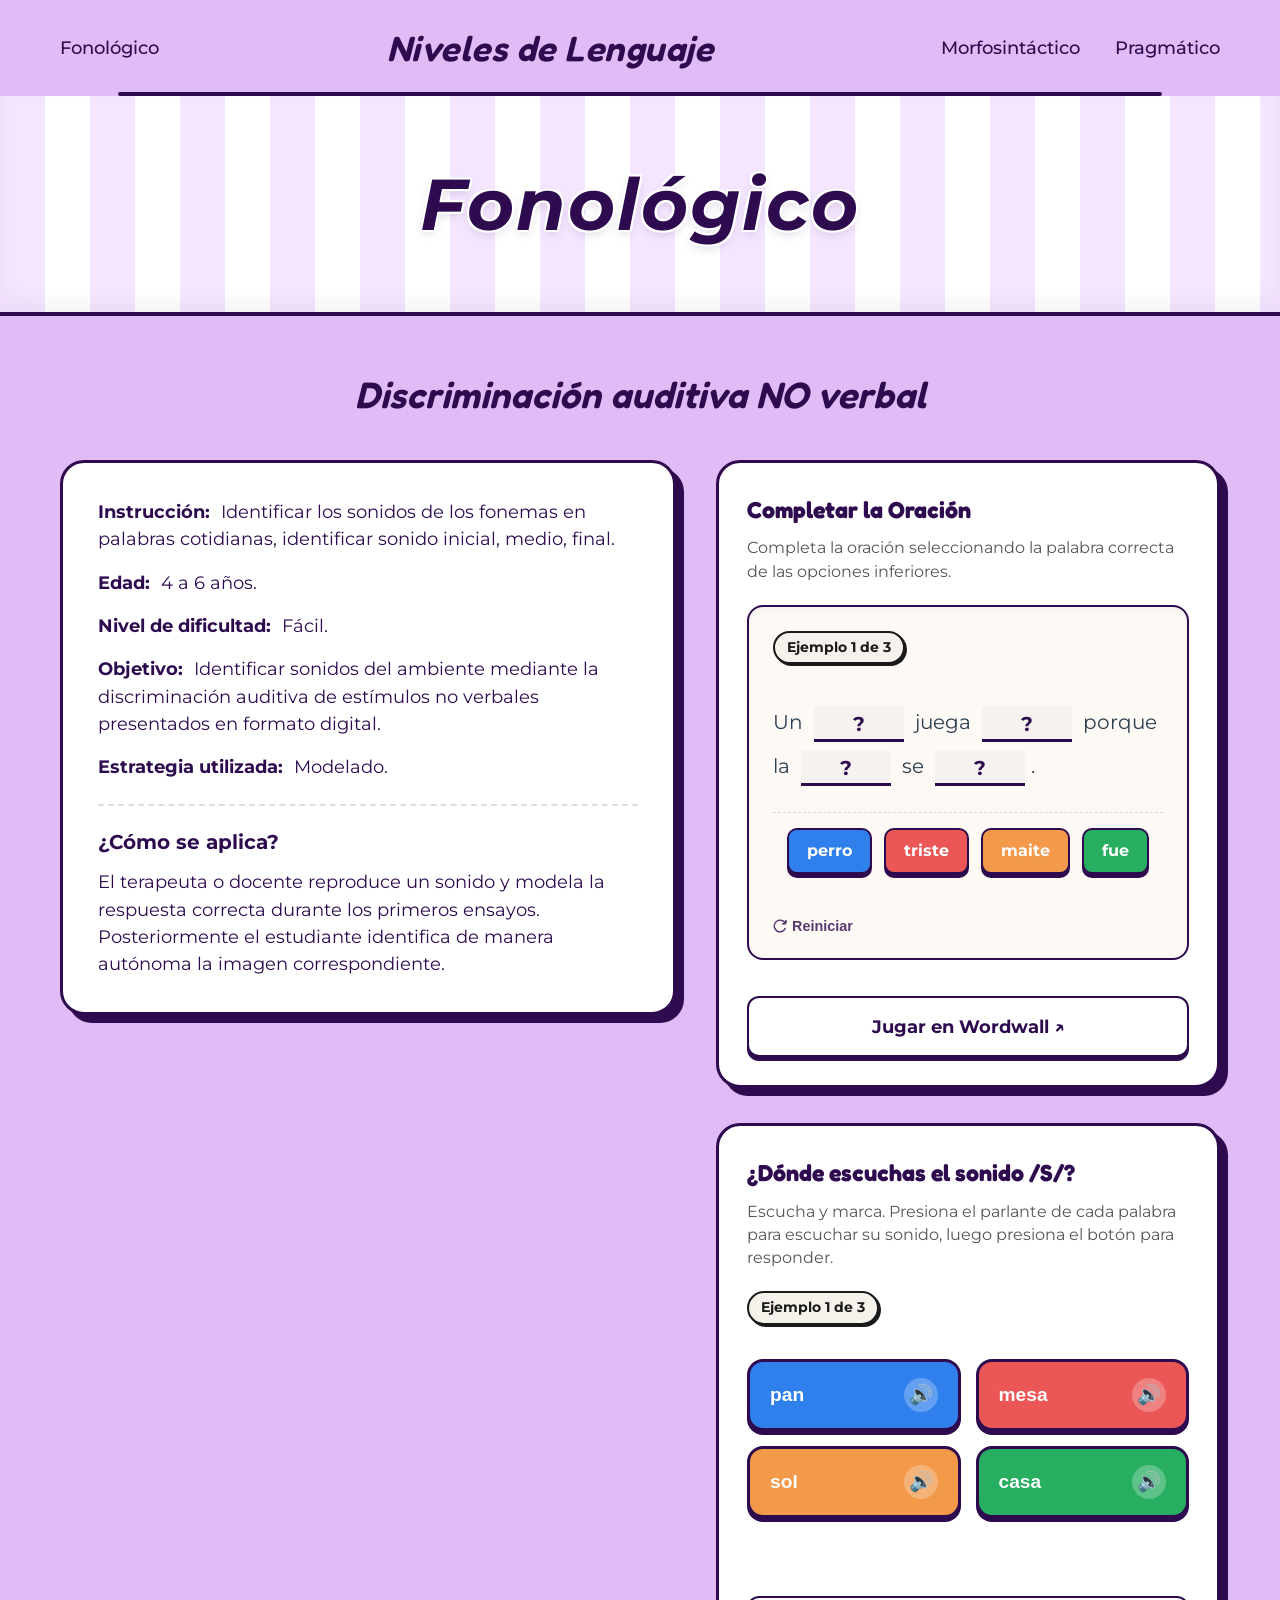
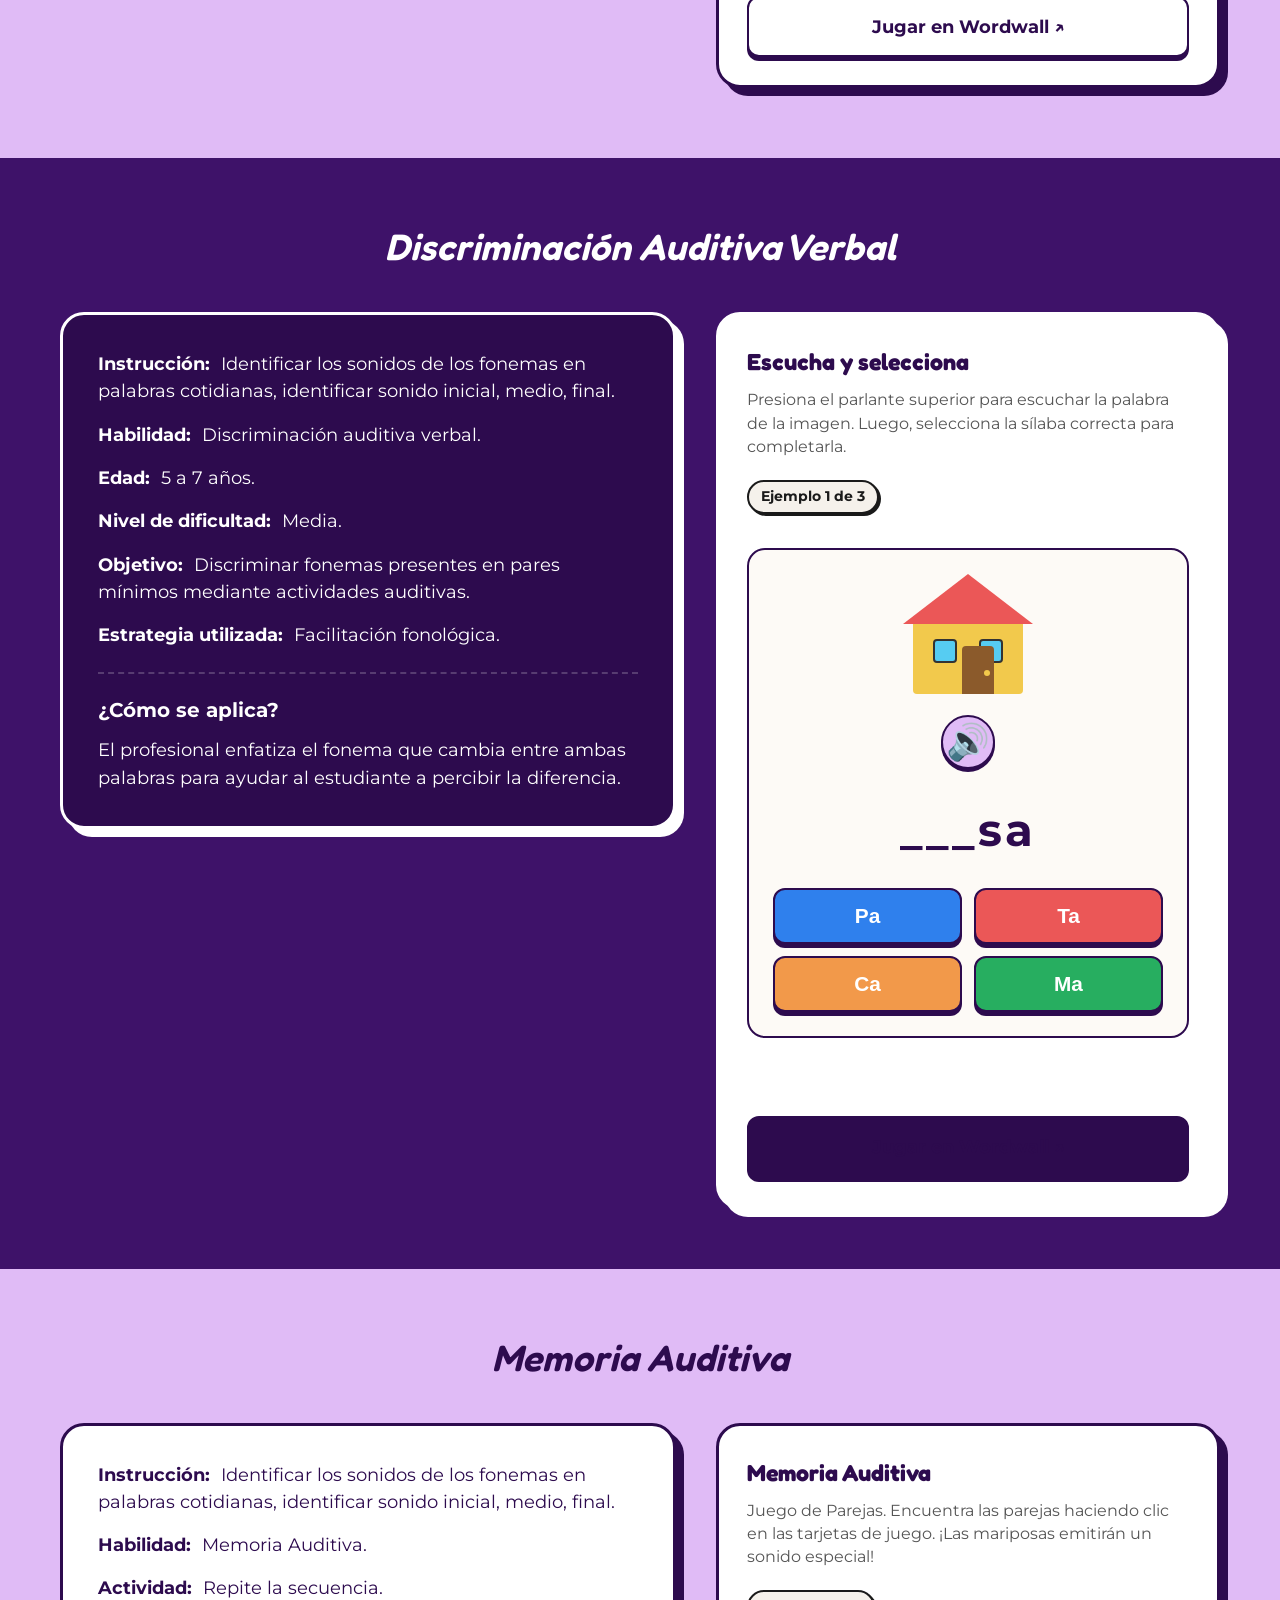
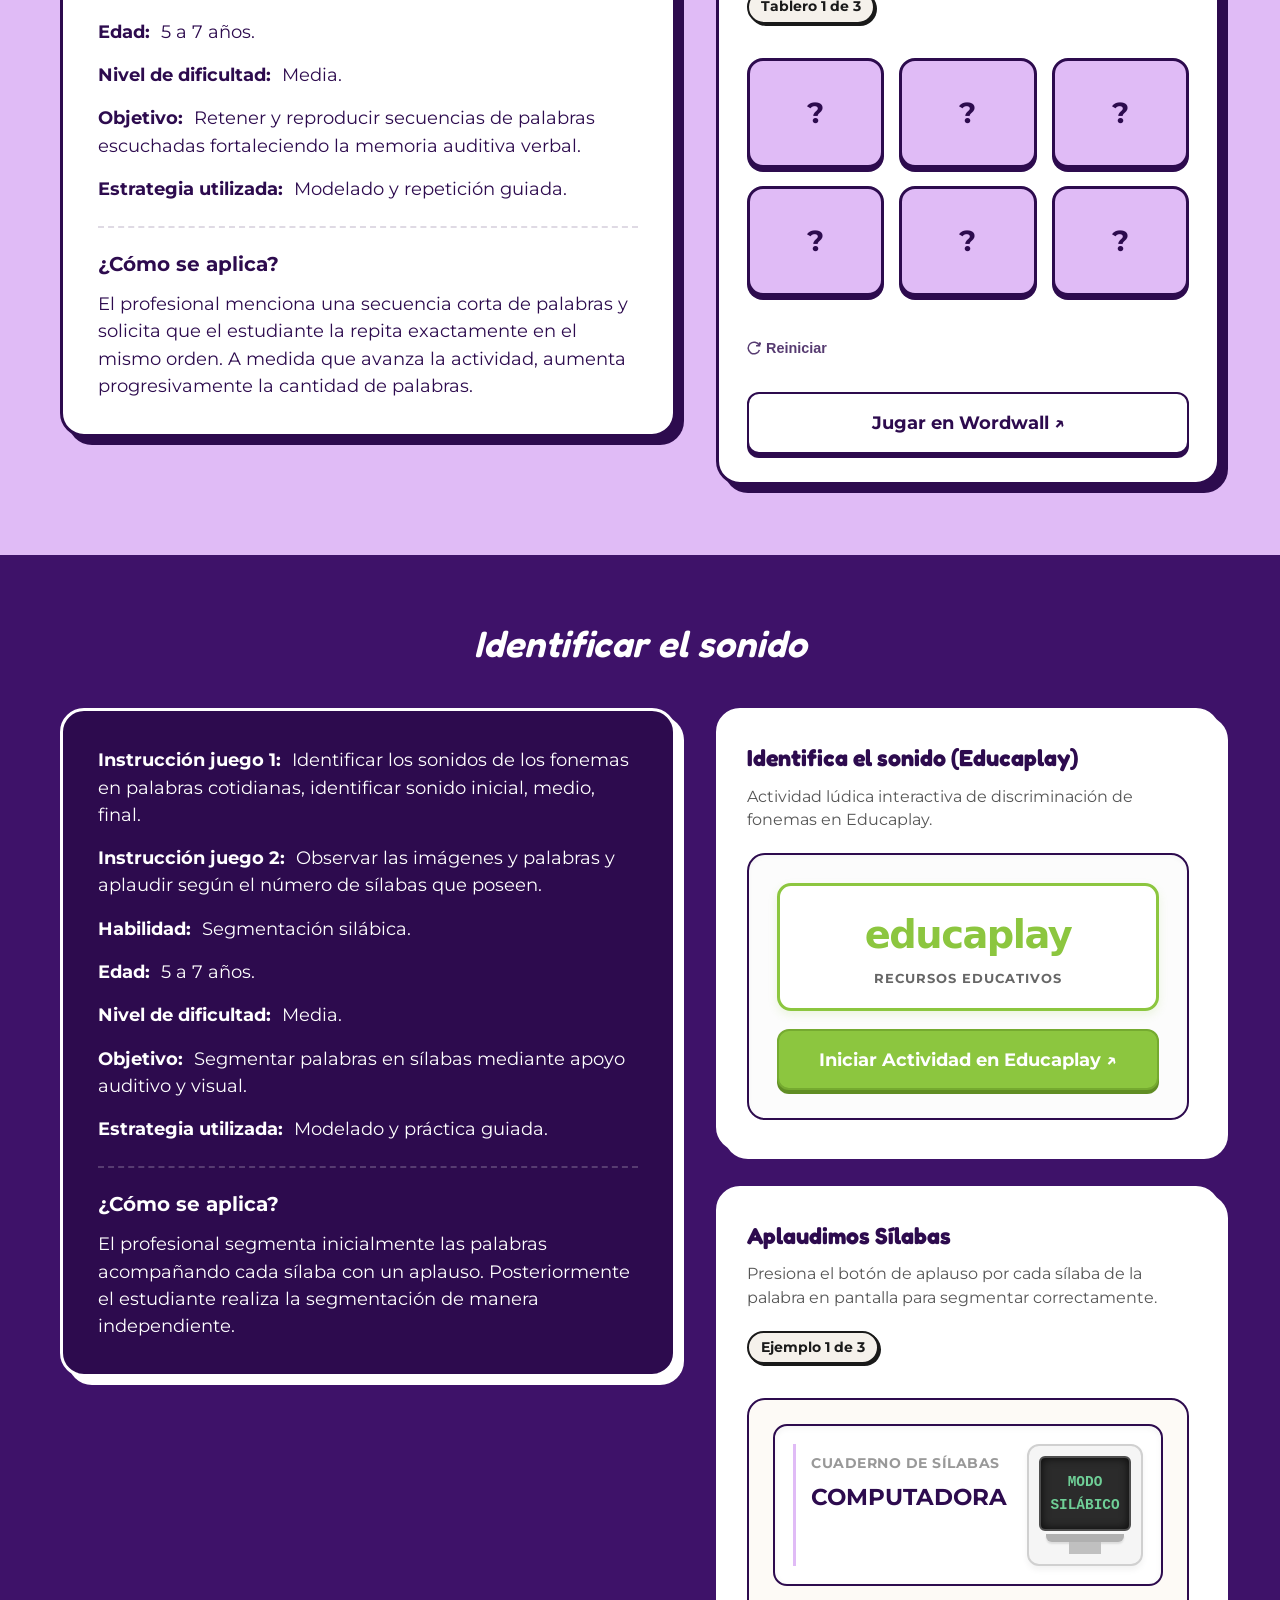
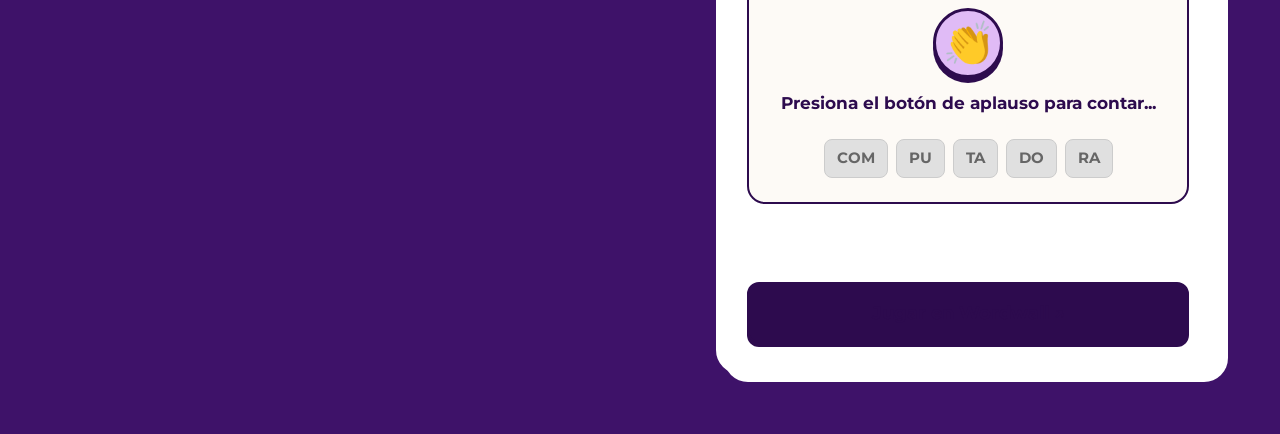
<file: fonologico.html>
<!DOCTYPE html>
<html lang="es">
<head>
    <meta charset="UTF-8">
    <meta name="viewport" content="width=device-width, initial-scale=1.0">
    <title>Nivel Fonológico - Niveles de Lenguaje</title>
    <link rel="stylesheet" href="styles.css">
</head>
<body class="purple-theme">
    <!-- OVERLAY DE TRANSICIÓN CIRCULAR -->
    <div class="page-transition-overlay expanding" aria-hidden="true"></div>

    <!-- NAVBAR - APARECE EN TODAS LAS PÁGINAS -->
    <nav class="navbar">
        <div class="navbar-container">
            <div class="navbar-left-links">
                <a href="fonologico.html" class="navbar-link">Fonológico</a>
            </div>
            <a href="index.html" class="navbar-title-link">
                <h1 class="navbar-title">Niveles de Lenguaje</h1>
            </a>
            <div class="navbar-right-links">
                <a href="morfosintactico.html" class="navbar-link">Morfosintáctico</a>
                <a href="pragmatico.html" class="navbar-link">Pragmático</a>
            </div>
        </div>
        <div class="navbar-line"></div>
    </nav>

    <!-- CONTENIDO PRINCIPAL -->
    <main class="main-content" style="padding: 40px 0 0 0;">
        <!-- CABECERA LISTADA -->
        <div class="striped-header-container">
            <div class="striped-header">
                <h2>Fonológico</h2>
            </div>
        </div>

        <!-- SECCIÓN 1: Discriminación auditiva NO verbal -->
        <section class="activity-section">
            <h3 class="activity-section-title">Discriminación auditiva NO verbal</h3>
            <div class="activity-content-grid">
                <!-- Columna Izquierda: Ficha Técnica -->
                <div class="activity-card-container">
                    <ul class="metadata-list">
                        <li class="metadata-item"><span class="metadata-label">Instrucción:</span> Identificar los sonidos de los fonemas en palabras cotidianas, identificar sonido inicial, medio, final.</li>
                        <li class="metadata-item"><span class="metadata-label">Edad:</span> 4 a 6 años.</li>
                        <li class="metadata-item"><span class="metadata-label">Nivel de dificultad:</span> Fácil.</li>
                        <li class="metadata-item"><span class="metadata-label">Objetivo:</span> Identificar sonidos del ambiente mediante la discriminación auditiva de estímulos no verbales presentados en formato digital.</li>
                        <li class="metadata-item"><span class="metadata-label">Estrategia utilizada:</span> Modelado.</li>
                    </ul>
                    <div class="metadata-how-to">
                        <span class="metadata-how-to-title">¿Cómo se aplica?</span>
                        <p class="metadata-item">El terapeuta o docente reproduce un sonido y modela la respuesta correcta durante los primeros ensayos. Posteriormente el estudiante identifica de manera autónoma la imagen correspondiente.</p>
                    </div>
                </div>

                <!-- Columna Derecha: Actividades/Juegos -->
                <div class="activity-games-column">
                    <!-- Juego 1: Oración Completa -->
                    <div class="game-card" id="cloze-card">
                        <div class="game-info">
                            <span class="game-title">Completar la Oración</span>
                            <p class="game-description">Completa la oración seleccionando la palabra correcta de las opciones inferiores.</p>
                        </div>
                        <div class="mock-cloze-game">
                            <div class="game-level-header">
                                <span class="game-level-indicator" id="cloze-level-indicator">Ejemplo 1 de 3</span>
                            </div>
                            <div class="cloze-sentence" id="cloze-sentence-container">
                                <!-- Generado dinámicamente -->
                            </div>
                            <div class="cloze-options" id="cloze-options-container">
                                <!-- Generado dinámicamente -->
                            </div>
                            <div class="game-controls-row">
                                <button class="game-reset-btn" id="cloze-reset">
                                    <svg width="14" height="14" viewBox="0 0 24 24" fill="none" stroke="currentColor" stroke-width="2.5"><path d="M21.5 2v6h-6M21.34 15.57a10 10 0 1 1-.57-8.38l5.67-5.67"/></svg>
                                    Reiniciar
                                </button>
                                <button class="game-next-btn" id="cloze-next" style="display: none;">
                                    Siguiente Ejemplo ➔
                                </button>
                            </div>
                        </div>
                        <a href="https://wordwall.net/resource/114501019" target="_blank" rel="noopener" class="game-secondary-btn">Jugar en Wordwall ↗</a>
                    </div>

                    <!-- Juego 2: ¿Dónde escuchas /S/? -->
                    <div class="game-card" id="s-quiz-card">
                        <div class="game-info">
                            <span class="game-title" id="s-quiz-title">¿Dónde escuchas /S/?</span>
                            <p class="game-description">Escucha y marca. Presiona el parlante de cada palabra para escuchar su sonido, luego presiona el botón para responder.</p>
                        </div>
                        <div class="game-level-header">
                            <span class="game-level-indicator" id="s-quiz-level-indicator">Ejemplo 1 de 3</span>
                        </div>
                        <div class="mock-quiz-grid" id="s-quiz-grid-container">
                            <!-- Generado dinámicamente -->
                        </div>
                        <div class="game-controls-row">
                            <button class="game-next-btn" id="s-quiz-next" style="display: none;">
                                Siguiente Ejemplo ➔
                            </button>
                        </div>
                        <a href="https://wordwall.net/resource/114501537" target="_blank" rel="noopener" class="game-secondary-btn">Jugar en Wordwall ↗</a>
                    </div>
                </div>
            </div>
        </section>

        <!-- SECCIÓN 2: Discriminación Auditiva Verbal (Fondo Morado Profundo) -->
        <div class="dark-purple-section">
            <section class="activity-section">
                <h3 class="activity-section-title">Discriminación Auditiva Verbal</h3>
                <div class="activity-content-grid">
                    <!-- Columna Izquierda: Ficha Técnica -->
                    <div class="activity-card-container">
                        <ul class="metadata-list">
                            <li class="metadata-item"><span class="metadata-label">Instrucción:</span> Identificar los sonidos de los fonemas en palabras cotidianas, identificar sonido inicial, medio, final.</li>
                            <li class="metadata-item"><span class="metadata-label">Habilidad:</span> Discriminación auditiva verbal.</li>
                            <li class="metadata-item"><span class="metadata-label">Edad:</span> 5 a 7 años.</li>
                            <li class="metadata-item"><span class="metadata-label">Nivel de dificultad:</span> Media.</li>
                            <li class="metadata-item"><span class="metadata-label">Objetivo:</span> Discriminar fonemas presentes en pares mínimos mediante actividades auditivas.</li>
                            <li class="metadata-item"><span class="metadata-label">Estrategia utilizada:</span> Facilitación fonológica.</li>
                        </ul>
                        <div class="metadata-how-to">
                            <span class="metadata-how-to-title">¿Cómo se aplica?</span>
                            <p class="metadata-item">El profesional enfatiza el fonema que cambia entre ambas palabras para ayudar al estudiante a percibir la diferencia.</p>
                        </div>
                    </div>

                    <!-- Columna Derecha: Actividades/Juegos -->
                    <div class="activity-games-column">
                        <div class="game-card" id="sa-quiz-card">
                            <div class="game-info">
                                <span class="game-title">Escucha y selecciona</span>
                                <p class="game-description">Presiona el parlante superior para escuchar la palabra de la imagen. Luego, selecciona la sílaba correcta para completarla.</p>
                            </div>
                            <div class="game-level-header">
                                <span class="game-level-indicator" id="sa-level-indicator">Ejemplo 1 de 3</span>
                            </div>
                            <div class="mock-sa-game">
                                <div class="sa-display-card">
                                    <div id="sa-illustration-container">
                                        <!-- Inyectado dinámicamente -->
                                    </div>
                                    <button class="sa-speaker-main" id="sa-speaker" aria-label="Escuchar palabra objetivo">🔊</button>
                                    <div class="sa-word-blank" id="sa-word-display">___sa</div>
                                </div>
                                <div class="sa-options-grid" id="sa-options-container">
                                    <!-- Inyectado dinámicamente -->
                                </div>
                            </div>
                            <div class="game-controls-row">
                                <button class="game-next-btn" id="sa-next" style="display: none;">
                                    Siguiente Ejemplo ➔
                                </button>
                            </div>
                            <a href="https://wordwall.net/resource/113362961" target="_blank" rel="noopener" class="game-secondary-btn">Jugar en Wordwall ↗</a>
                        </div>
                    </div>
                </div>
            </section>
        </div>

        <!-- SECCIÓN 3: Memoria Auditiva -->
        <section class="activity-section" style="margin-top: 60px;">
            <h3 class="activity-section-title">Memoria Auditiva</h3>
            <div class="activity-content-grid">
                <!-- Columna Izquierda: Ficha Técnica -->
                <div class="activity-card-container">
                    <ul class="metadata-list">
                        <li class="metadata-item"><span class="metadata-label">Instrucción:</span> Identificar los sonidos de los fonemas en palabras cotidianas, identificar sonido inicial, medio, final.</li>
                        <li class="metadata-item"><span class="metadata-label">Habilidad:</span> Memoria Auditiva.</li>
                        <li class="metadata-item"><span class="metadata-label">Actividad:</span> Repite la secuencia.</li>
                        <li class="metadata-item"><span class="metadata-label">Edad:</span> 5 a 7 años.</li>
                        <li class="metadata-item"><span class="metadata-label">Nivel de dificultad:</span> Media.</li>
                        <li class="metadata-item"><span class="metadata-label">Objetivo:</span> Retener y reproducir secuencias de palabras escuchadas fortaleciendo la memoria auditiva verbal.</li>
                        <li class="metadata-item"><span class="metadata-label">Estrategia utilizada:</span> Modelado y repetición guiada.</li>
                    </ul>
                    <div class="metadata-how-to">
                        <span class="metadata-how-to-title">¿Cómo se aplica?</span>
                        <p class="metadata-item">El profesional menciona una secuencia corta de palabras y solicita que el estudiante la repita exactamente en el mismo orden. A medida que avanza la actividad, aumenta progresivamente la cantidad de palabras.</p>
                    </div>
                </div>

                <!-- Columna Derecha: Actividades/Juegos -->
                <div class="activity-games-column">
                    <div class="game-card" id="memory-card">
                        <div class="game-info">
                            <span class="game-title">Memoria Auditiva</span>
                            <p class="game-description">Juego de Parejas. Encuentra las parejas haciendo clic en las tarjetas de juego. ¡Las mariposas emitirán un sonido especial!</p>
                        </div>
                        <div class="game-level-header">
                            <span class="game-level-indicator" id="memory-level-indicator">Ejemplo 1 de 3</span>
                        </div>
                        <div class="mock-memory-board" id="memory-board">
                            <!-- Inyectado dinámicamente -->
                        </div>
                        <div class="game-controls-row">
                            <button class="game-reset-btn" id="memory-reset">
                                <svg width="14" height="14" viewBox="0 0 24 24" fill="none" stroke="currentColor" stroke-width="2.5"><path d="M21.5 2v6h-6M21.34 15.57a10 10 0 1 1-.57-8.38l5.67-5.67"/></svg>
                                Reiniciar
                            </button>
                            <button class="game-next-btn" id="memory-next" style="display: none;">
                                Siguiente Tablero ➔
                            </button>
                        </div>
                        <a href="https://wordwall.net/resource/113362368" target="_blank" rel="noopener" class="game-secondary-btn">Jugar en Wordwall ↗</a>
                    </div>
                </div>
            </div>
        </section>

        <!-- SECCIÓN 4: Identificar el sonido (Fondo Morado Profundo) -->
        <div class="dark-purple-section" style="padding-bottom: 60px;">
            <section class="activity-section">
                <h3 class="activity-section-title">Identificar el sonido</h3>
                <div class="activity-content-grid">
                    <!-- Columna Izquierda: Ficha Técnica -->
                    <div class="activity-card-container">
                        <ul class="metadata-list">
                            <li class="metadata-item"><span class="metadata-label">Instrucción juego 1:</span> Identificar los sonidos de los fonemas en palabras cotidianas, identificar sonido inicial, medio, final.</li>
                            <li class="metadata-item"><span class="metadata-label">Instrucción juego 2:</span> Observar las imágenes y palabras y aplaudir según el número de sílabas que poseen.</li>
                            <li class="metadata-item"><span class="metadata-label">Habilidad:</span> Segmentación silábica.</li>
                            <li class="metadata-item"><span class="metadata-label">Edad:</span> 5 a 7 años.</li>
                            <li class="metadata-item"><span class="metadata-label">Nivel de dificultad:</span> Media.</li>
                            <li class="metadata-item"><span class="metadata-label">Objetivo:</span> Segmentar palabras en sílabas mediante apoyo auditivo y visual.</li>
                            <li class="metadata-item"><span class="metadata-label">Estrategia utilizada:</span> Modelado y práctica guiada.</li>
                        </ul>
                        <div class="metadata-how-to">
                            <span class="metadata-how-to-title">¿Cómo se aplica?</span>
                            <p class="metadata-item">El profesional segmenta inicialmente las palabras acompañando cada sílaba con un aplauso. Posteriormente el estudiante realiza la segmentación de manera independiente.</p>
                        </div>
                    </div>

                    <!-- Columna Derecha: Actividades/Juegos -->
                    <div class="activity-games-column">
                        <!-- Recurso Educaplay -->
                        <div class="game-card">
                            <div class="game-info">
                                <span class="game-title">Identifica el sonido (Educaplay)</span>
                                <p class="game-description">Actividad lúdica interactiva de discriminación de fonemas en Educaplay.</p>
                            </div>
                            <div class="mock-educaplay-logo">
                                <div class="educaplay-banner" aria-hidden="true">
                                    <span class="educaplay-text-logo">educaplay</span>
                                    <span class="educaplay-tagline">Recursos Educativos</span>
                                </div>
                                <a href="https://www.educaplay.com/learning-resources/29141593-identifica_el_sonido.html" target="_blank" rel="noopener" class="educaplay-link-btn">Iniciar Actividad en Educaplay ↗</a>
                            </div>
                        </div>

                        <!-- Juego de Aplausos -->
                        <div class="game-card" id="clapping-card">
                            <div class="game-info">
                                <span class="game-title">Aplaudimos Sílabas</span>
                                <p class="game-description">Presiona el botón de aplauso por cada sílaba de la palabra en pantalla para segmentar correctamente.</p>
                            </div>
                            <div class="game-level-header">
                                <span class="game-level-indicator" id="clapping-level-indicator">Ejemplo 1 de 3</span>
                            </div>
                            <div class="mock-clapping">
                                <div class="clapping-display">
                                    <div class="clapping-notebook">
                                        <span class="clapping-notebook-title">Cuaderno de sílabas</span>
                                        <span class="clapping-notebook-word" id="clapping-word-label">COMPUTADORA</span>
                                        <div class="clapping-notebook-syllables" id="clapping-notebook-syllables"></div>
                                    </div>
                                    <div class="clapping-computer" aria-hidden="true">
                                        <div class="clapping-screen" id="clapping-screen">MODO SILÁBICO</div>
                                        <div class="clapping-keyboard"></div>
                                        <div class="clapping-base"></div>
                                    </div>
                                </div>
                                <div class="clapping-controls">
                                    <button class="clap-interactive-btn" id="clap-btn" aria-label="Aplaudir">👏</button>
                                    <div class="clap-feedback" id="clap-feedback">Presiona el botón de aplauso para contar...</div>
                                    <div class="clapping-syllable-chips" id="clapping-chips">
                                        <!-- Inyectado dinámicamente -->
                                    </div>
                                </div>
                            </div>
                            <div class="game-controls-row">
                                <button class="game-next-btn" id="clapping-next" style="display: none;">
                                    Siguiente Ejemplo ➔
                                </button>
                            </div>
                            <a href="https://wordwall.net/resource/114103410" target="_blank" rel="noopener" class="game-secondary-btn">Jugar en Wordwall ↗</a>
                        </div>
                    </div>
                </div>
            </section>
        </div>
    </main>

    <script src="script.js"></script>
</body>
</html>
</file>
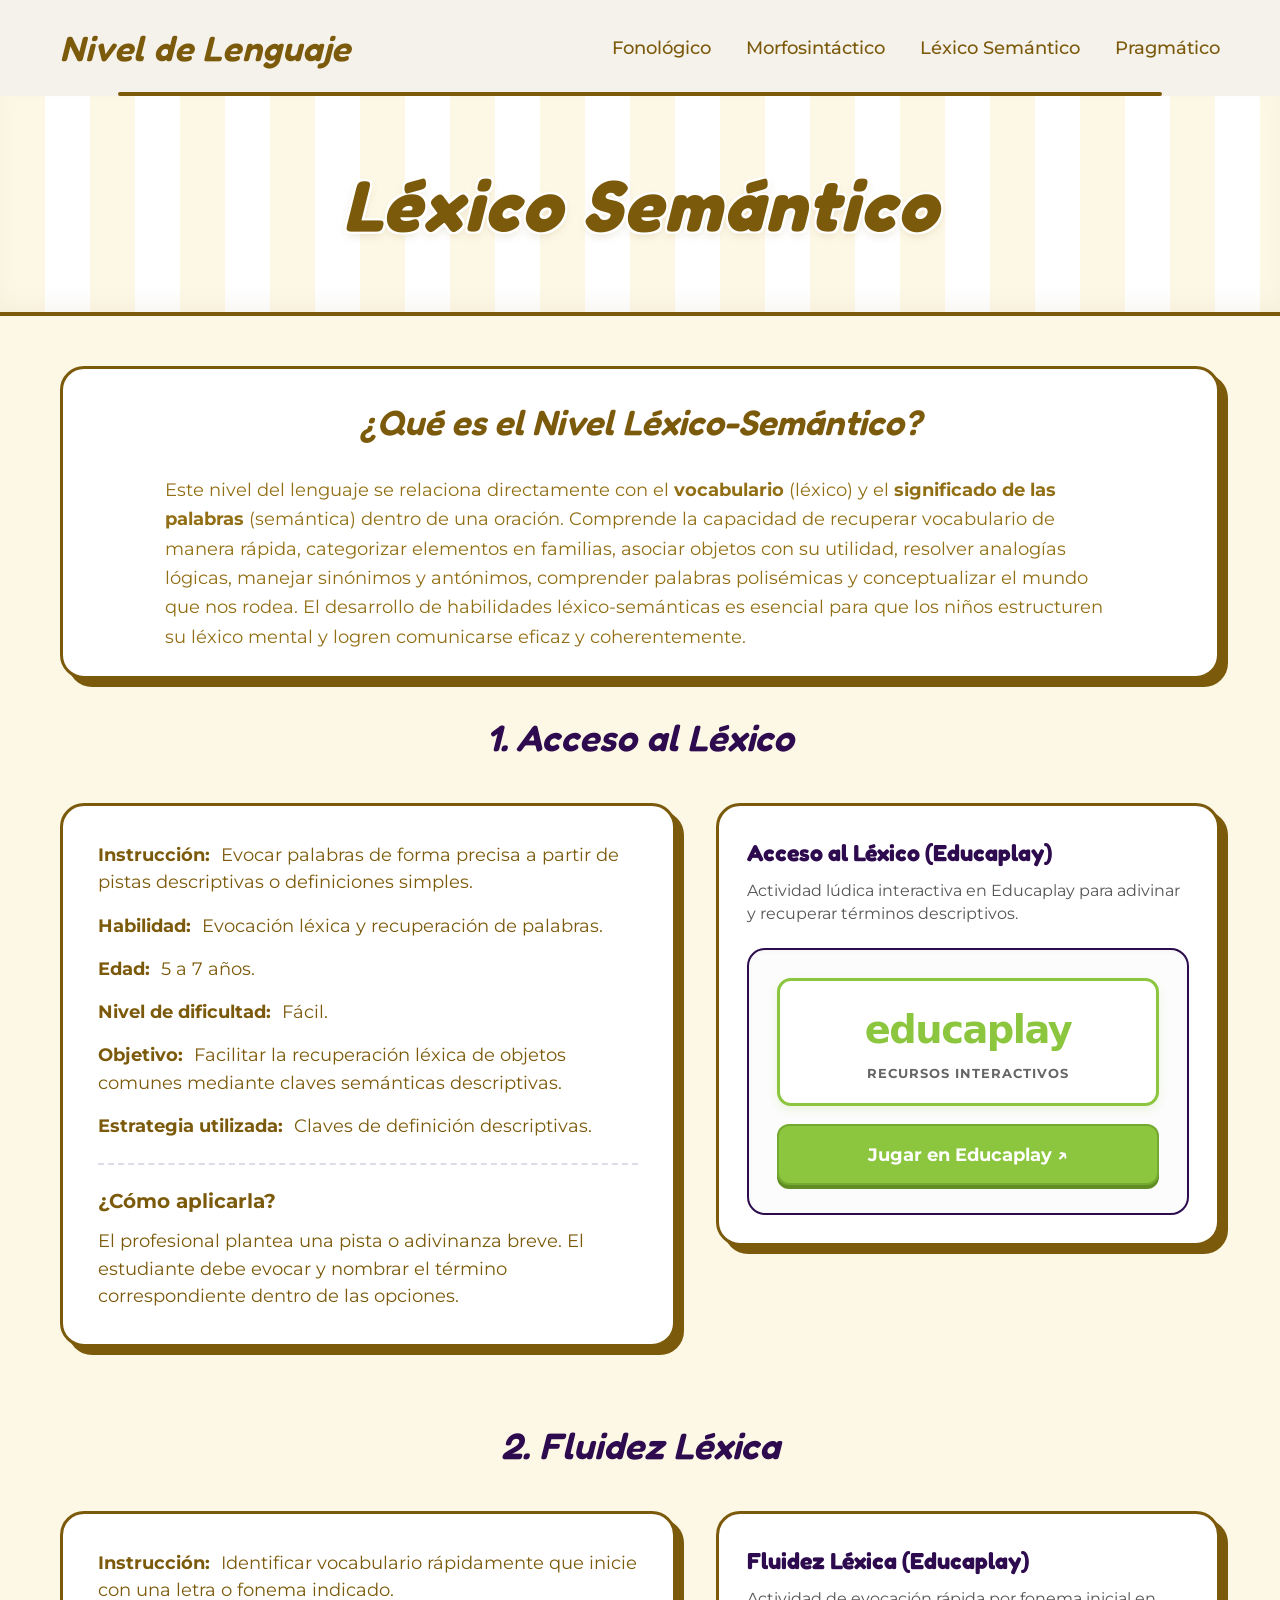
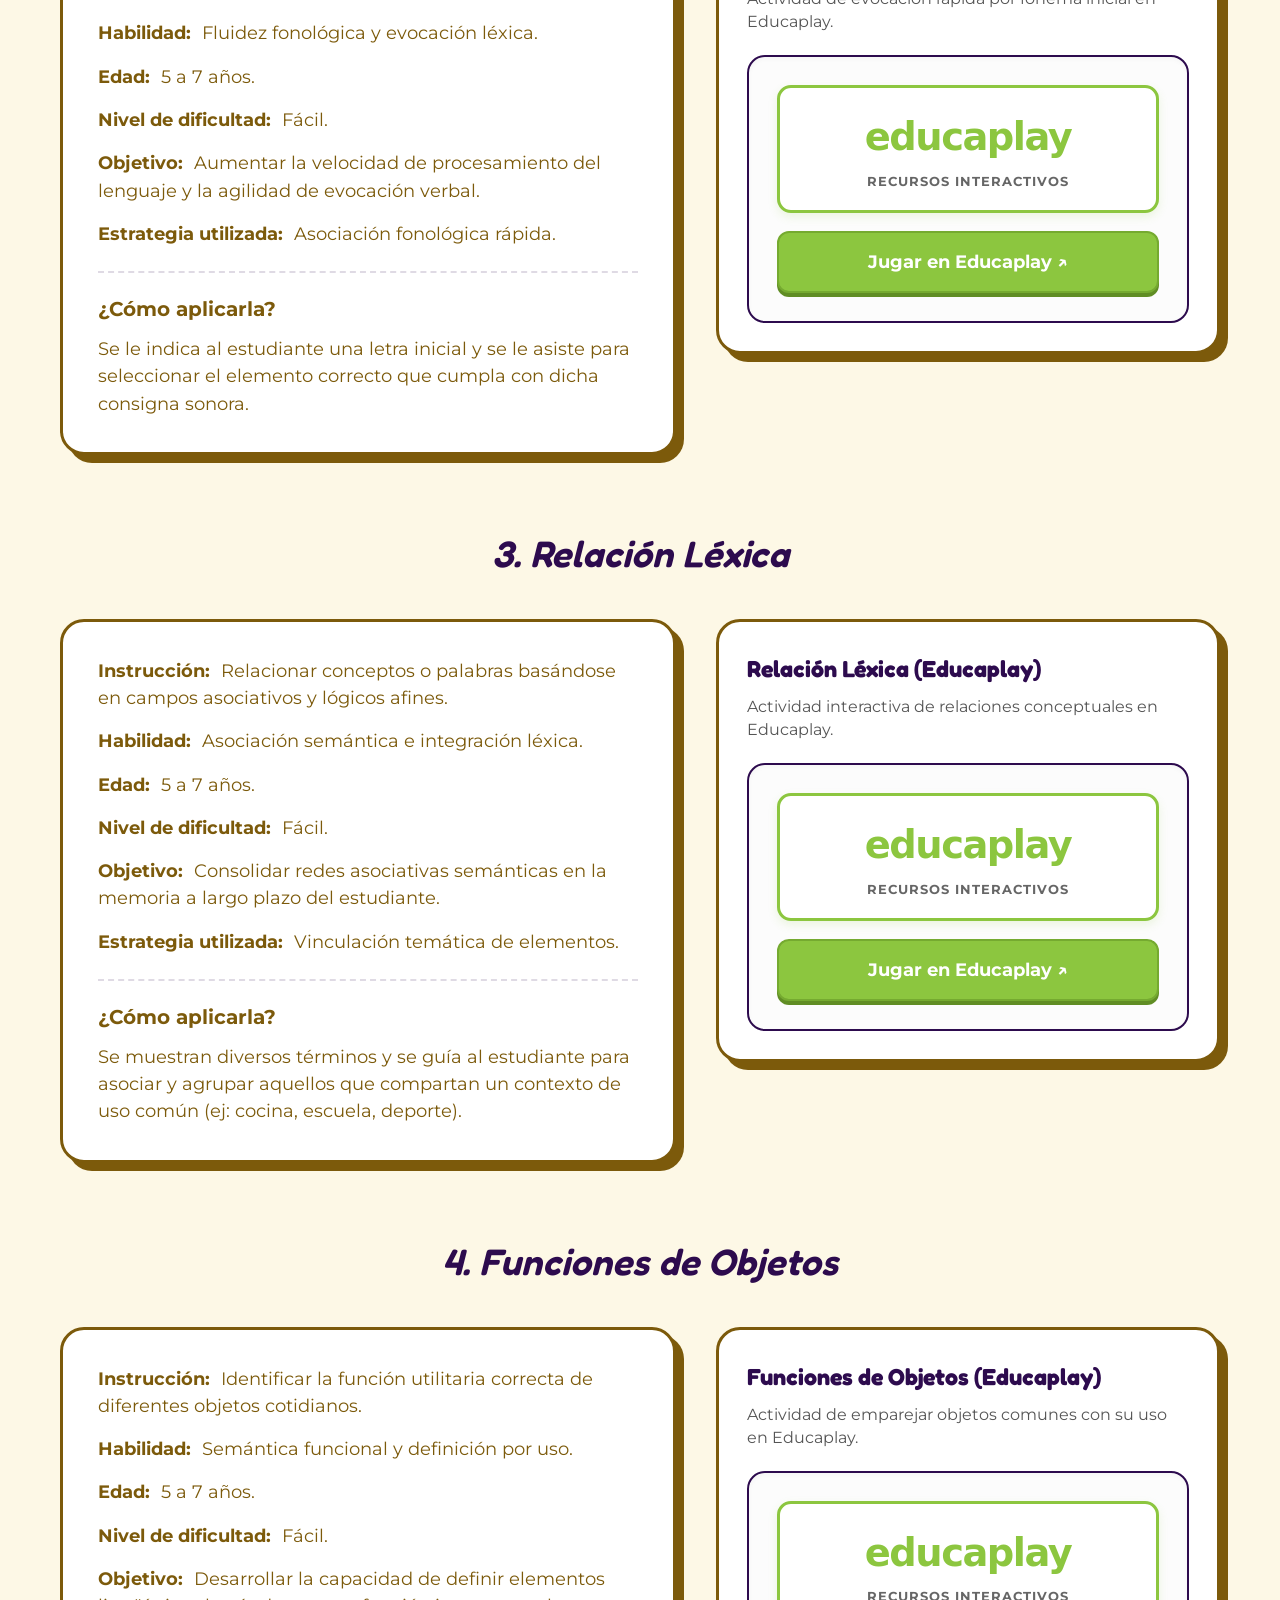
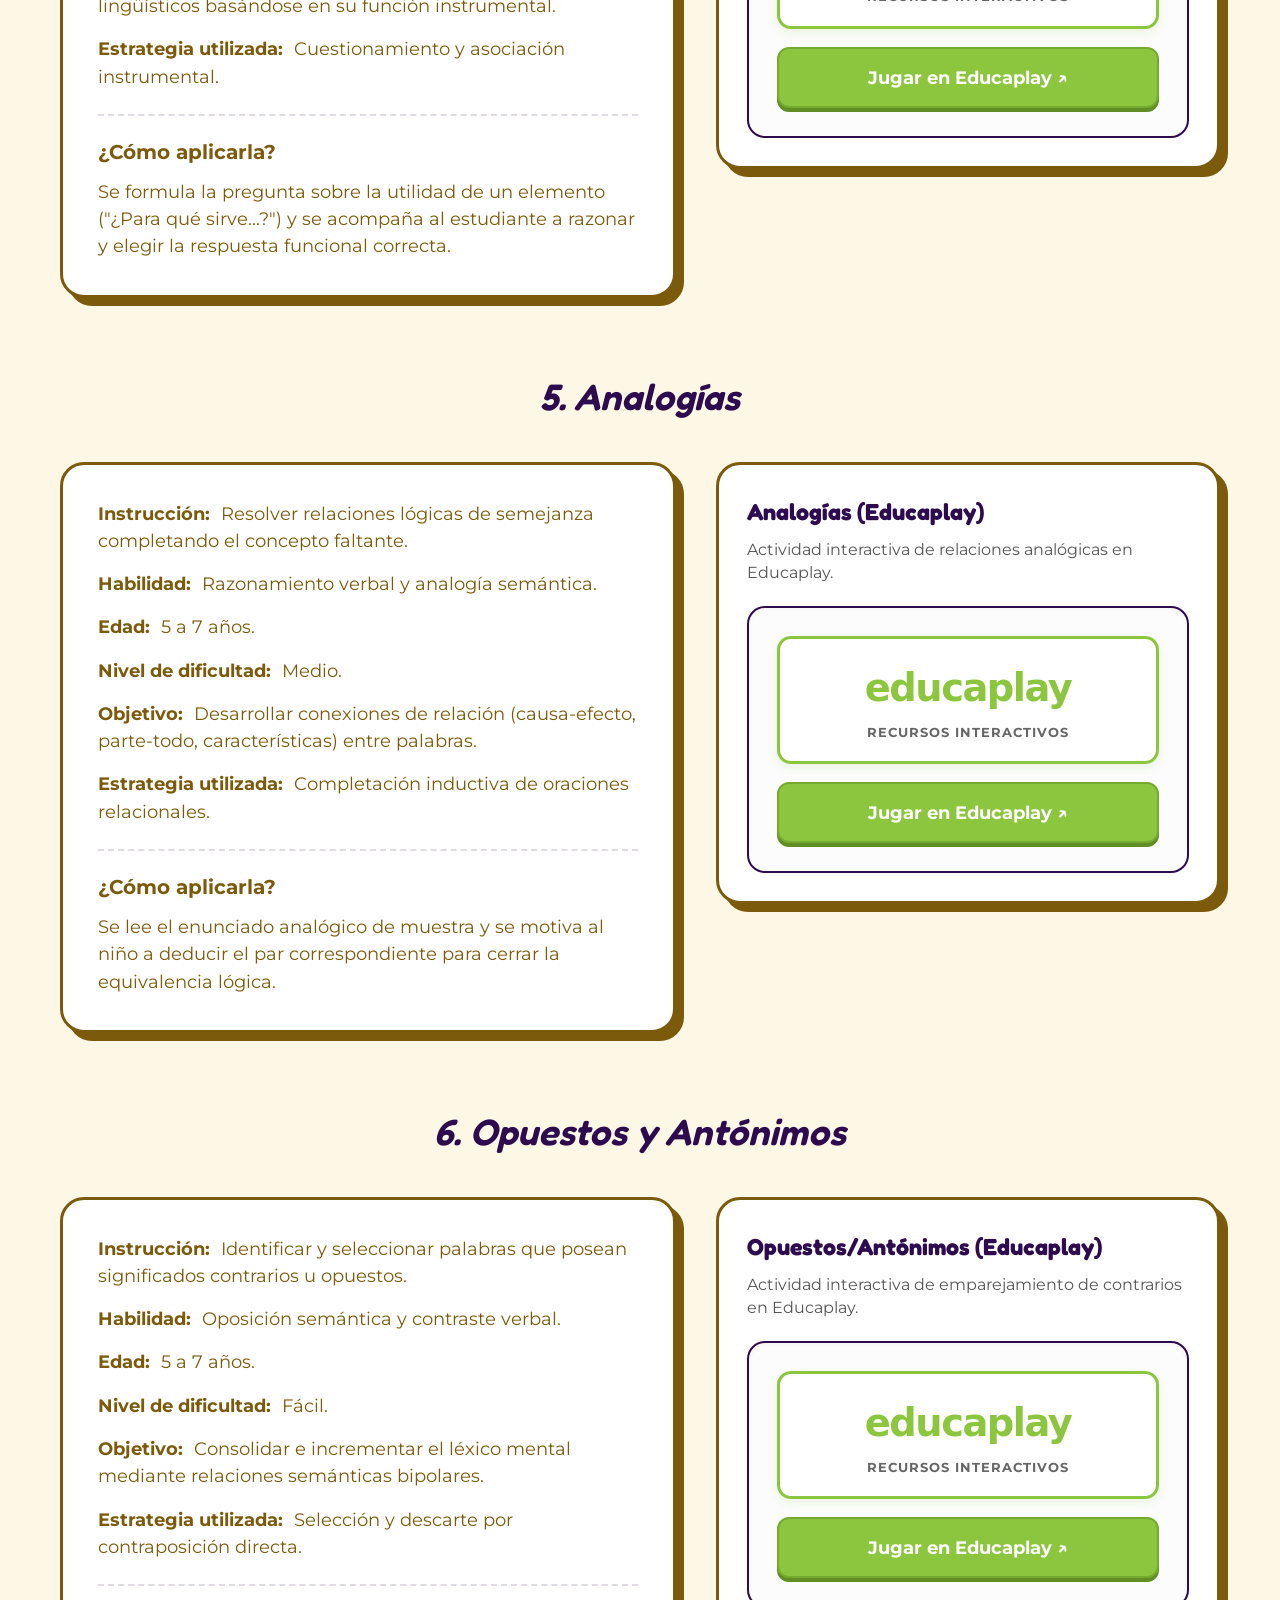
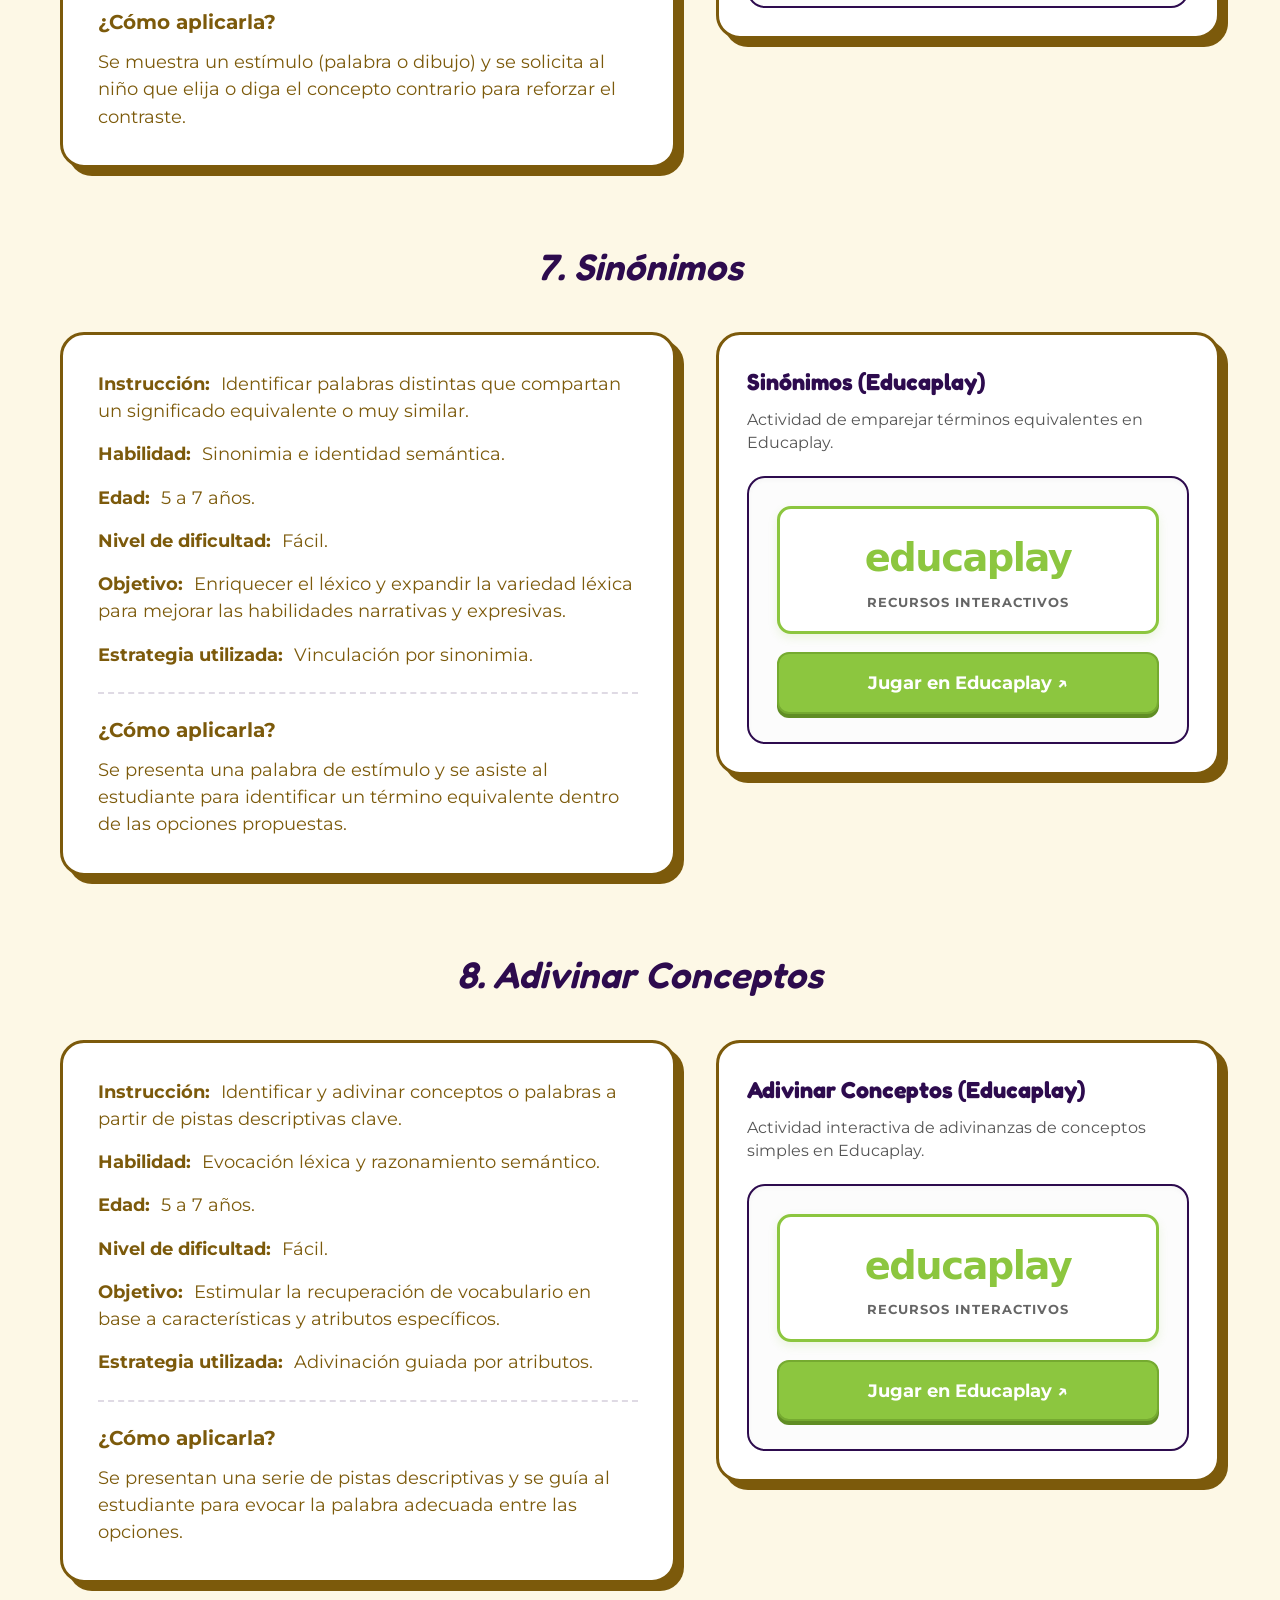
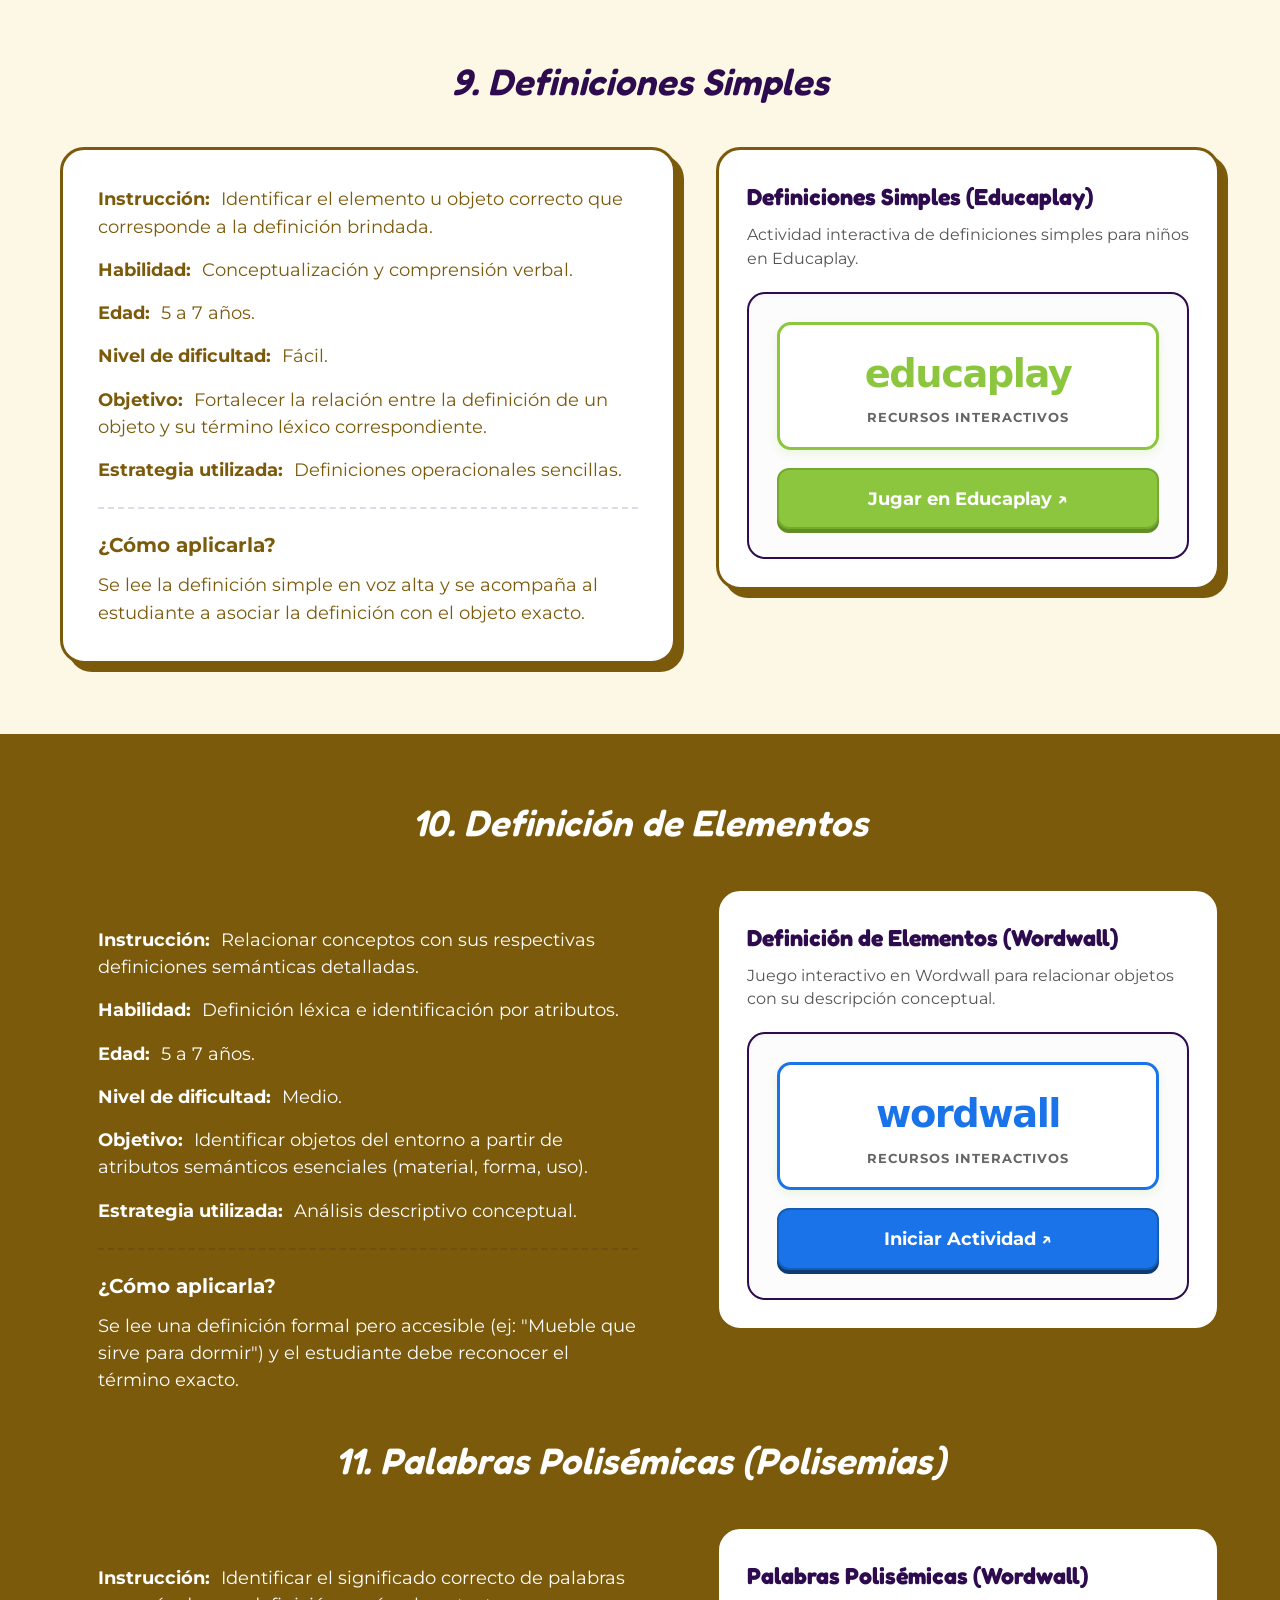
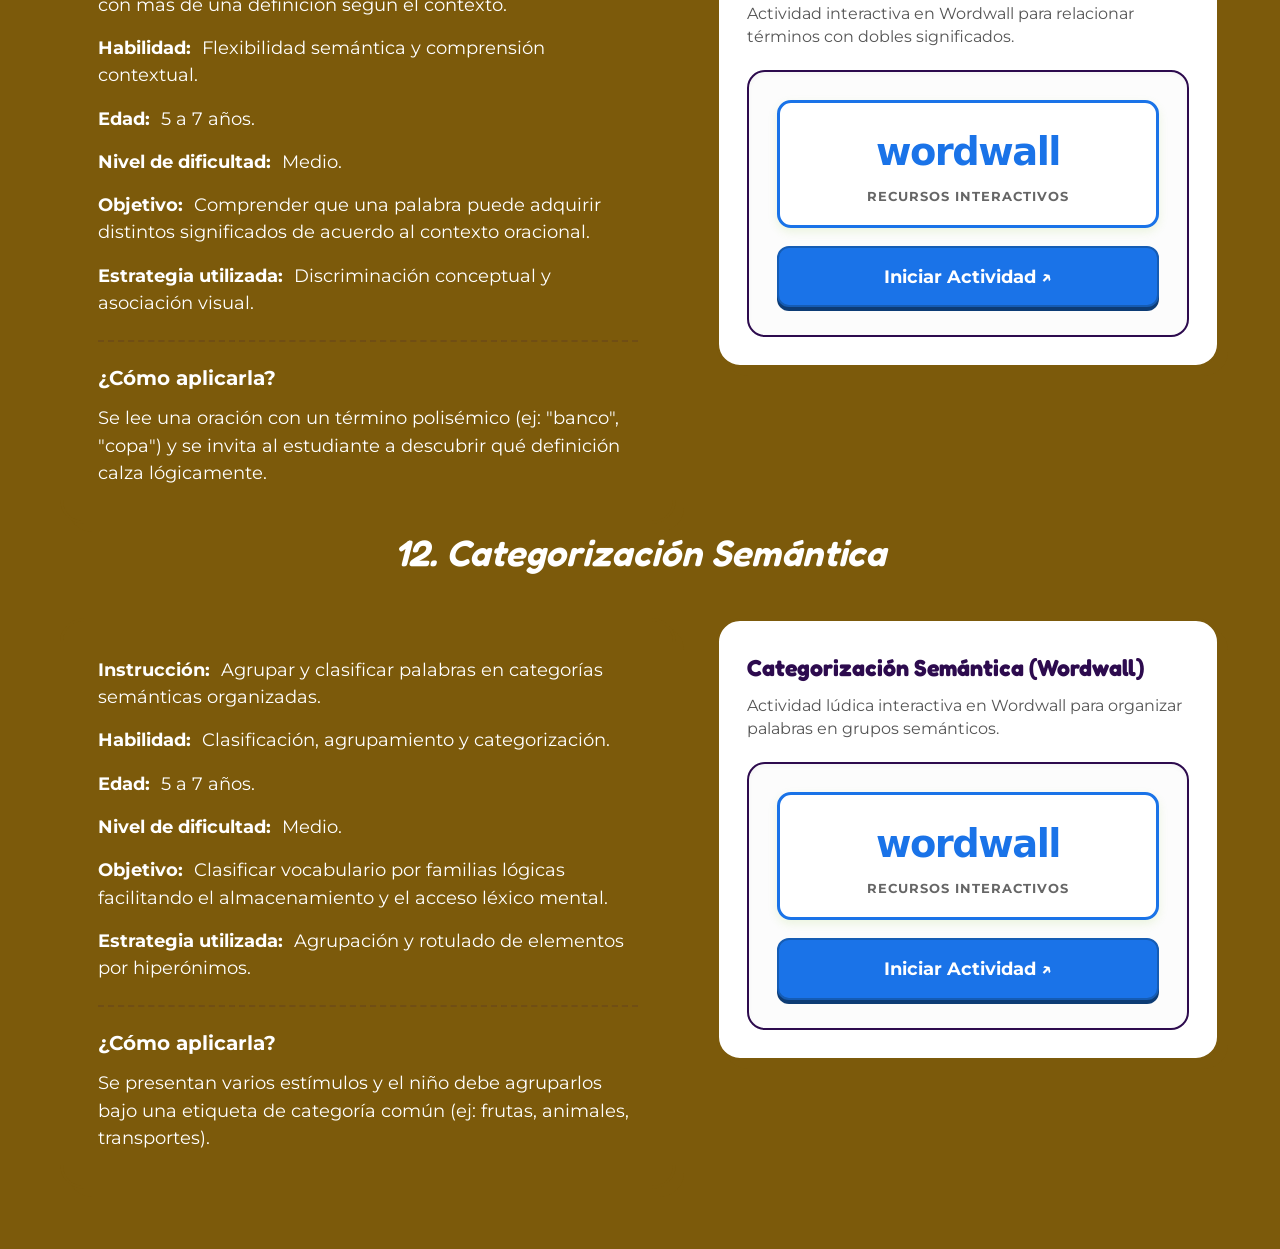
<file: lexico-semantico.html>
<!DOCTYPE html>
<html lang="es">
<head>
    <meta charset="UTF-8">
    <meta name="viewport" content="width=device-width, initial-scale=1.0">
    <title>Nivel Léxico-Semántico - Niveles de Lenguaje</title>
    <link rel="icon" type="image/png" href="img/illustrations/conejos.png">
    <link rel="stylesheet" href="styles.css">
</head>
<body class="amber-theme">
    <!-- OVERLAY DE TRANSICIÓN CIRCULAR -->
    <div class="page-transition-overlay expanding" aria-hidden="true"></div>

    <!-- NAVBAR - APARECE EN TODAS LAS PÁGINAS -->
    <nav class="navbar">
        <div class="navbar-container">
            <a href="index.html" class="navbar-title-link">
                <h1 class="navbar-title">Nivel de Lenguaje</h1>
            </a>
            <div class="navbar-right-links">
                <a href="fonologico.html" class="navbar-link">Fonológico</a>
                <a href="morfosintactico.html" class="navbar-link">Morfosintáctico</a>
                <a href="lexico-semantico.html" class="navbar-link">Léxico Semántico</a>
                <a href="pragmatico.html" class="navbar-link">Pragmático</a>
            </div>
        </div>
        <div class="navbar-line"></div>
    </nav>

    <!-- CONTENIDO PRINCIPAL -->
    <main class="main-content" style="padding: 40px 0 0 0;">
        <!-- CABECERA LISTADA -->
        <div class="striped-header-container">
            <div class="striped-header">
                <h2>Léxico Semántico</h2>
            </div>
        </div>

        <!-- DESCRIPCIÓN DEL NIVEL LÉXICO-SEMÁNTICO -->
        <section class="activity-section" style="margin-bottom: 30px;">
            <div class="activity-card-container" style="background: #ffffff; width: 100%; box-sizing: border-box; max-width: 1200px; margin: 0 auto; padding: 25px;">
                <h3 class="levels-subtitle" style="margin-top: 0; color: #7c5a0b; font-family: 'Fredoka', sans-serif; text-align: center;">¿Qué es el Nivel Léxico-Semántico?</h3>
                <p class="levels-text" style="color: #926f15; font-size: 1.15rem; line-height: 1.6; margin-bottom: 0;">
                    Este nivel del lenguaje se relaciona directamente con el <strong>vocabulario</strong> (léxico) y el <strong>significado de las palabras</strong> (semántica) dentro de una oración. Comprende la capacidad de recuperar vocabulario de manera rápida, categorizar elementos en familias, asociar objetos con su utilidad, resolver analogías lógicas, manejar sinónimos y antónimos, comprender palabras polisémicas y conceptualizar el mundo que nos rodea. El desarrollo de habilidades léxico-semánticas es esencial para que los niños estructuren su léxico mental y logren comunicarse eficaz y coherentemente.
                </p>
            </div>
        </section>

        <!-- SECCIÓN 1: Acceso al Léxico (Fondo Claro) -->
        <section class="activity-section" id="seccion-acceso-lexico">
            <h3 class="activity-section-title">1. Acceso al Léxico</h3>
            <div class="activity-content-grid">
                <!-- Ficha Técnica -->
                <div class="activity-card-container">
                    <ul class="metadata-list">
                        <li class="metadata-item"><span class="metadata-label">Instrucción:</span> Evocar palabras de forma precisa a partir de pistas descriptivas o definiciones simples.</li>
                        <li class="metadata-item"><span class="metadata-label">Habilidad:</span> Evocación léxica y recuperación de palabras.</li>
                        <li class="metadata-item"><span class="metadata-label">Edad:</span> 5 a 7 años.</li>
                        <li class="metadata-item"><span class="metadata-label">Nivel de dificultad:</span> Fácil.</li>
                        <li class="metadata-item"><span class="metadata-label">Objetivo:</span> Facilitar la recuperación léxica de objetos comunes mediante claves semánticas descriptivas.</li>
                        <li class="metadata-item"><span class="metadata-label">Estrategia utilizada:</span> Claves de definición descriptivas.</li>
                    </ul>
                    <div class="metadata-how-to">
                        <span class="metadata-how-to-title">¿Cómo aplicarla?</span>
                        <p class="metadata-item">El profesional plantea una pista o adivinanza breve. El estudiante debe evocar y nombrar el término correspondiente dentro de las opciones.</p>
                    </div>
                </div>
                <!-- Juego Card -->
                <div class="activity-games-column">
                    <div class="game-card">
                        <div class="game-info">
                            <span class="game-title">Acceso al Léxico (Educaplay)</span>
                            <p class="game-description">Actividad lúdica interactiva en Educaplay para adivinar y recuperar términos descriptivos.</p>
                        </div>
                        <div class="mock-educaplay-logo">
                            <div class="educaplay-banner" aria-hidden="true">
                                <span class="educaplay-text-logo">educaplay</span>
                                <span class="educaplay-tagline">Recursos Interactivos</span>
                            </div>
                            <a href="https://es.educaplay.com/recursos-educativos/29800251-acceso_al_lexico_facil_para_ninos.html" target="_blank" rel="noopener" class="educaplay-link-btn">Jugar en Educaplay ↗</a>
                        </div>
                    </div>
                </div>
            </div>
        </section>

        <!-- SECCIÓN 2: Fluidez Léxica (Fondo Claro) -->
        <section class="activity-section" id="seccion-fluidez-lexica">
            <h3 class="activity-section-title">2. Fluidez Léxica</h3>
            <div class="activity-content-grid">
                <!-- Ficha Técnica -->
                <div class="activity-card-container">
                    <ul class="metadata-list">
                        <li class="metadata-item"><span class="metadata-label">Instrucción:</span> Identificar vocabulario rápidamente que inicie con una letra o fonema indicado.</li>
                        <li class="metadata-item"><span class="metadata-label">Habilidad:</span> Fluidez fonológica y evocación léxica.</li>
                        <li class="metadata-item"><span class="metadata-label">Edad:</span> 5 a 7 años.</li>
                        <li class="metadata-item"><span class="metadata-label">Nivel de dificultad:</span> Fácil.</li>
                        <li class="metadata-item"><span class="metadata-label">Objetivo:</span> Aumentar la velocidad de procesamiento del lenguaje y la agilidad de evocación verbal.</li>
                        <li class="metadata-item"><span class="metadata-label">Estrategia utilizada:</span> Asociación fonológica rápida.</li>
                    </ul>
                    <div class="metadata-how-to">
                        <span class="metadata-how-to-title">¿Cómo aplicarla?</span>
                        <p class="metadata-item">Se le indica al estudiante una letra inicial y se le asiste para seleccionar el elemento correcto que cumpla con dicha consigna sonora.</p>
                    </div>
                </div>
                <!-- Juego Card -->
                <div class="activity-games-column">
                    <div class="game-card">
                        <div class="game-info">
                            <span class="game-title">Fluidez Léxica (Educaplay)</span>
                            <p class="game-description">Actividad de evocación rápida por fonema inicial en Educaplay.</p>
                        </div>
                        <div class="mock-educaplay-logo">
                            <div class="educaplay-banner" aria-hidden="true">
                                <span class="educaplay-text-logo">educaplay</span>
                                <span class="educaplay-tagline">Recursos Interactivos</span>
                            </div>
                            <a href="https://es.educaplay.com/recursos-educativos/29800277-fluidez_lexica_para_ninos.html" target="_blank" rel="noopener" class="educaplay-link-btn">Jugar en Educaplay ↗</a>
                        </div>
                    </div>
                </div>
            </div>
        </section>

        <!-- SECCIÓN 3: Relación Léxica (Fondo Claro) -->
        <section class="activity-section" id="seccion-relacion-lexica">
            <h3 class="activity-section-title">3. Relación Léxica</h3>
            <div class="activity-content-grid">
                <!-- Ficha Técnica -->
                <div class="activity-card-container">
                    <ul class="metadata-list">
                        <li class="metadata-item"><span class="metadata-label">Instrucción:</span> Relacionar conceptos o palabras basándose en campos asociativos y lógicos afines.</li>
                        <li class="metadata-item"><span class="metadata-label">Habilidad:</span> Asociación semántica e integración léxica.</li>
                        <li class="metadata-item"><span class="metadata-label">Edad:</span> 5 a 7 años.</li>
                        <li class="metadata-item"><span class="metadata-label">Nivel de dificultad:</span> Fácil.</li>
                        <li class="metadata-item"><span class="metadata-label">Objetivo:</span> Consolidar redes asociativas semánticas en la memoria a largo plazo del estudiante.</li>
                        <li class="metadata-item"><span class="metadata-label">Estrategia utilizada:</span> Vinculación temática de elementos.</li>
                    </ul>
                    <div class="metadata-how-to">
                        <span class="metadata-how-to-title">¿Cómo aplicarla?</span>
                        <p class="metadata-item">Se muestran diversos términos y se guía al estudiante para asociar y agrupar aquellos que compartan un contexto de uso común (ej: cocina, escuela, deporte).</p>
                    </div>
                </div>
                <!-- Juego Card -->
                <div class="activity-games-column">
                    <div class="game-card">
                        <div class="game-info">
                            <span class="game-title">Relación Léxica (Educaplay)</span>
                            <p class="game-description">Actividad interactiva de relaciones conceptuales en Educaplay.</p>
                        </div>
                        <div class="mock-educaplay-logo">
                            <div class="educaplay-banner" aria-hidden="true">
                                <span class="educaplay-text-logo">educaplay</span>
                                <span class="educaplay-tagline">Recursos Interactivos</span>
                            </div>
                            <a href="https://es.educaplay.com/recursos-educativos/29800440-relacion_lexica_facil_ninos.html" target="_blank" rel="noopener" class="educaplay-link-btn">Jugar en Educaplay ↗</a>
                        </div>
                    </div>
                </div>
            </div>
        </section>

        <!-- SECCIÓN 4: Funciones de Objetos (Fondo Claro) -->
        <section class="activity-section" id="seccion-funciones-objetos">
            <h3 class="activity-section-title">4. Funciones de Objetos</h3>
            <div class="activity-content-grid">
                <!-- Ficha Técnica -->
                <div class="activity-card-container">
                    <ul class="metadata-list">
                        <li class="metadata-item"><span class="metadata-label">Instrucción:</span> Identificar la función utilitaria correcta de diferentes objetos cotidianos.</li>
                        <li class="metadata-item"><span class="metadata-label">Habilidad:</span> Semántica funcional y definición por uso.</li>
                        <li class="metadata-item"><span class="metadata-label">Edad:</span> 5 a 7 años.</li>
                        <li class="metadata-item"><span class="metadata-label">Nivel de dificultad:</span> Fácil.</li>
                        <li class="metadata-item"><span class="metadata-label">Objetivo:</span> Desarrollar la capacidad de definir elementos lingüísticos basándose en su función instrumental.</li>
                        <li class="metadata-item"><span class="metadata-label">Estrategia utilizada:</span> Cuestionamiento y asociación instrumental.</li>
                    </ul>
                    <div class="metadata-how-to">
                        <span class="metadata-how-to-title">¿Cómo aplicarla?</span>
                        <p class="metadata-item">Se formula la pregunta sobre la utilidad de un elemento ("¿Para qué sirve...?") y se acompaña al estudiante a razonar y elegir la respuesta funcional correcta.</p>
                    </div>
                </div>
                <!-- Juego Card -->
                <div class="activity-games-column">
                    <div class="game-card">
                        <div class="game-info">
                            <span class="game-title">Funciones de Objetos (Educaplay)</span>
                            <p class="game-description">Actividad de emparejar objetos comunes con su uso en Educaplay.</p>
                        </div>
                        <div class="mock-educaplay-logo">
                            <div class="educaplay-banner" aria-hidden="true">
                                <span class="educaplay-text-logo">educaplay</span>
                                <span class="educaplay-tagline">Recursos Interactivos</span>
                            </div>
                            <a href="https://es.educaplay.com/recursos-educativos/29800558-funciones_de_objetos_simples.html" target="_blank" rel="noopener" class="educaplay-link-btn">Jugar en Educaplay ↗</a>
                        </div>
                    </div>
                </div>
            </div>
        </section>

        <!-- SECCIÓN 5: Analogías (Fondo Claro) -->
        <section class="activity-section" id="seccion-analogias">
            <h3 class="activity-section-title">5. Analogías</h3>
            <div class="activity-content-grid">
                <!-- Ficha Técnica -->
                <div class="activity-card-container">
                    <ul class="metadata-list">
                        <li class="metadata-item"><span class="metadata-label">Instrucción:</span> Resolver relaciones lógicas de semejanza completando el concepto faltante.</li>
                        <li class="metadata-item"><span class="metadata-label">Habilidad:</span> Razonamiento verbal y analogía semántica.</li>
                        <li class="metadata-item"><span class="metadata-label">Edad:</span> 5 a 7 años.</li>
                        <li class="metadata-item"><span class="metadata-label">Nivel de dificultad:</span> Medio.</li>
                        <li class="metadata-item"><span class="metadata-label">Objetivo:</span> Desarrollar conexiones de relación (causa-efecto, parte-todo, características) entre palabras.</li>
                        <li class="metadata-item"><span class="metadata-label">Estrategia utilizada:</span> Completación inductiva de oraciones relacionales.</li>
                    </ul>
                    <div class="metadata-how-to">
                        <span class="metadata-how-to-title">¿Cómo aplicarla?</span>
                        <p class="metadata-item">Se lee el enunciado analógico de muestra y se motiva al niño a deducir el par correspondiente para cerrar la equivalencia lógica.</p>
                    </div>
                </div>
                <!-- Juego Card -->
                <div class="activity-games-column">
                    <div class="game-card">
                        <div class="game-info">
                            <span class="game-title">Analogías (Educaplay)</span>
                            <p class="game-description">Actividad interactiva de relaciones analógicas en Educaplay.</p>
                        </div>
                        <div class="mock-educaplay-logo">
                            <div class="educaplay-banner" aria-hidden="true">
                                <span class="educaplay-text-logo">educaplay</span>
                                <span class="educaplay-tagline">Recursos Interactivos</span>
                            </div>
                            <a href="https://es.educaplay.com/recursos-educativos/29800565-analogias.html" target="_blank" rel="noopener" class="educaplay-link-btn">Jugar en Educaplay ↗</a>
                        </div>
                    </div>
                </div>
            </div>
        </section>

        <!-- SECCIÓN 6: Opuestos / Antónimos (Fondo Claro) -->
        <section class="activity-section" id="seccion-opuestos-antonimos">
            <h3 class="activity-section-title">6. Opuestos y Antónimos</h3>
            <div class="activity-content-grid">
                <!-- Ficha Técnica -->
                <div class="activity-card-container">
                    <ul class="metadata-list">
                        <li class="metadata-item"><span class="metadata-label">Instrucción:</span> Identificar y seleccionar palabras que posean significados contrarios u opuestos.</li>
                        <li class="metadata-item"><span class="metadata-label">Habilidad:</span> Oposición semántica y contraste verbal.</li>
                        <li class="metadata-item"><span class="metadata-label">Edad:</span> 5 a 7 años.</li>
                        <li class="metadata-item"><span class="metadata-label">Nivel de dificultad:</span> Fácil.</li>
                        <li class="metadata-item"><span class="metadata-label">Objetivo:</span> Consolidar e incrementar el léxico mental mediante relaciones semánticas bipolares.</li>
                        <li class="metadata-item"><span class="metadata-label">Estrategia utilizada:</span> Selección y descarte por contraposición directa.</li>
                    </ul>
                    <div class="metadata-how-to">
                        <span class="metadata-how-to-title">¿Cómo aplicarla?</span>
                        <p class="metadata-item">Se muestra un estímulo (palabra o dibujo) y se solicita al niño que elija o diga el concepto contrario para reforzar el contraste.</p>
                    </div>
                </div>
                <!-- Juego Card -->
                <div class="activity-games-column">
                    <div class="game-card">
                        <div class="game-info">
                            <span class="game-title">Opuestos/Antónimos (Educaplay)</span>
                            <p class="game-description">Actividad interactiva de emparejamiento de contrarios en Educaplay.</p>
                        </div>
                        <div class="mock-educaplay-logo">
                            <div class="educaplay-banner" aria-hidden="true">
                                <span class="educaplay-text-logo">educaplay</span>
                                <span class="educaplay-tagline">Recursos Interactivos</span>
                            </div>
                            <a href="https://es.educaplay.com/recursos-educativos/29800586-opuestos_antonimos.html" target="_blank" rel="noopener" class="educaplay-link-btn">Jugar en Educaplay ↗</a>
                        </div>
                    </div>
                </div>
            </div>
        </section>

        <!-- SECCIÓN 7: Sinónimos (Fondo Claro) -->
        <section class="activity-section" id="seccion-sinonimos">
            <h3 class="activity-section-title">7. Sinónimos</h3>
            <div class="activity-content-grid">
                <!-- Ficha Técnica -->
                <div class="activity-card-container">
                    <ul class="metadata-list">
                        <li class="metadata-item"><span class="metadata-label">Instrucción:</span> Identificar palabras distintas que compartan un significado equivalente o muy similar.</li>
                        <li class="metadata-item"><span class="metadata-label">Habilidad:</span> Sinonimia e identidad semántica.</li>
                        <li class="metadata-item"><span class="metadata-label">Edad:</span> 5 a 7 años.</li>
                        <li class="metadata-item"><span class="metadata-label">Nivel de dificultad:</span> Fácil.</li>
                        <li class="metadata-item"><span class="metadata-label">Objetivo:</span> Enriquecer el léxico y expandir la variedad léxica para mejorar las habilidades narrativas y expresivas.</li>
                        <li class="metadata-item"><span class="metadata-label">Estrategia utilizada:</span> Vinculación por sinonimia.</li>
                    </ul>
                    <div class="metadata-how-to">
                        <span class="metadata-how-to-title">¿Cómo aplicarla?</span>
                        <p class="metadata-item">Se presenta una palabra de estímulo y se asiste al estudiante para identificar un término equivalente dentro de las opciones propuestas.</p>
                    </div>
                </div>
                <!-- Juego Card -->
                <div class="activity-games-column">
                    <div class="game-card">
                        <div class="game-info">
                            <span class="game-title">Sinónimos (Educaplay)</span>
                            <p class="game-description">Actividad de emparejar términos equivalentes en Educaplay.</p>
                        </div>
                        <div class="mock-educaplay-logo">
                            <div class="educaplay-banner" aria-hidden="true">
                                <span class="educaplay-text-logo">educaplay</span>
                                <span class="educaplay-tagline">Recursos Interactivos</span>
                            </div>
                            <a href="https://es.educaplay.com/recursos-educativos/29800597-sinonimos_empareja_palabras_con_el_mismo_significado.html" target="_blank" rel="noopener" class="educaplay-link-btn">Jugar en Educaplay ↗</a>
                        </div>
                    </div>
                </div>
            </div>
        </section>

        <!-- SECCIÓN 8: Adivinar Conceptos (Fondo Claro) -->
        <section class="activity-section" id="seccion-adivina-conceptos">
            <h3 class="activity-section-title">8. Adivinar Conceptos</h3>
            <div class="activity-content-grid">
                <!-- Ficha Técnica -->
                <div class="activity-card-container">
                    <ul class="metadata-list">
                        <li class="metadata-item"><span class="metadata-label">Instrucción:</span> Identificar y adivinar conceptos o palabras a partir de pistas descriptivas clave.</li>
                        <li class="metadata-item"><span class="metadata-label">Habilidad:</span> Evocación léxica y razonamiento semántico.</li>
                        <li class="metadata-item"><span class="metadata-label">Edad:</span> 5 a 7 años.</li>
                        <li class="metadata-item"><span class="metadata-label">Nivel de dificultad:</span> Fácil.</li>
                        <li class="metadata-item"><span class="metadata-label">Objetivo:</span> Estimular la recuperación de vocabulario en base a características y atributos específicos.</li>
                        <li class="metadata-item"><span class="metadata-label">Estrategia utilizada:</span> Adivinación guiada por atributos.</li>
                    </ul>
                    <div class="metadata-how-to">
                        <span class="metadata-how-to-title">¿Cómo aplicarla?</span>
                        <p class="metadata-item">Se presentan una serie de pistas descriptivas y se guía al estudiante para evocar la palabra adecuada entre las opciones.</p>
                    </div>
                </div>
                <!-- Juego Card -->
                <div class="activity-games-column">
                    <div class="game-card">
                        <div class="game-info">
                            <span class="game-title">Adivinar Conceptos (Educaplay)</span>
                            <p class="game-description">Actividad interactiva de adivinanzas de conceptos simples en Educaplay.</p>
                        </div>
                        <div class="mock-educaplay-logo">
                            <div class="educaplay-banner" aria-hidden="true">
                                <span class="educaplay-text-logo">educaplay</span>
                                <span class="educaplay-tagline">Recursos Interactivos</span>
                            </div>
                            <a href="https://es.educaplay.com/recursos-educativos/29800716-adivina_conceptos_simples_para_ninos.html" target="_blank" rel="noopener" class="educaplay-link-btn">Jugar en Educaplay ↗</a>
                        </div>
                    </div>
                </div>
            </div>
        </section>

        <!-- SECCIÓN 9: Definiciones Simples (Fondo Claro) -->
        <section class="activity-section" id="seccion-definiciones-simples">
            <h3 class="activity-section-title">9. Definiciones Simples</h3>
            <div class="activity-content-grid">
                <!-- Ficha Técnica -->
                <div class="activity-card-container">
                    <ul class="metadata-list">
                        <li class="metadata-item"><span class="metadata-label">Instrucción:</span> Identificar el elemento u objeto correcto que corresponde a la definición brindada.</li>
                        <li class="metadata-item"><span class="metadata-label">Habilidad:</span> Conceptualización y comprensión verbal.</li>
                        <li class="metadata-item"><span class="metadata-label">Edad:</span> 5 a 7 años.</li>
                        <li class="metadata-item"><span class="metadata-label">Nivel de dificultad:</span> Fácil.</li>
                        <li class="metadata-item"><span class="metadata-label">Objetivo:</span> Fortalecer la relación entre la definición de un objeto y su término léxico correspondiente.</li>
                        <li class="metadata-item"><span class="metadata-label">Estrategia utilizada:</span> Definiciones operacionales sencillas.</li>
                    </ul>
                    <div class="metadata-how-to">
                        <span class="metadata-how-to-title">¿Cómo aplicarla?</span>
                        <p class="metadata-item">Se lee la definición simple en voz alta y se acompaña al estudiante a asociar la definición con el objeto exacto.</p>
                    </div>
                </div>
                <!-- Juego Card -->
                <div class="activity-games-column">
                    <div class="game-card">
                        <div class="game-info">
                            <span class="game-title">Definiciones Simples (Educaplay)</span>
                            <p class="game-description">Actividad interactiva de definiciones simples para niños en Educaplay.</p>
                        </div>
                        <div class="mock-educaplay-logo">
                            <div class="educaplay-banner" aria-hidden="true">
                                <span class="educaplay-text-logo">educaplay</span>
                                <span class="educaplay-tagline">Recursos Interactivos</span>
                            </div>
                            <a href="https://es.educaplay.com/recursos-educativos/29800802-definiciones_simples.html" target="_blank" rel="noopener" class="educaplay-link-btn">Jugar en Educaplay ↗</a>
                        </div>
                    </div>
                </div>
            </div>
        </section>

        <!-- SECCIONES DE WORDWALL (Fondo Oscuro Ámbar) -->
        <div class="dark-amber-section">
            <!-- SECCIÓN 10: Definición de Elementos -->
            <section class="activity-section" id="seccion-definicion-elementos">
                <h3 class="activity-section-title">10. Definición de Elementos</h3>
                <div class="activity-content-grid">
                    <!-- Ficha Técnica -->
                    <div class="activity-card-container">
                        <ul class="metadata-list">
                            <li class="metadata-item"><span class="metadata-label">Instrucción:</span> Relacionar conceptos con sus respectivas definiciones semánticas detalladas.</li>
                            <li class="metadata-item"><span class="metadata-label">Habilidad:</span> Definición léxica e identificación por atributos.</li>
                            <li class="metadata-item"><span class="metadata-label">Edad:</span> 5 a 7 años.</li>
                            <li class="metadata-item"><span class="metadata-label">Nivel de dificultad:</span> Medio.</li>
                            <li class="metadata-item"><span class="metadata-label">Objetivo:</span> Identificar objetos del entorno a partir de atributos semánticos esenciales (material, forma, uso).</li>
                            <li class="metadata-item"><span class="metadata-label">Estrategia utilizada:</span> Análisis descriptivo conceptual.</li>
                        </ul>
                        <div class="metadata-how-to">
                            <span class="metadata-how-to-title">¿Cómo aplicarla?</span>
                            <p class="metadata-item">Se lee una definición formal pero accesible (ej: "Mueble que sirve para dormir") y el estudiante debe reconocer el término exacto.</p>
                        </div>
                    </div>
                    <!-- Juego Card -->
                    <div class="activity-games-column">
                        <div class="game-card">
                            <div class="game-info">
                                <span class="game-title">Definición de Elementos (Wordwall)</span>
                                <p class="game-description">Juego interactivo en Wordwall para relacionar objetos con su descripción conceptual.</p>
                            </div>
                            <div class="mock-educaplay-logo">
                                <div class="educaplay-banner" style="border-color:#1a73e8;" aria-hidden="true">
                                    <span class="educaplay-text-logo" style="color:#1a73e8;">wordwall</span>
                                    <span class="educaplay-tagline">Recursos Interactivos</span>
                                </div>
                                <a href="https://wordwall.net/resource/115723346" target="_blank" rel="noopener" class="wordwall-link-btn">Iniciar Actividad ↗</a>
                            </div>
                        </div>
                    </div>
                </div>
            </section>

            <!-- SECCIÓN 11: Palabras Polisémicas -->
            <section class="activity-section" id="seccion-polisemia">
                <h3 class="activity-section-title">11. Palabras Polisémicas (Polisemias)</h3>
                <div class="activity-content-grid">
                    <!-- Ficha Técnica -->
                    <div class="activity-card-container">
                        <ul class="metadata-list">
                            <li class="metadata-item"><span class="metadata-label">Instrucción:</span> Identificar el significado correcto de palabras con más de una definición según el contexto.</li>
                            <li class="metadata-item"><span class="metadata-label">Habilidad:</span> Flexibilidad semántica y comprensión contextual.</li>
                            <li class="metadata-item"><span class="metadata-label">Edad:</span> 5 a 7 años.</li>
                            <li class="metadata-item"><span class="metadata-label">Nivel de dificultad:</span> Medio.</li>
                            <li class="metadata-item"><span class="metadata-label">Objetivo:</span> Comprender que una palabra puede adquirir distintos significados de acuerdo al contexto oracional.</li>
                            <li class="metadata-item"><span class="metadata-label">Estrategia utilizada:</span> Discriminación conceptual y asociación visual.</li>
                        </ul>
                        <div class="metadata-how-to">
                            <span class="metadata-how-to-title">¿Cómo aplicarla?</span>
                            <p class="metadata-item">Se lee una oración con un término polisémico (ej: "banco", "copa") y se invita al estudiante a descubrir qué definición calza lógicamente.</p>
                        </div>
                    </div>
                    <!-- Juego Card -->
                    <div class="activity-games-column">
                        <div class="game-card">
                            <div class="game-info">
                                <span class="game-title">Palabras Polisémicas (Wordwall)</span>
                                <p class="game-description">Actividad interactiva en Wordwall para relacionar términos con dobles significados.</p>
                            </div>
                            <div class="mock-educaplay-logo">
                                <div class="educaplay-banner" style="border-color:#1a73e8;" aria-hidden="true">
                                    <span class="educaplay-text-logo" style="color:#1a73e8;">wordwall</span>
                                    <span class="educaplay-tagline">Recursos Interactivos</span>
                                </div>
                                <a href="https://wordwall.net/resource/115304850" target="_blank" rel="noopener" class="wordwall-link-btn">Iniciar Actividad ↗</a>
                            </div>
                        </div>
                    </div>
                </div>
            </section>

            <!-- SECCIÓN 12: Categorización Semántica -->
            <section class="activity-section" id="seccion-categorizacion">
                <h3 class="activity-section-title">12. Categorización Semántica</h3>
                <div class="activity-content-grid">
                    <!-- Ficha Técnica -->
                    <div class="activity-card-container">
                        <ul class="metadata-list">
                            <li class="metadata-item"><span class="metadata-label">Instrucción:</span> Agrupar y clasificar palabras en categorías semánticas organizadas.</li>
                            <li class="metadata-item"><span class="metadata-label">Habilidad:</span> Clasificación, agrupamiento y categorización.</li>
                            <li class="metadata-item"><span class="metadata-label">Edad:</span> 5 a 7 años.</li>
                            <li class="metadata-item"><span class="metadata-label">Nivel de dificultad:</span> Medio.</li>
                            <li class="metadata-item"><span class="metadata-label">Objetivo:</span> Clasificar vocabulario por familias lógicas facilitando el almacenamiento y el acceso léxico mental.</li>
                            <li class="metadata-item"><span class="metadata-label">Estrategia utilizada:</span> Agrupación y rotulado de elementos por hiperónimos.</li>
                        </ul>
                        <div class="metadata-how-to">
                            <span class="metadata-how-to-title">¿Cómo aplicarla?</span>
                            <p class="metadata-item">Se presentan varios estímulos y el niño debe agruparlos bajo una etiqueta de categoría común (ej: frutas, animales, transportes).</p>
                        </div>
                    </div>
                    <!-- Juego Card -->
                    <div class="activity-games-column">
                        <div class="game-card">
                            <div class="game-info">
                                <span class="game-title">Categorización Semántica (Wordwall)</span>
                                <p class="game-description">Actividad lúdica interactiva en Wordwall para organizar palabras en grupos semánticos.</p>
                            </div>
                            <div class="mock-educaplay-logo">
                                <div class="educaplay-banner" style="border-color:#1a73e8;" aria-hidden="true">
                                    <span class="educaplay-text-logo" style="color:#1a73e8;">wordwall</span>
                                    <span class="educaplay-tagline">Recursos Interactivos</span>
                                </div>
                                <a href="https://wordwall.net/resource/115304367" target="_blank" rel="noopener" class="wordwall-link-btn">Iniciar Actividad ↗</a>
                            </div>
                        </div>
                    </div>
                </div>
            </section>
        </div>
    </main>

    <script src="script.js"></script>
</body>
</html>
</file>
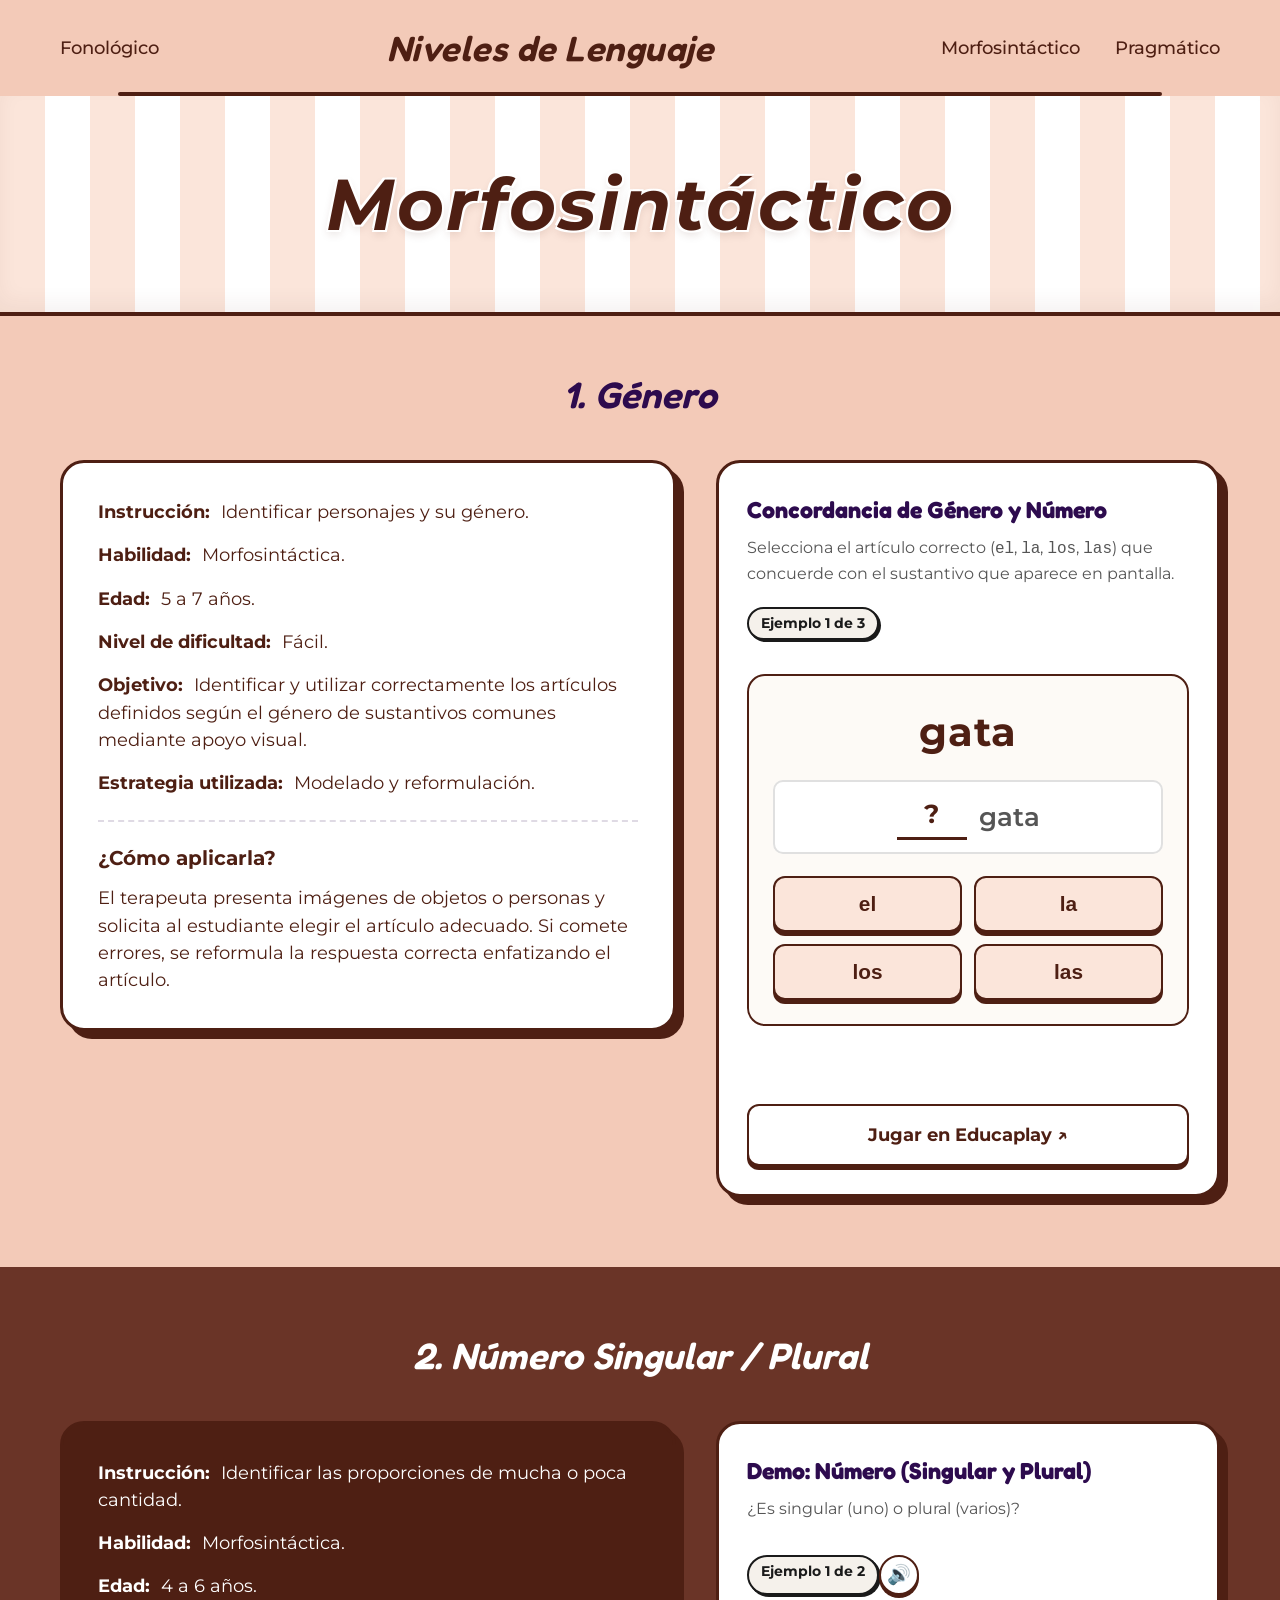
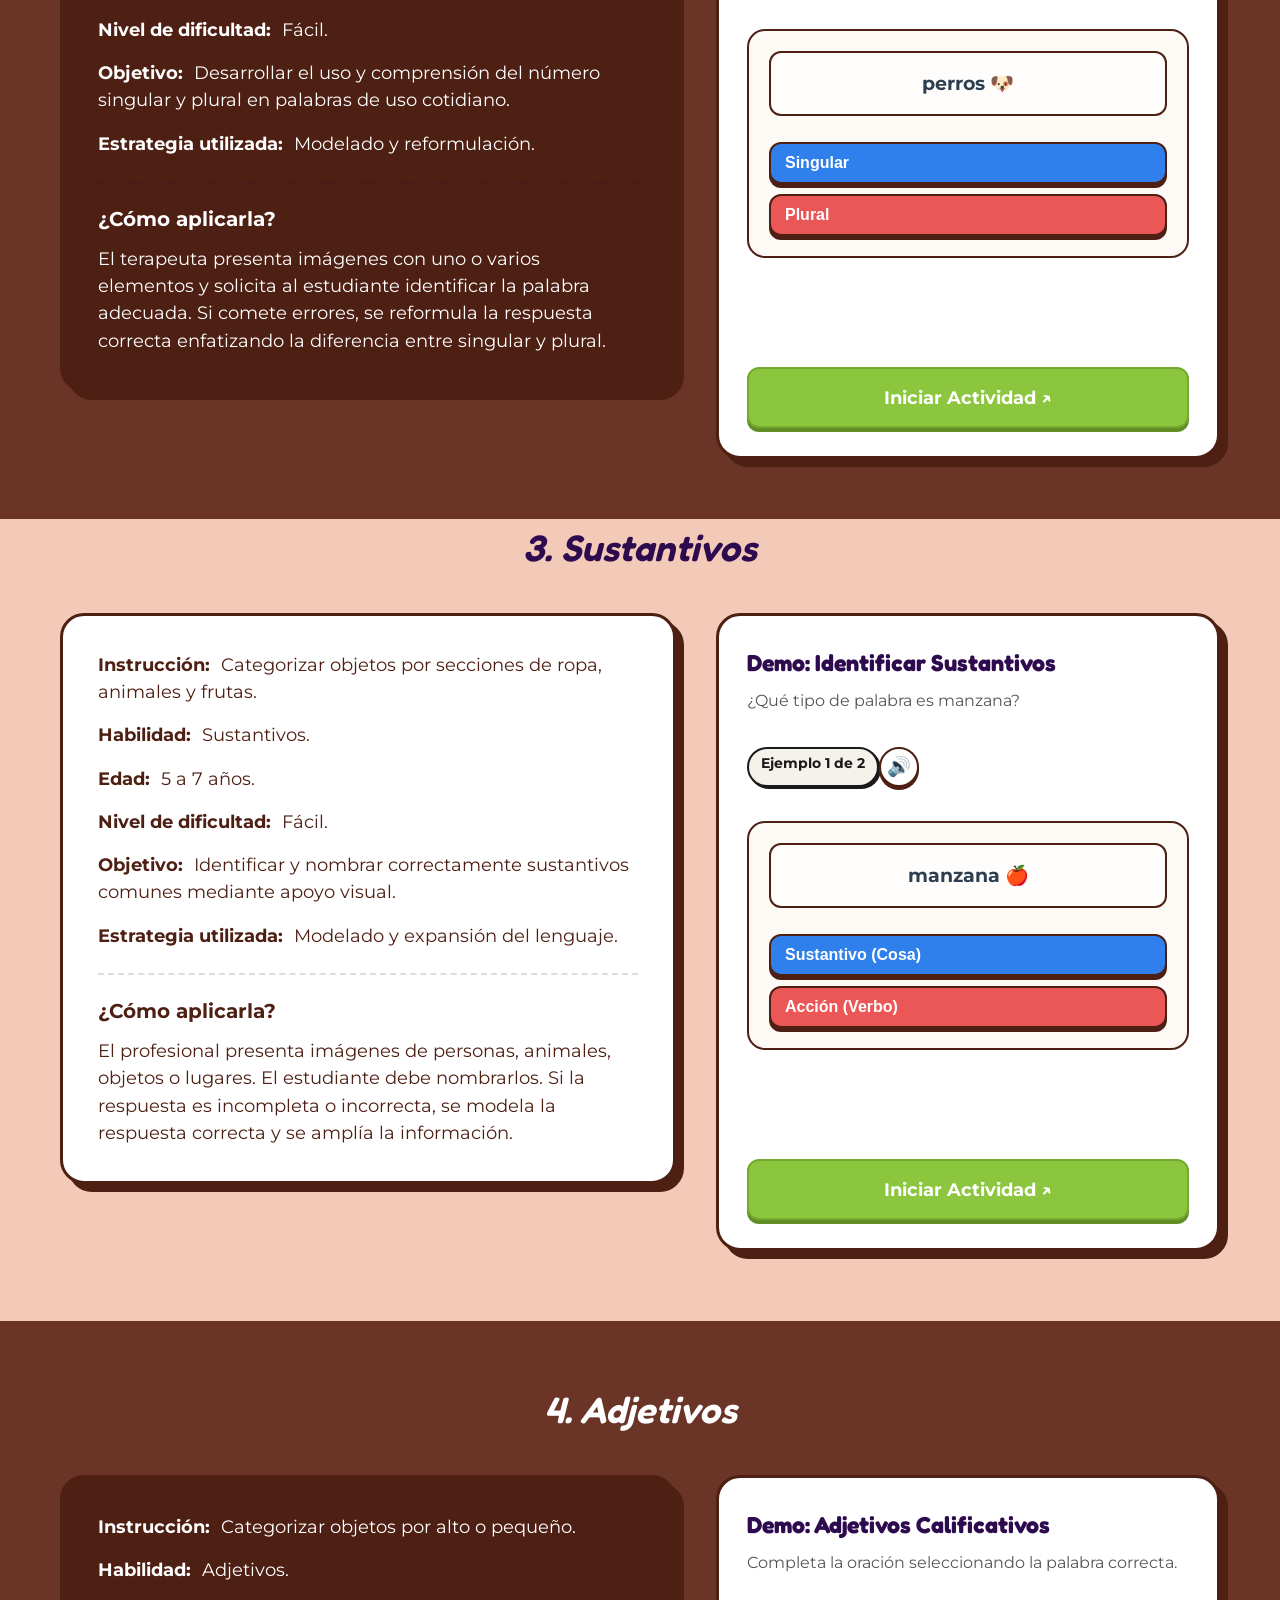
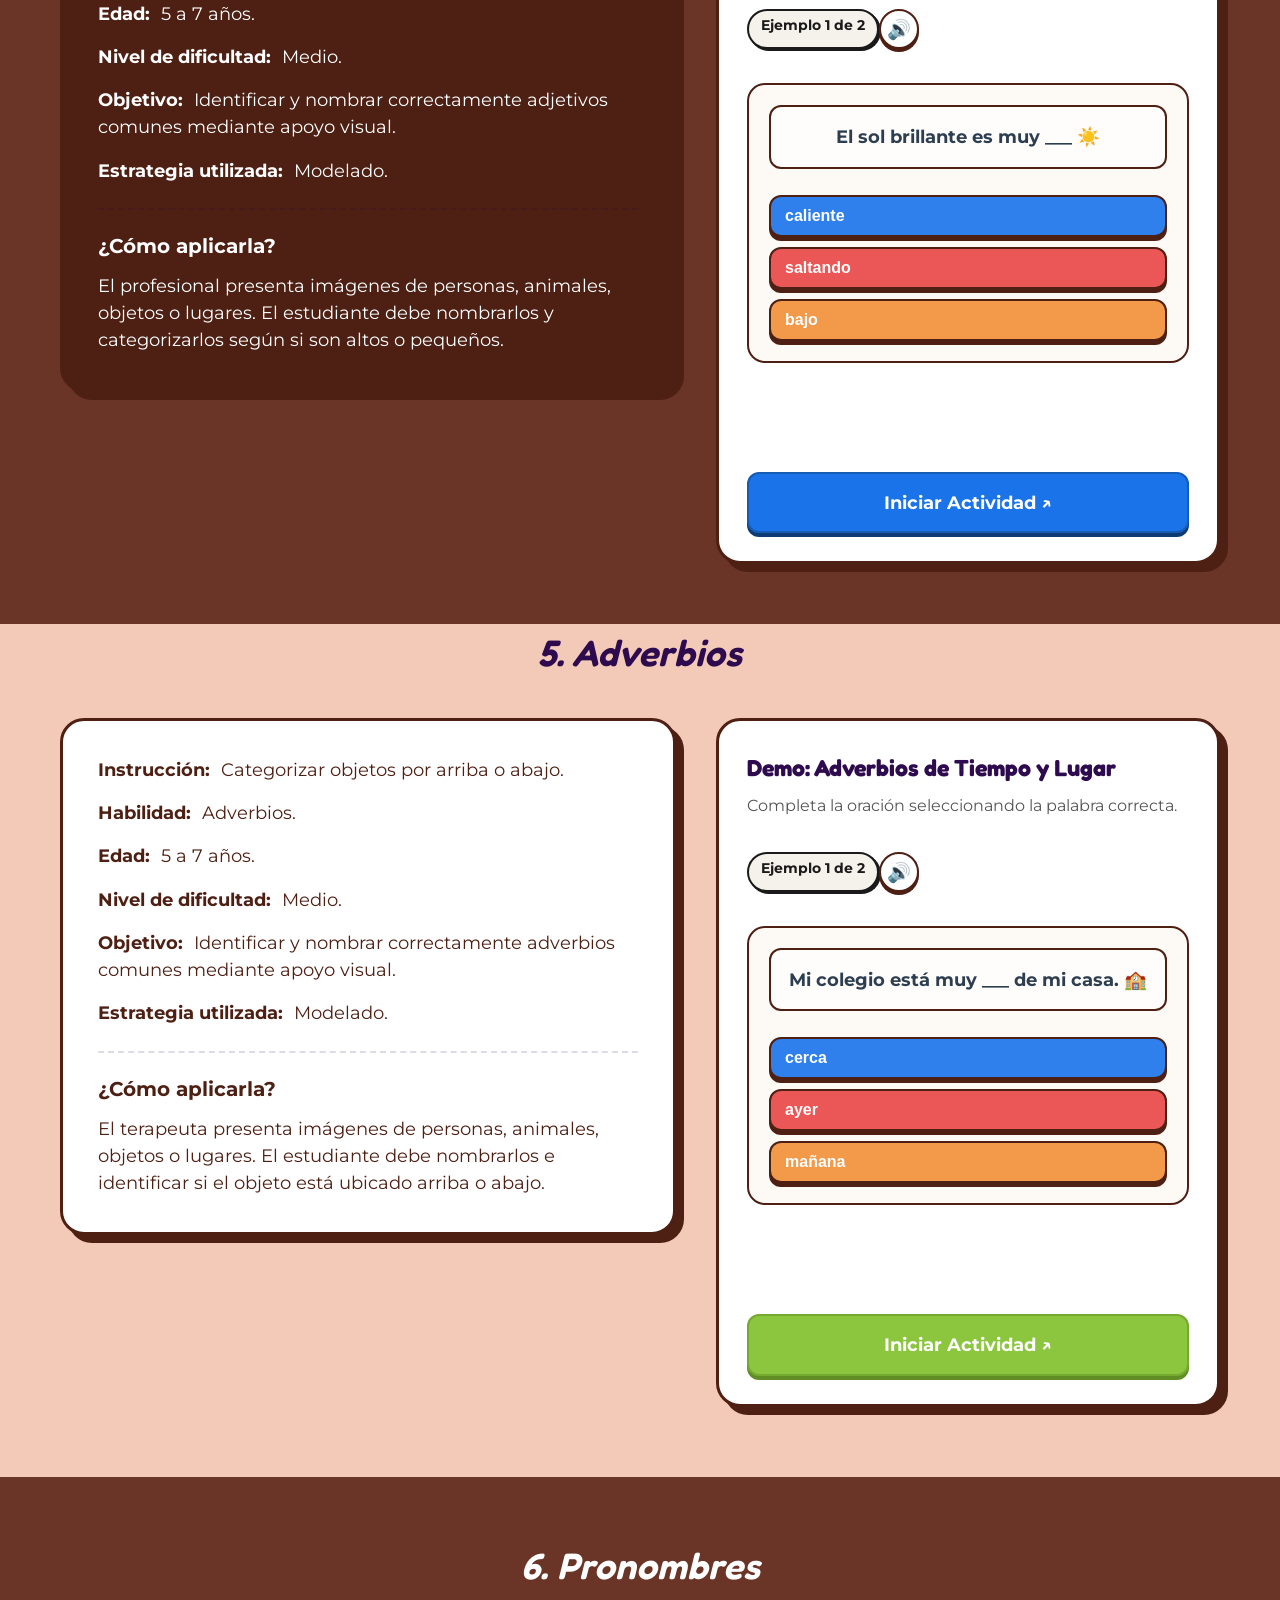
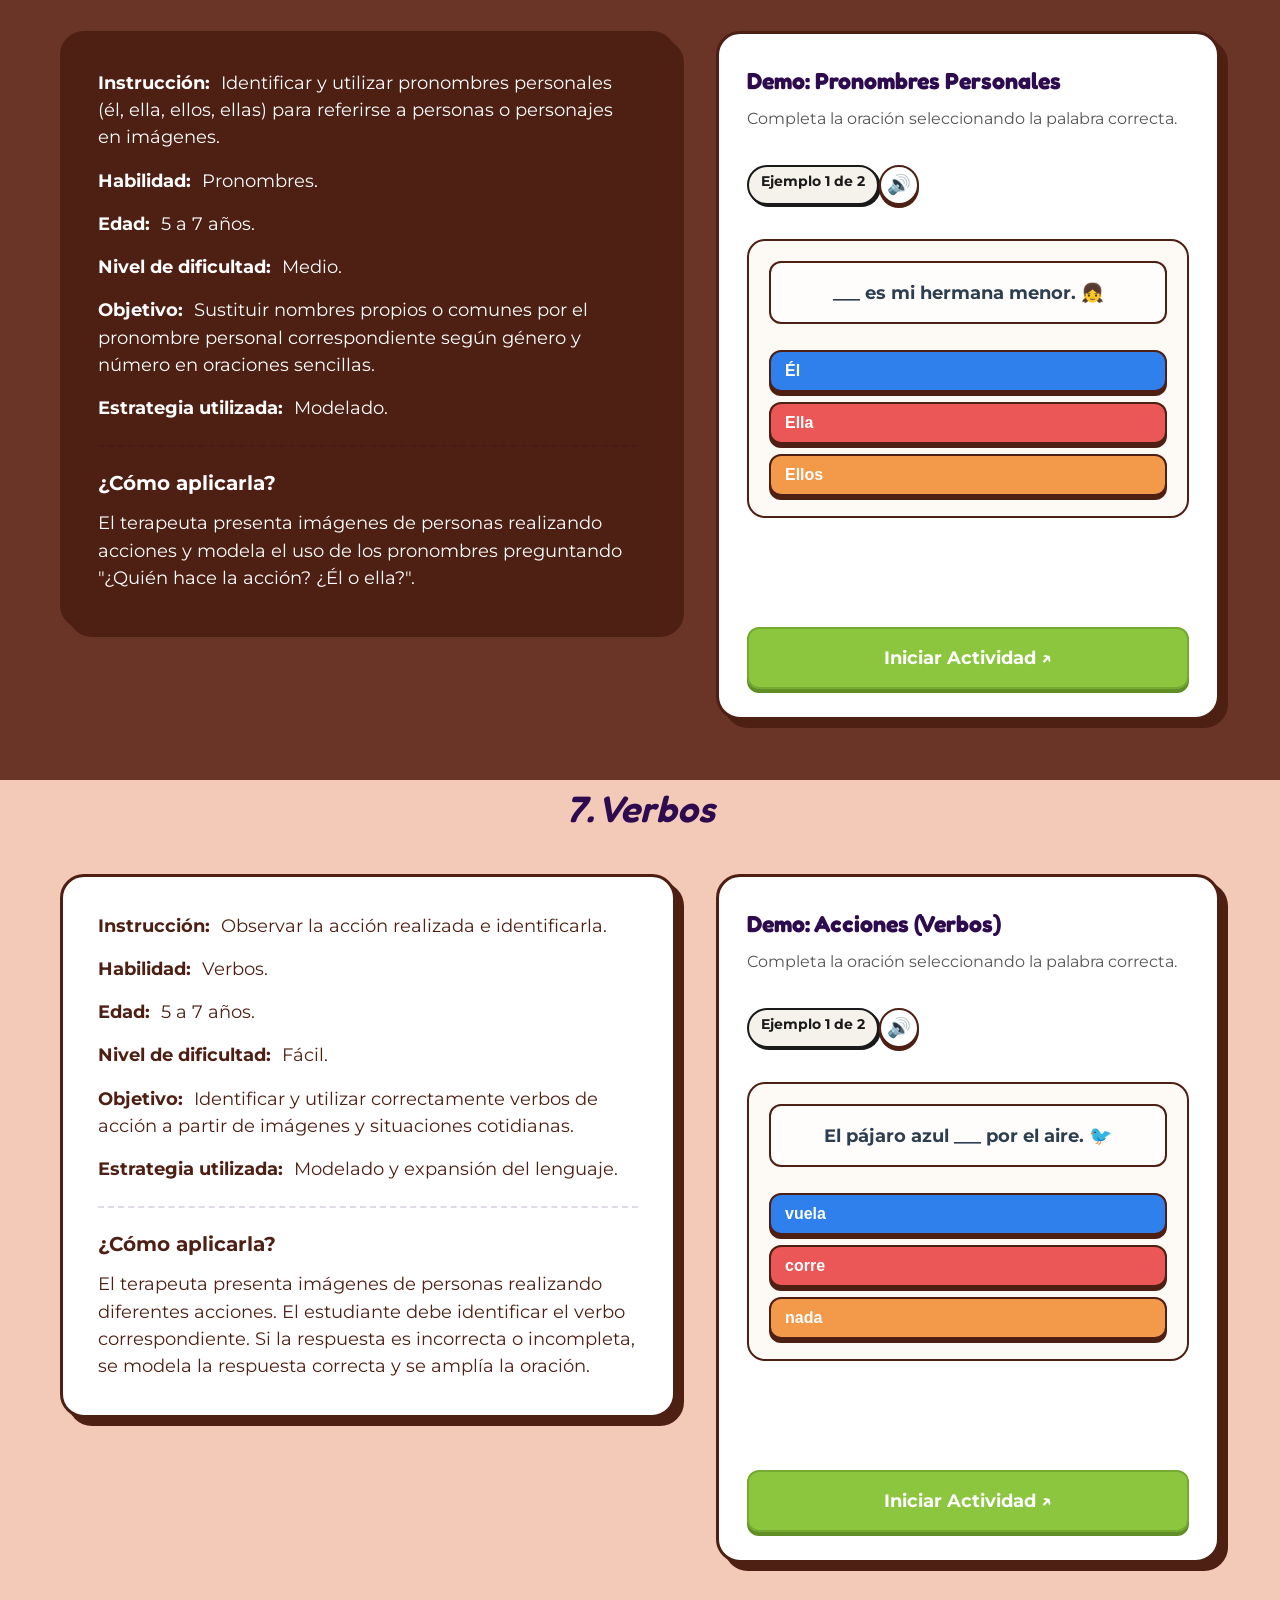
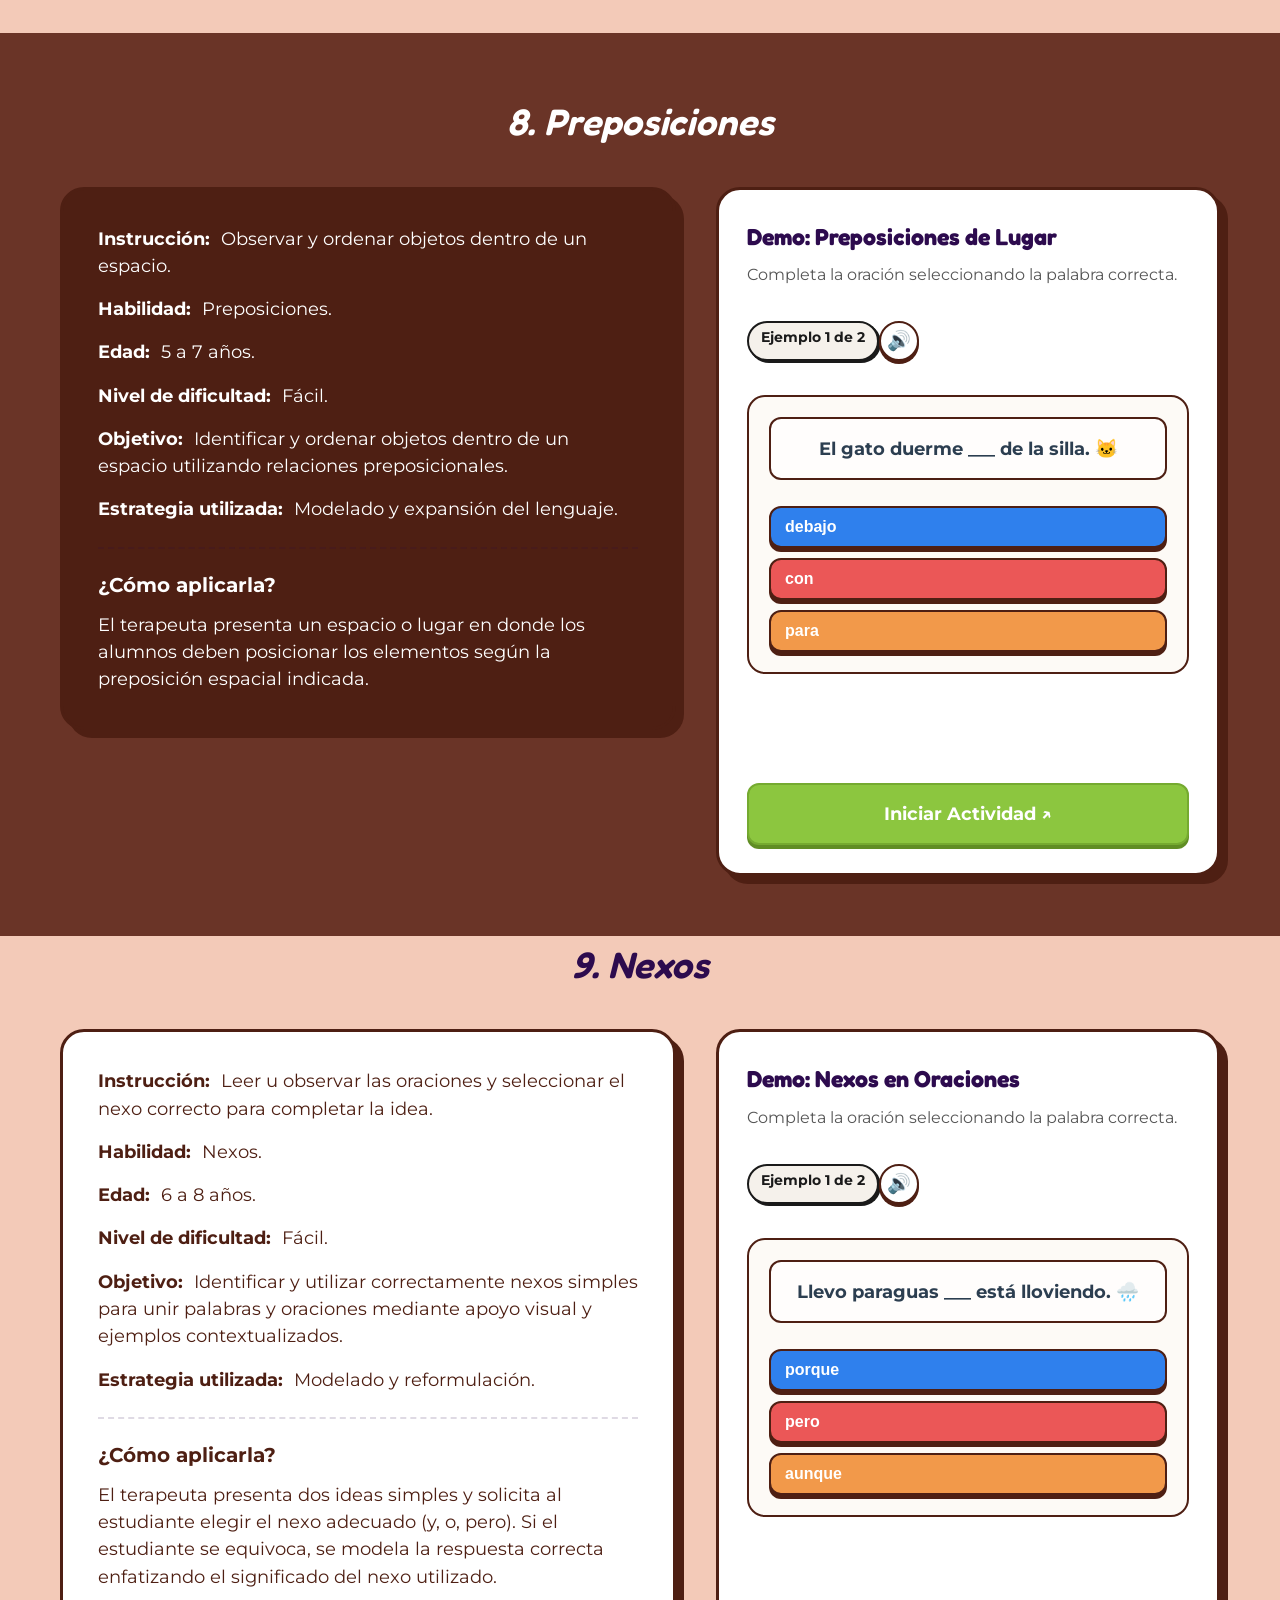
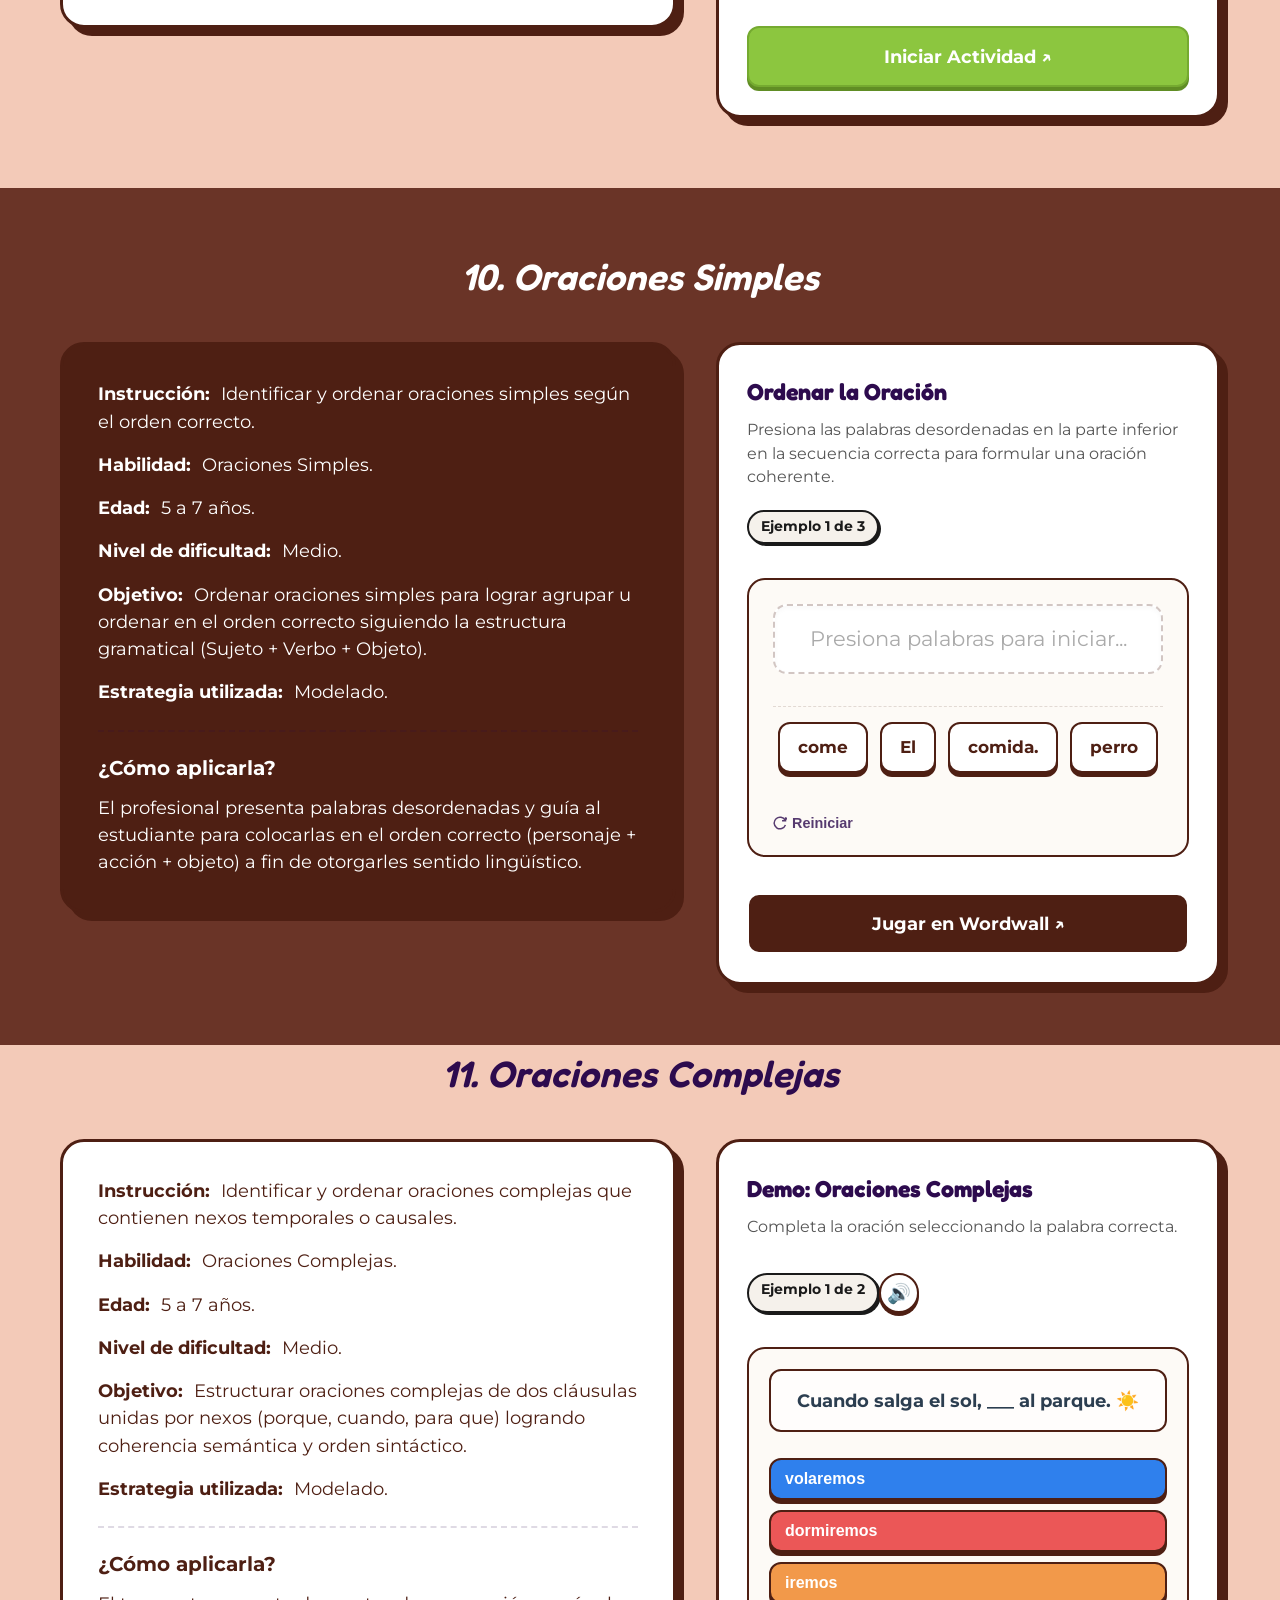
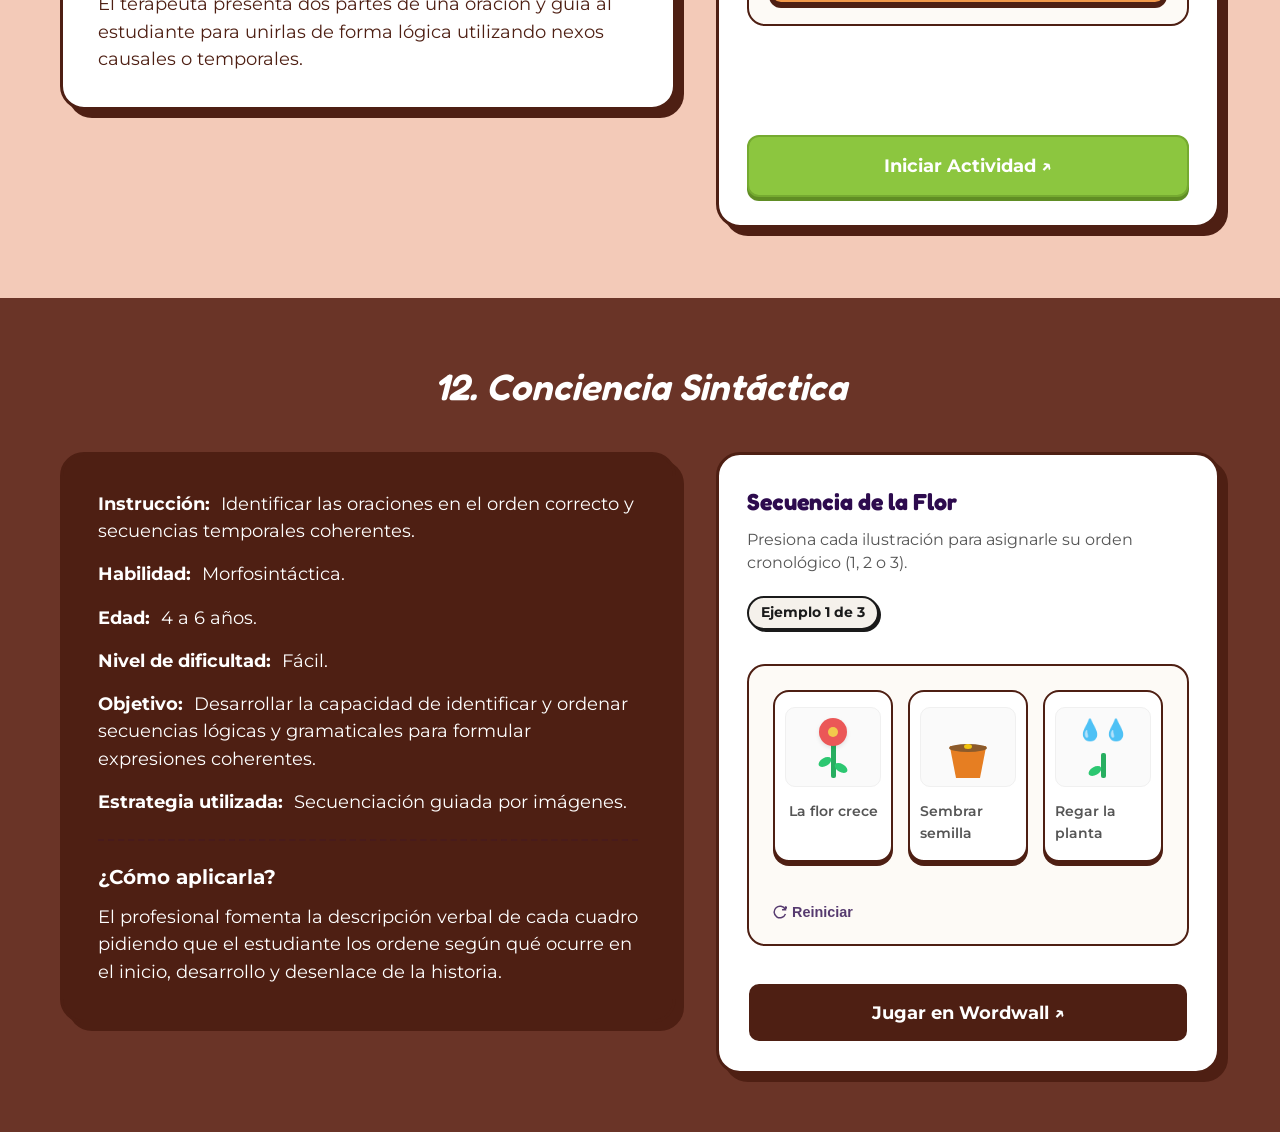
<file: morfosintactico.html>
<!DOCTYPE html>
<html lang="es">
<head>
    <meta charset="UTF-8">
    <meta name="viewport" content="width=device-width, initial-scale=1.0">
    <title>Nivel Morfosintáctico - Niveles de Lenguaje</title>
    <link rel="stylesheet" href="styles.css">
</head>
<body class="terracotta-theme">
    <!-- OVERLAY DE TRANSICIÓN CIRCULAR -->
    <div class="page-transition-overlay expanding" aria-hidden="true"></div>

    <!-- NAVBAR - APARECE EN TODAS LAS PÁGINAS -->
    <nav class="navbar">
        <div class="navbar-container">
            <div class="navbar-left-links">
                <a href="fonologico.html" class="navbar-link">Fonológico</a>
            </div>
            <a href="index.html" class="navbar-title-link">
                <h1 class="navbar-title">Niveles de Lenguaje</h1>
            </a>
            <div class="navbar-right-links">
                <a href="morfosintactico.html" class="navbar-link">Morfosintáctico</a>
                <a href="pragmatico.html" class="navbar-link">Pragmático</a>
            </div>
        </div>
        <div class="navbar-line"></div>
    </nav>

    <!-- CONTENIDO PRINCIPAL -->
    <main class="main-content" style="padding: 40px 0 0 0;">
        <!-- CABECERA LISTADA -->
        <div class="striped-header-container">
            <div class="striped-header">
                <h2>Morfosintáctico</h2>
            </div>
        </div>

        <!-- SECCIÓN 1: Género (Fondo Claro) -->
        <section class="activity-section" id="seccion-genero">
            <h3 class="activity-section-title">1. Género</h3>
            <div class="activity-content-grid">
                <!-- Columna Izquierda: Ficha Técnica -->
                <div class="activity-card-container">
                    <ul class="metadata-list">
                        <li class="metadata-item"><span class="metadata-label">Instrucción:</span> Identificar personajes y su género.</li>
                        <li class="metadata-item"><span class="metadata-label">Habilidad:</span> Morfosintáctica.</li>
                        <li class="metadata-item"><span class="metadata-label">Edad:</span> 5 a 7 años.</li>
                        <li class="metadata-item"><span class="metadata-label">Nivel de dificultad:</span> Fácil.</li>
                        <li class="metadata-item"><span class="metadata-label">Objetivo:</span> Identificar y utilizar correctamente los artículos definidos según el género de sustantivos comunes mediante apoyo visual.</li>
                        <li class="metadata-item"><span class="metadata-label">Estrategia utilizada:</span> Modelado y reformulación.</li>
                    </ul>
                    <div class="metadata-how-to">
                        <span class="metadata-how-to-title">¿Cómo aplicarla?</span>
                        <p class="metadata-item">El terapeuta presenta imágenes de objetos o personas y solicita al estudiante elegir el artículo adecuado. Si comete errores, se reformula la respuesta correcta enfatizando el artículo.</p>
                    </div>
                </div>

                <!-- Columna Derecha: Actividades/Juegos -->
                <div class="activity-games-column">
                    <div class="game-card" id="concordance-card">
                        <div class="game-info">
                            <span class="game-title">Concordancia de Género y Número</span>
                            <p class="game-description">Selecciona el artículo correcto (<code>el</code>, <code>la</code>, <code>los</code>, <code>las</code>) que concuerde con el sustantivo que aparece en pantalla.</p>
                        </div>
                        <div class="game-level-header">
                            <span class="game-level-indicator" id="concordance-level-indicator">Ejemplo 1 de 3</span>
                        </div>
                        <div class="mock-concordance-game">
                            <div class="concordance-display-card">
                                <div class="concordance-noun" id="concordance-noun-display">gata</div>
                                <div class="concordance-phrase">
                                    <span class="article-slot" id="concordance-slot">?</span>
                                    <span id="concordance-phrase-noun">gata</span>
                                </div>
                            </div>
                            <div class="concordance-grid">
                                <button class="concordance-btn" data-art="el">el</button>
                                <button class="concordance-btn" data-art="la">la</button>
                                <button class="concordance-btn" data-art="los">los</button>
                                <button class="concordance-btn" data-art="las">las</button>
                            </div>
                        </div>
                        <div class="game-controls-row">
                            <button class="game-next-btn" id="concordance-next" style="display: none;">
                                Siguiente Ejemplo ➔
                            </button>
                        </div>
                        <a href="https://es.educaplay.com/recursos-educativos/29466689-generos_para_ninos.html" target="_blank" rel="noopener" class="game-secondary-btn">Jugar en Educaplay ↗</a>
                    </div>
                </div>
            </div>
        </section>

        <!-- SECCIÓN 2: Número Singular/Plural (Fondo Oscuro) -->
        <div class="dark-terracotta-section" id="seccion-numero">
            <section class="activity-section">
                <h3 class="activity-section-title">2. Número Singular / Plural</h3>
                <div class="activity-content-grid">
                    <!-- Columna Izquierda: Ficha Técnica -->
                    <div class="activity-card-container">
                        <ul class="metadata-list">
                            <li class="metadata-item"><span class="metadata-label">Instrucción:</span> Identificar las proporciones de mucha o poca cantidad.</li>
                            <li class="metadata-item"><span class="metadata-label">Habilidad:</span> Morfosintáctica.</li>
                            <li class="metadata-item"><span class="metadata-label">Edad:</span> 4 a 6 años.</li>
                            <li class="metadata-item"><span class="metadata-label">Nivel de dificultad:</span> Fácil.</li>
                            <li class="metadata-item"><span class="metadata-label">Objetivo:</span> Desarrollar el uso y comprensión del número singular y plural en palabras de uso cotidiano.</li>
                            <li class="metadata-item"><span class="metadata-label">Estrategia utilizada:</span> Modelado y reformulación.</li>
                        </ul>
                        <div class="metadata-how-to">
                            <span class="metadata-how-to-title">¿Cómo aplicarla?</span>
                            <p class="metadata-item">El terapeuta presenta imágenes con uno o varios elementos y solicita al estudiante identificar la palabra adecuada. Si comete errores, se reformula la respuesta correcta enfatizando la diferencia entre singular y plural.</p>
                        </div>
                    </div>

                    <!-- Columna Derecha: Actividades/Juegos -->
                    <div class="activity-games-column">
                        <div class="game-card">
                            <div class="game-info">
                                <span class="game-title">Uno o muchos (Educaplay)</span>
                                <p class="game-description">Actividad interactiva de discriminación de singular y plural en Educaplay.</p>
                            </div>
                            <div class="mock-educaplay-logo">
                                <div class="educaplay-banner" aria-hidden="true">
                                    <span class="educaplay-text-logo">educaplay</span>
                                    <span class="educaplay-tagline">Recursos Educativos</span>
                                </div>
                                <a href="https://es.educaplay.com/recursos-educativos/29324766-uno_o_muchos.html" target="_blank" rel="noopener" class="educaplay-link-btn">Iniciar Actividad ↗</a>
                            </div>
                        </div>
                    </div>
                </div>
            </section>
        </div>

        <!-- SECCIÓN 3: Sustantivos (Fondo Claro) -->
        <section class="activity-section" id="seccion-sustantivos">
            <h3 class="activity-section-title">3. Sustantivos</h3>
            <div class="activity-content-grid">
                <!-- Columna Izquierda: Ficha Técnica -->
                <div class="activity-card-container">
                    <ul class="metadata-list">
                        <li class="metadata-item"><span class="metadata-label">Instrucción:</span> Categorizar objetos por secciones de ropa, animales y frutas.</li>
                        <li class="metadata-item"><span class="metadata-label">Habilidad:</span> Sustantivos.</li>
                        <li class="metadata-item"><span class="metadata-label">Edad:</span> 5 a 7 años.</li>
                        <li class="metadata-item"><span class="metadata-label">Nivel de dificultad:</span> Fácil.</li>
                        <li class="metadata-item"><span class="metadata-label">Objetivo:</span> Identificar y nombrar correctamente sustantivos comunes mediante apoyo visual.</li>
                        <li class="metadata-item"><span class="metadata-label">Estrategia utilizada:</span> Modelado y expansión del lenguaje.</li>
                    </ul>
                    <div class="metadata-how-to">
                        <span class="metadata-how-to-title">¿Cómo aplicarla?</span>
                        <p class="metadata-item">El profesional presenta imágenes de personas, animales, objetos o lugares. El estudiante debe nombrarlos. Si la respuesta es incompleta o incorrecta, se modela la respuesta correcta y se amplía la información.</p>
                    </div>
                </div>

                <!-- Columna Derecha: Actividades/Juegos -->
                <div class="activity-games-column">
                    <div class="game-card">
                        <div class="game-info">
                            <span class="game-title">Sustantivos para niños (Educaplay)</span>
                            <p class="game-description">Relaciona y clasifica sustantivos comunes según sus categorías semánticas en Educaplay.</p>
                        </div>
                        <div class="mock-educaplay-logo">
                            <div class="educaplay-banner" aria-hidden="true">
                                <span class="educaplay-text-logo">educaplay</span>
                                <span class="educaplay-tagline">Recursos Educativos</span>
                            </div>
                            <a href="https://es.educaplay.com/recursos-educativos/29466556-sustantivos_para_ninos.html" target="_blank" rel="noopener" class="educaplay-link-btn">Iniciar Actividad ↗</a>
                        </div>
                    </div>
                </div>
            </div>
        </section>

        <!-- SECCIÓN 4: Adjetivos (Fondo Oscuro) -->
        <div class="dark-terracotta-section" id="seccion-adjetivos">
            <section class="activity-section">
                <h3 class="activity-section-title">4. Adjetivos</h3>
                <div class="activity-content-grid">
                    <!-- Columna Izquierda: Ficha Técnica -->
                    <div class="activity-card-container">
                        <ul class="metadata-list">
                            <li class="metadata-item"><span class="metadata-label">Instrucción:</span> Categorizar objetos por alto o pequeño.</li>
                            <li class="metadata-item"><span class="metadata-label">Habilidad:</span> Adjetivos.</li>
                            <li class="metadata-item"><span class="metadata-label">Edad:</span> 5 a 7 años.</li>
                            <li class="metadata-item"><span class="metadata-label">Nivel de dificultad:</span> Medio.</li>
                            <li class="metadata-item"><span class="metadata-label">Objetivo:</span> Identificar y nombrar correctamente adjetivos comunes mediante apoyo visual.</li>
                            <li class="metadata-item"><span class="metadata-label">Estrategia utilizada:</span> Modelado.</li>
                        </ul>
                        <div class="metadata-how-to">
                            <span class="metadata-how-to-title">¿Cómo aplicarla?</span>
                            <p class="metadata-item">El profesional presenta imágenes de personas, animales, objetos o lugares. El estudiante debe nombrarlos y categorizarlos según si son altos o pequeños.</p>
                        </div>
                    </div>

                    <!-- Columna Derecha: Actividades/Juegos -->
                    <div class="activity-games-column">
                        <div class="game-card">
                            <div class="game-info">
                                <span class="game-title">¿Alto o pequeño? (Wordwall)</span>
                                <p class="game-description">Juego interactivo para clasificar elementos según adjetivos calificativos en Wordwall.</p>
                            </div>
                            <div class="mock-wordwall-logo">
                                <div class="wordwall-banner" aria-hidden="true">
                                    <span class="wordwall-text-logo">Wordwall</span>
                                    <span class="wordwall-tagline">Recursos Interactivos</span>
                                </div>
                                <a href="https://wordwall.net/es/resource/114510041" target="_blank" rel="noopener" class="wordwall-link-btn">Iniciar Actividad ↗</a>
                            </div>
                        </div>
                    </div>
                </div>
            </section>
        </div>

        <!-- SECCIÓN 5: Adverbios (Fondo Claro) -->
        <section class="activity-section" id="seccion-adverbios">
            <h3 class="activity-section-title">5. Adverbios</h3>
            <div class="activity-content-grid">
                <!-- Columna Izquierda: Ficha Técnica -->
                <div class="activity-card-container">
                    <ul class="metadata-list">
                        <li class="metadata-item"><span class="metadata-label">Instrucción:</span> Categorizar objetos por arriba o abajo.</li>
                        <li class="metadata-item"><span class="metadata-label">Habilidad:</span> Adverbios.</li>
                        <li class="metadata-item"><span class="metadata-label">Edad:</span> 5 a 7 años.</li>
                        <li class="metadata-item"><span class="metadata-label">Nivel de dificultad:</span> Medio.</li>
                        <li class="metadata-item"><span class="metadata-label">Objetivo:</span> Identificar y nombrar correctamente adverbios comunes mediante apoyo visual.</li>
                        <li class="metadata-item"><span class="metadata-label">Estrategia utilizada:</span> Modelado.</li>
                    </ul>
                    <div class="metadata-how-to">
                        <span class="metadata-how-to-title">¿Cómo aplicarla?</span>
                        <p class="metadata-item">El terapeuta presenta imágenes de personas, animales, objetos o lugares. El estudiante debe nombrarlos e identificar si el objeto está ubicado arriba o abajo.</p>
                    </div>
                </div>

                <!-- Columna Derecha: Actividades/Juegos -->
                <div class="activity-games-column">
                    <div class="game-card">
                        <div class="game-info">
                            <span class="game-title">Arriba o abajo (Educaplay)</span>
                            <p class="game-description">Actividad lúdica interactiva de nociones espaciales y adverbios de lugar en Educaplay.</p>
                        </div>
                        <div class="mock-educaplay-logo">
                            <div class="educaplay-banner" aria-hidden="true">
                                <span class="educaplay-text-logo">educaplay</span>
                                <span class="educaplay-tagline">Recursos Educativos</span>
                            </div>
                            <a href="https://es.educaplay.com/recursos-educativos/5677433-arriba_abajo.html" target="_blank" rel="noopener" class="educaplay-link-btn">Iniciar Actividad ↗</a>
                        </div>
                    </div>
                </div>
            </div>
        </section>

        <!-- SECCIÓN 6: Pronombres (Fondo Oscuro) -->
        <div class="dark-terracotta-section" id="seccion-pronombres">
            <section class="activity-section">
                <h3 class="activity-section-title">6. Pronombres</h3>
                <div class="activity-content-grid">
                    <!-- Columna Izquierda: Ficha Técnica -->
                    <div class="activity-card-container">
                        <ul class="metadata-list">
                            <li class="metadata-item"><span class="metadata-label">Instrucción:</span> Identificar y utilizar pronombres personales (él, ella, ellos, ellas) para referirse a personas o personajes en imágenes.</li>
                            <li class="metadata-item"><span class="metadata-label">Habilidad:</span> Pronombres.</li>
                            <li class="metadata-item"><span class="metadata-label">Edad:</span> 5 a 7 años.</li>
                            <li class="metadata-item"><span class="metadata-label">Nivel de dificultad:</span> Medio.</li>
                            <li class="metadata-item"><span class="metadata-label">Objetivo:</span> Sustituir nombres propios o comunes por el pronombre personal correspondiente según género y número en oraciones sencillas.</li>
                            <li class="metadata-item"><span class="metadata-label">Estrategia utilizada:</span> Modelado.</li>
                        </ul>
                        <div class="metadata-how-to">
                            <span class="metadata-how-to-title">¿Cómo aplicarla?</span>
                            <p class="metadata-item">El terapeuta presenta imágenes de personas realizando acciones y modela el uso de los pronombres preguntando "¿Quién hace la acción? ¿Él o ella?".</p>
                        </div>
                    </div>

                    <!-- Columna Derecha: Actividades/Juegos -->
                    <div class="activity-games-column">
                        <div class="game-card">
                            <div class="game-info">
                                <span class="game-title">Pronombres para niños (Educaplay)</span>
                                <p class="game-description">Actividad didáctica interactiva de identificación y concordancia de pronombres en Educaplay.</p>
                            </div>
                            <div class="mock-educaplay-logo">
                                <div class="educaplay-banner" aria-hidden="true">
                                    <span class="educaplay-text-logo">educaplay</span>
                                    <span class="educaplay-tagline">Recursos Educativos</span>
                                </div>
                                <a href="https://es.educaplay.com/recursos-educativos/29466720-pronombres_para_ninos.html" target="_blank" rel="noopener" class="educaplay-link-btn">Iniciar Actividad ↗</a>
                            </div>
                        </div>
                    </div>
                </div>
            </section>
        </div>

        <!-- SECCIÓN 7: Verbos (Fondo Claro) -->
        <section class="activity-section" id="seccion-verbos">
            <h3 class="activity-section-title">7. Verbos</h3>
            <div class="activity-content-grid">
                <!-- Columna Izquierda: Ficha Técnica -->
                <div class="activity-card-container">
                    <ul class="metadata-list">
                        <li class="metadata-item"><span class="metadata-label">Instrucción:</span> Observar la acción realizada e identificarla.</li>
                        <li class="metadata-item"><span class="metadata-label">Habilidad:</span> Verbos.</li>
                        <li class="metadata-item"><span class="metadata-label">Edad:</span> 5 a 7 años.</li>
                        <li class="metadata-item"><span class="metadata-label">Nivel de dificultad:</span> Fácil.</li>
                        <li class="metadata-item"><span class="metadata-label">Objetivo:</span> Identificar y utilizar correctamente verbos de acción a partir de imágenes y situaciones cotidianas.</li>
                        <li class="metadata-item"><span class="metadata-label">Estrategia utilizada:</span> Modelado y expansión del lenguaje.</li>
                    </ul>
                    <div class="metadata-how-to">
                        <span class="metadata-how-to-title">¿Cómo aplicarla?</span>
                        <p class="metadata-item">El terapeuta presenta imágenes de personas realizando diferentes acciones. El estudiante debe identificar el verbo correspondiente. Si la respuesta es incorrecta o incompleta, se modela la respuesta correcta y se amplía la oración.</p>
                    </div>
                </div>

                <!-- Columna Derecha: Actividades/Juegos -->
                <div class="activity-games-column">
                    <div class="game-card">
                        <div class="game-info">
                            <span class="game-title">Verbos para niños mini quiz (Educaplay)</span>
                            <p class="game-description">Quiz interactivo de opción múltiple para reconocer acciones verbales en Educaplay.</p>
                        </div>
                        <div class="mock-educaplay-logo">
                            <div class="educaplay-banner" aria-hidden="true">
                                <span class="educaplay-text-logo">educaplay</span>
                                <span class="educaplay-tagline">Recursos Educativos</span>
                            </div>
                            <a href="https://es.educaplay.com/recursos-educativos/29465096-verbos_para_ninos_mini_quiz.html" target="_blank" rel="noopener" class="educaplay-link-btn">Iniciar Actividad ↗</a>
                        </div>
                    </div>
                </div>
            </div>
        </section>

        <!-- SECCIÓN 8: Preposiciones (Fondo Oscuro) -->
        <div class="dark-terracotta-section" id="seccion-preposiciones">
            <section class="activity-section">
                <h3 class="activity-section-title">8. Preposiciones</h3>
                <div class="activity-content-grid">
                    <!-- Columna Izquierda: Ficha Técnica -->
                    <div class="activity-card-container">
                        <ul class="metadata-list">
                            <li class="metadata-item"><span class="metadata-label">Instrucción:</span> Observar y ordenar objetos dentro de un espacio.</li>
                            <li class="metadata-item"><span class="metadata-label">Habilidad:</span> Preposiciones.</li>
                            <li class="metadata-item"><span class="metadata-label">Edad:</span> 5 a 7 años.</li>
                            <li class="metadata-item"><span class="metadata-label">Nivel de dificultad:</span> Fácil.</li>
                            <li class="metadata-item"><span class="metadata-label">Objetivo:</span> Identificar y ordenar objetos dentro de un espacio utilizando relaciones preposicionales.</li>
                            <li class="metadata-item"><span class="metadata-label">Estrategia utilizada:</span> Modelado y expansión del lenguaje.</li>
                        </ul>
                        <div class="metadata-how-to">
                            <span class="metadata-how-to-title">¿Cómo aplicarla?</span>
                            <p class="metadata-item">El terapeuta presenta un espacio o lugar en donde los alumnos deben posicionar los elementos según la preposición espacial indicada.</p>
                        </div>
                    </div>

                    <!-- Columna Derecha: Actividades/Juegos -->
                    <div class="activity-games-column">
                        <div class="game-card">
                            <div class="game-info">
                                <span class="game-title">Ordena objetos en la habitación (Educaplay)</span>
                                <p class="game-description">Ubica los objetos en el lugar correspondiente usando preposiciones espaciales en Educaplay.</p>
                            </div>
                            <div class="mock-educaplay-logo">
                                <div class="educaplay-banner" aria-hidden="true">
                                    <span class="educaplay-text-logo">educaplay</span>
                                    <span class="educaplay-tagline">Recursos Educativos</span>
                                </div>
                                <a href="https://es.educaplay.com/recursos-educativos/29464883-ordena_objetos_en_la_habitacion.html" target="_blank" rel="noopener" class="educaplay-link-btn">Iniciar Actividad ↗</a>
                            </div>
                        </div>
                    </div>
                </div>
            </section>
        </div>

        <!-- SECCIÓN 9: Nexos (Fondo Claro) -->
        <section class="activity-section" id="seccion-nexos">
            <h3 class="activity-section-title">9. Nexos</h3>
            <div class="activity-content-grid">
                <!-- Columna Izquierda: Ficha Técnica -->
                <div class="activity-card-container">
                    <ul class="metadata-list">
                        <li class="metadata-item"><span class="metadata-label">Instrucción:</span> Leer u observar las oraciones y seleccionar el nexo correcto para completar la idea.</li>
                        <li class="metadata-item"><span class="metadata-label">Habilidad:</span> Nexos.</li>
                        <li class="metadata-item"><span class="metadata-label">Edad:</span> 6 a 8 años.</li>
                        <li class="metadata-item"><span class="metadata-label">Nivel de dificultad:</span> Fácil.</li>
                        <li class="metadata-item"><span class="metadata-label">Objetivo:</span> Identificar y utilizar correctamente nexos simples para unir palabras y oraciones mediante apoyo visual y ejemplos contextualizados.</li>
                        <li class="metadata-item"><span class="metadata-label">Estrategia utilizada:</span> Modelado y reformulación.</li>
                    </ul>
                    <div class="metadata-how-to">
                        <span class="metadata-how-to-title">¿Cómo aplicarla?</span>
                        <p class="metadata-item">El terapeuta presenta dos ideas simples y solicita al estudiante elegir el nexo adecuado (y, o, pero). Si el estudiante se equivoca, se modela la respuesta correcta enfatizando el significado del nexo utilizado.</p>
                    </div>
                </div>

                <!-- Columna Derecha: Actividades/Juegos -->
                <div class="activity-games-column">
                    <div class="game-card">
                        <div class="game-info">
                            <span class="game-title">Nexos para niños (Educaplay)</span>
                            <p class="game-description">Completa oraciones seleccionando nexos de unión y coordinación en Educaplay.</p>
                        </div>
                        <div class="mock-educaplay-logo">
                            <div class="educaplay-banner" aria-hidden="true">
                                <span class="educaplay-text-logo">educaplay</span>
                                <span class="educaplay-tagline">Recursos Educativos</span>
                            </div>
                            <a href="https://es.educaplay.com/recursos-educativos/29465241-nexos_para_ninos.html" target="_blank" rel="noopener" class="educaplay-link-btn">Iniciar Actividad ↗</a>
                        </div>
                    </div>
                </div>
            </div>
        </section>

        <!-- SECCIÓN 10: Oraciones simples (Fondo Oscuro) -->
        <div class="dark-terracotta-section" id="seccion-oraciones-simples">
            <section class="activity-section">
                <h3 class="activity-section-title">10. Oraciones Simples</h3>
                <div class="activity-content-grid">
                    <!-- Columna Izquierda: Ficha Técnica -->
                    <div class="activity-card-container">
                        <ul class="metadata-list">
                            <li class="metadata-item"><span class="metadata-label">Instrucción:</span> Identificar y ordenar oraciones simples según el orden correcto.</li>
                            <li class="metadata-item"><span class="metadata-label">Habilidad:</span> Oraciones Simples.</li>
                            <li class="metadata-item"><span class="metadata-label">Edad:</span> 5 a 7 años.</li>
                            <li class="metadata-item"><span class="metadata-label">Nivel de dificultad:</span> Medio.</li>
                            <li class="metadata-item"><span class="metadata-label">Objetivo:</span> Ordenar oraciones simples para lograr agrupar u ordenar en el orden correcto siguiendo la estructura gramatical (Sujeto + Verbo + Objeto).</li>
                            <li class="metadata-item"><span class="metadata-label">Estrategia utilizada:</span> Modelado.</li>
                        </ul>
                        <div class="metadata-how-to">
                            <span class="metadata-how-to-title">¿Cómo aplicarla?</span>
                            <p class="metadata-item">El profesional presenta palabras desordenadas y guía al estudiante para colocarlas en el orden correcto (personaje + acción + objeto) a fin de otorgarles sentido lingüístico.</p>
                        </div>
                    </div>

                    <!-- Columna Derecha: Actividades/Juegos -->
                    <div class="activity-games-column">
                        <div class="game-card" id="syntax-card">
                            <div class="game-info">
                                <span class="game-title">Ordenar la Oración</span>
                                <p class="game-description">Presiona las palabras desordenadas en la parte inferior en la secuencia correcta para formular una oración coherente.</p>
                            </div>
                            <div class="game-level-header">
                                <span class="game-level-indicator" id="syntax-level-indicator">Ejemplo 1 de 3</span>
                            </div>
                            <div class="mock-syntax-game">
                                <div class="syntax-sentence-area" id="syntax-sentence-display">
                                    <!-- Inyectado por JS -->
                                </div>
                                <div class="syntax-words-pool" id="syntax-words-pool">
                                    <!-- Inyectado por JS -->
                                </div>
                                <div class="game-controls-row">
                                    <button class="game-reset-btn" id="syntax-reset">
                                        <svg width="14" height="14" viewBox="0 0 24 24" fill="none" stroke="currentColor" stroke-width="2.5"><path d="M21.5 2v6h-6M21.34 15.57a10 10 0 1 1-.57-8.38l5.67-5.67"/></svg>
                                        Reiniciar
                                    </button>
                                    <button class="game-next-btn" id="syntax-next" style="display: none;">
                                        Siguiente Ejemplo ➔
                                    </button>
                                </div>
                            </div>
                            <a href="https://wordwall.net/resource/114508984" target="_blank" rel="noopener" class="game-secondary-btn">Jugar en Wordwall ↗</a>
                        </div>
                    </div>
                </div>
            </section>
        </div>

        <!-- SECCIÓN 11: Oraciones complejas (Fondo Claro) -->
        <section class="activity-section" id="seccion-oraciones-complejas">
            <h3 class="activity-section-title">11. Oraciones Complejas</h3>
            <div class="activity-content-grid">
                <!-- Columna Izquierda: Ficha Técnica -->
                <div class="activity-card-container">
                    <ul class="metadata-list">
                        <li class="metadata-item"><span class="metadata-label">Instrucción:</span> Identificar y ordenar oraciones complejas que contienen nexos temporales o causales.</li>
                        <li class="metadata-item"><span class="metadata-label">Habilidad:</span> Oraciones Complejas.</li>
                        <li class="metadata-item"><span class="metadata-label">Edad:</span> 5 a 7 años.</li>
                        <li class="metadata-item"><span class="metadata-label">Nivel de dificultad:</span> Medio.</li>
                        <li class="metadata-item"><span class="metadata-label">Objetivo:</span> Estructurar oraciones complejas de dos cláusulas unidas por nexos (porque, cuando, para que) logrando coherencia semántica y orden sintáctico.</li>
                        <li class="metadata-item"><span class="metadata-label">Estrategia utilizada:</span> Modelado.</li>
                    </ul>
                    <div class="metadata-how-to">
                        <span class="metadata-how-to-title">¿Cómo aplicarla?</span>
                        <p class="metadata-item">El terapeuta presenta dos partes de una oración y guía al estudiante para unirlas de forma lógica utilizando nexos causales o temporales.</p>
                    </div>
                </div>

                <!-- Columna Derecha: Actividades/Juegos -->
                <div class="activity-games-column">
                    <div class="game-card">
                        <div class="game-info">
                            <span class="game-title">Oraciones complejas para niños (Educaplay)</span>
                            <p class="game-description">Actividad lúdica en Educaplay para relacionar ideas complejas utilizando nexos de subordinación.</p>
                        </div>
                        <div class="mock-educaplay-logo">
                            <div class="educaplay-banner" aria-hidden="true">
                                <span class="educaplay-text-logo">educaplay</span>
                                <span class="educaplay-tagline">Recursos Educativos</span>
                            </div>
                            <a href="https://es.educaplay.com/recursos-educativos/29465366-oraciones_complejas_para_ninos.html" target="_blank" rel="noopener" class="educaplay-link-btn">Iniciar Actividad ↗</a>
                        </div>
                    </div>
                </div>
            </div>
        </section>

        <!-- SECCIÓN 12: Conciencia sintáctica (Fondo Oscuro) -->
        <div class="dark-terracotta-section" id="seccion-conciencia-sintactica">
            <section class="activity-section">
                <h3 class="activity-section-title">12. Conciencia Sintáctica</h3>
                <div class="activity-content-grid">
                    <!-- Columna Izquierda: Ficha Técnica -->
                    <div class="activity-card-container">
                        <ul class="metadata-list">
                            <li class="metadata-item"><span class="metadata-label">Instrucción:</span> Identificar las oraciones en el orden correcto y secuencias temporales coherentes.</li>
                            <li class="metadata-item"><span class="metadata-label">Habilidad:</span> Morfosintáctica.</li>
                            <li class="metadata-item"><span class="metadata-label">Edad:</span> 4 a 6 años.</li>
                            <li class="metadata-item"><span class="metadata-label">Nivel de dificultad:</span> Fácil.</li>
                            <li class="metadata-item"><span class="metadata-label">Objetivo:</span> Desarrollar la capacidad de identificar y ordenar secuencias lógicas y gramaticales para formular expresiones coherentes.</li>
                            <li class="metadata-item"><span class="metadata-label">Estrategia utilizada:</span> Secuenciación guiada por imágenes.</li>
                        </ul>
                        <div class="metadata-how-to">
                            <span class="metadata-how-to-title">¿Cómo aplicarla?</span>
                            <p class="metadata-item">El profesional fomenta la descripción verbal de cada cuadro pidiendo que el estudiante los ordene según qué ocurre en el inicio, desarrollo y desenlace de la historia.</p>
                        </div>
                    </div>

                    <!-- Columna Derecha: Actividades/Juegos -->
                    <div class="activity-games-column">
                        <div class="game-card" id="sequence-card-game">
                            <div class="game-info">
                                <span class="game-title" id="sequence-title">Secuencia de la Flor</span>
                                <p class="game-description">Presiona cada ilustración para asignarle su orden cronológico (1, 2 o 3).</p>
                            </div>
                            <div class="game-level-header">
                                <span class="game-level-indicator" id="sequence-level-indicator">Ejemplo 1 de 3</span>
                            </div>
                            <div class="mock-sequence-game">
                                <div class="sequence-board" id="sequence-board">
                                    <!-- Inyectado por JS -->
                                </div>
                                <div class="game-controls-row">
                                    <button class="game-reset-btn" id="sequence-reset">
                                        <svg width="14" height="14" viewBox="0 0 24 24" fill="none" stroke="currentColor" stroke-width="2.5"><path d="M21.5 2v6h-6M21.34 15.57a10 10 0 1 1-.57-8.38l5.67-5.67"/></svg>
                                        Reiniciar
                                    </button>
                                    <button class="game-next-btn" id="sequence-next" style="display: none;">
                                        Siguiente Ejemplo ➔
                                    </button>
                                </div>
                            </div>
                            <a href="https://wordwall.net/es/resource/114509569" target="_blank" rel="noopener" class="game-secondary-btn">Jugar en Wordwall ↗</a>
                        </div>
                    </div>
                </div>
            </section>
        </div>
    </main>

    <script src="script.js"></script>
</body>
</html>
</file>
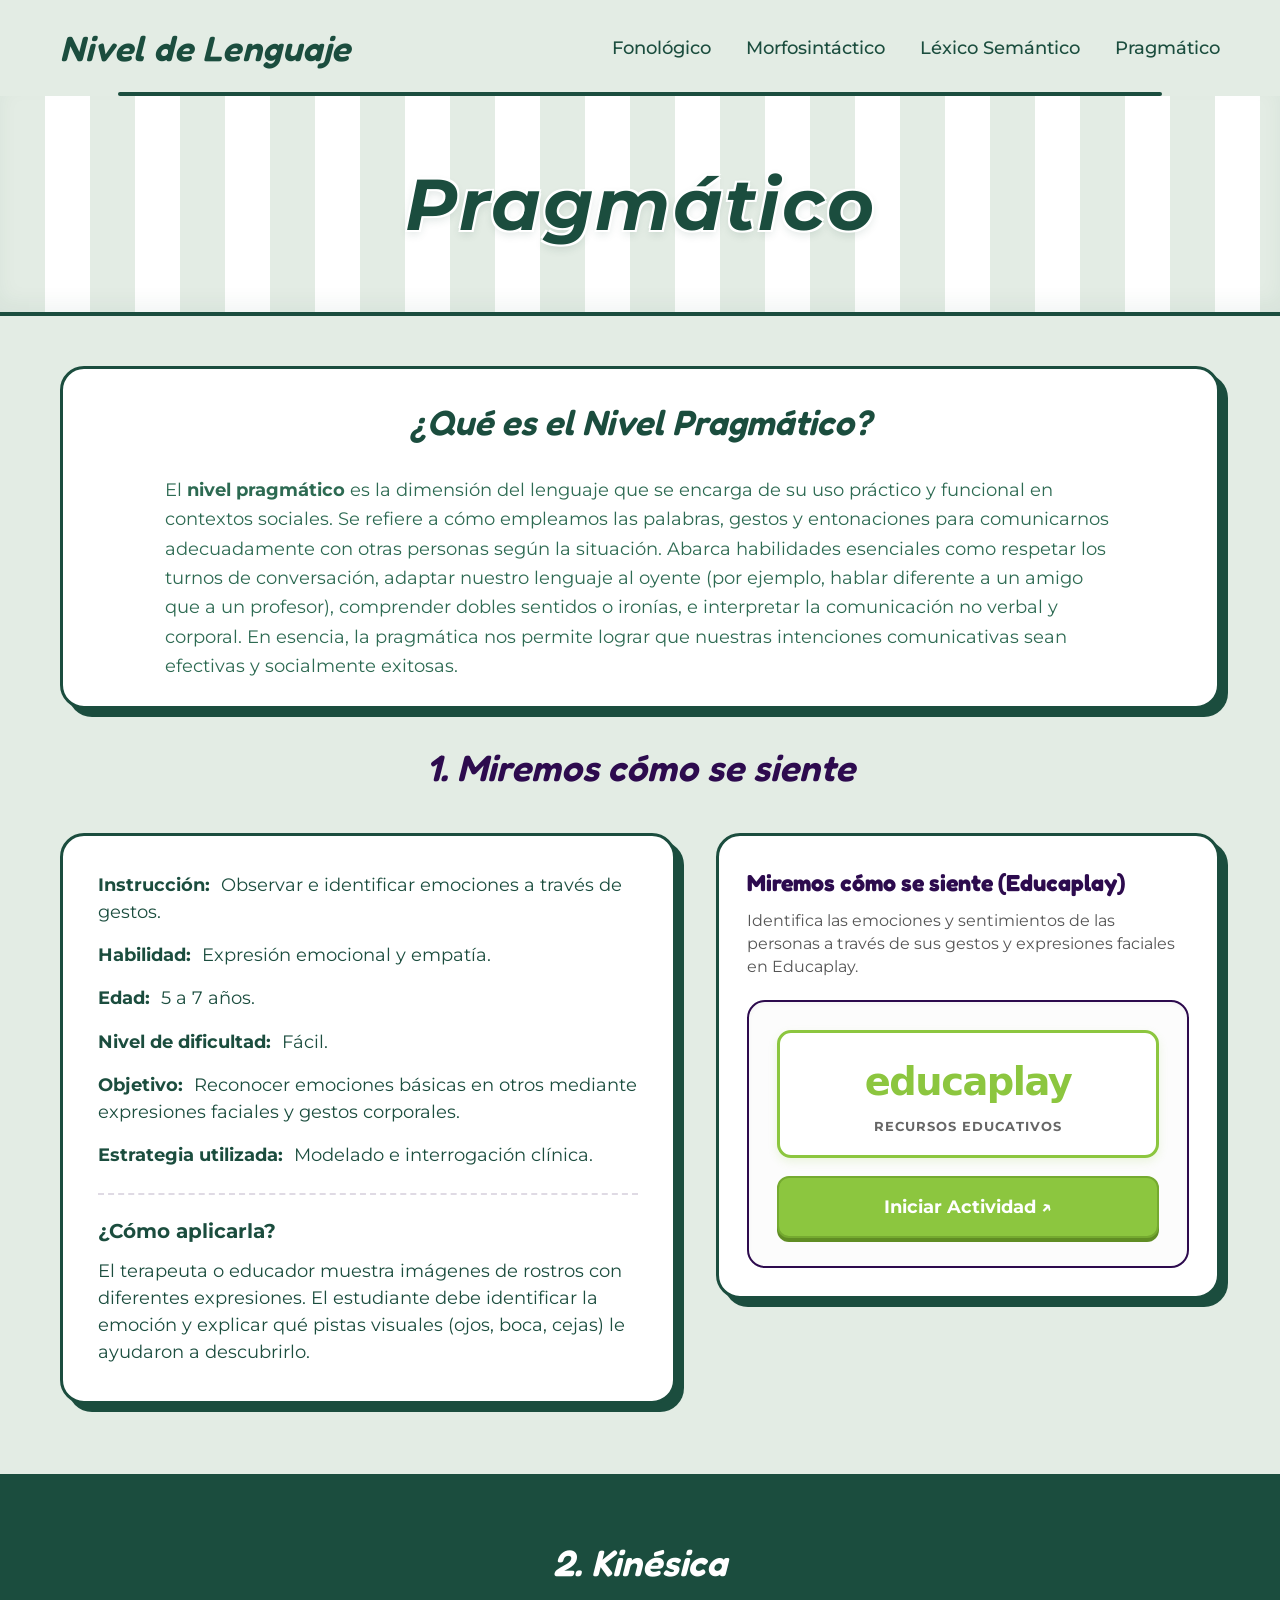
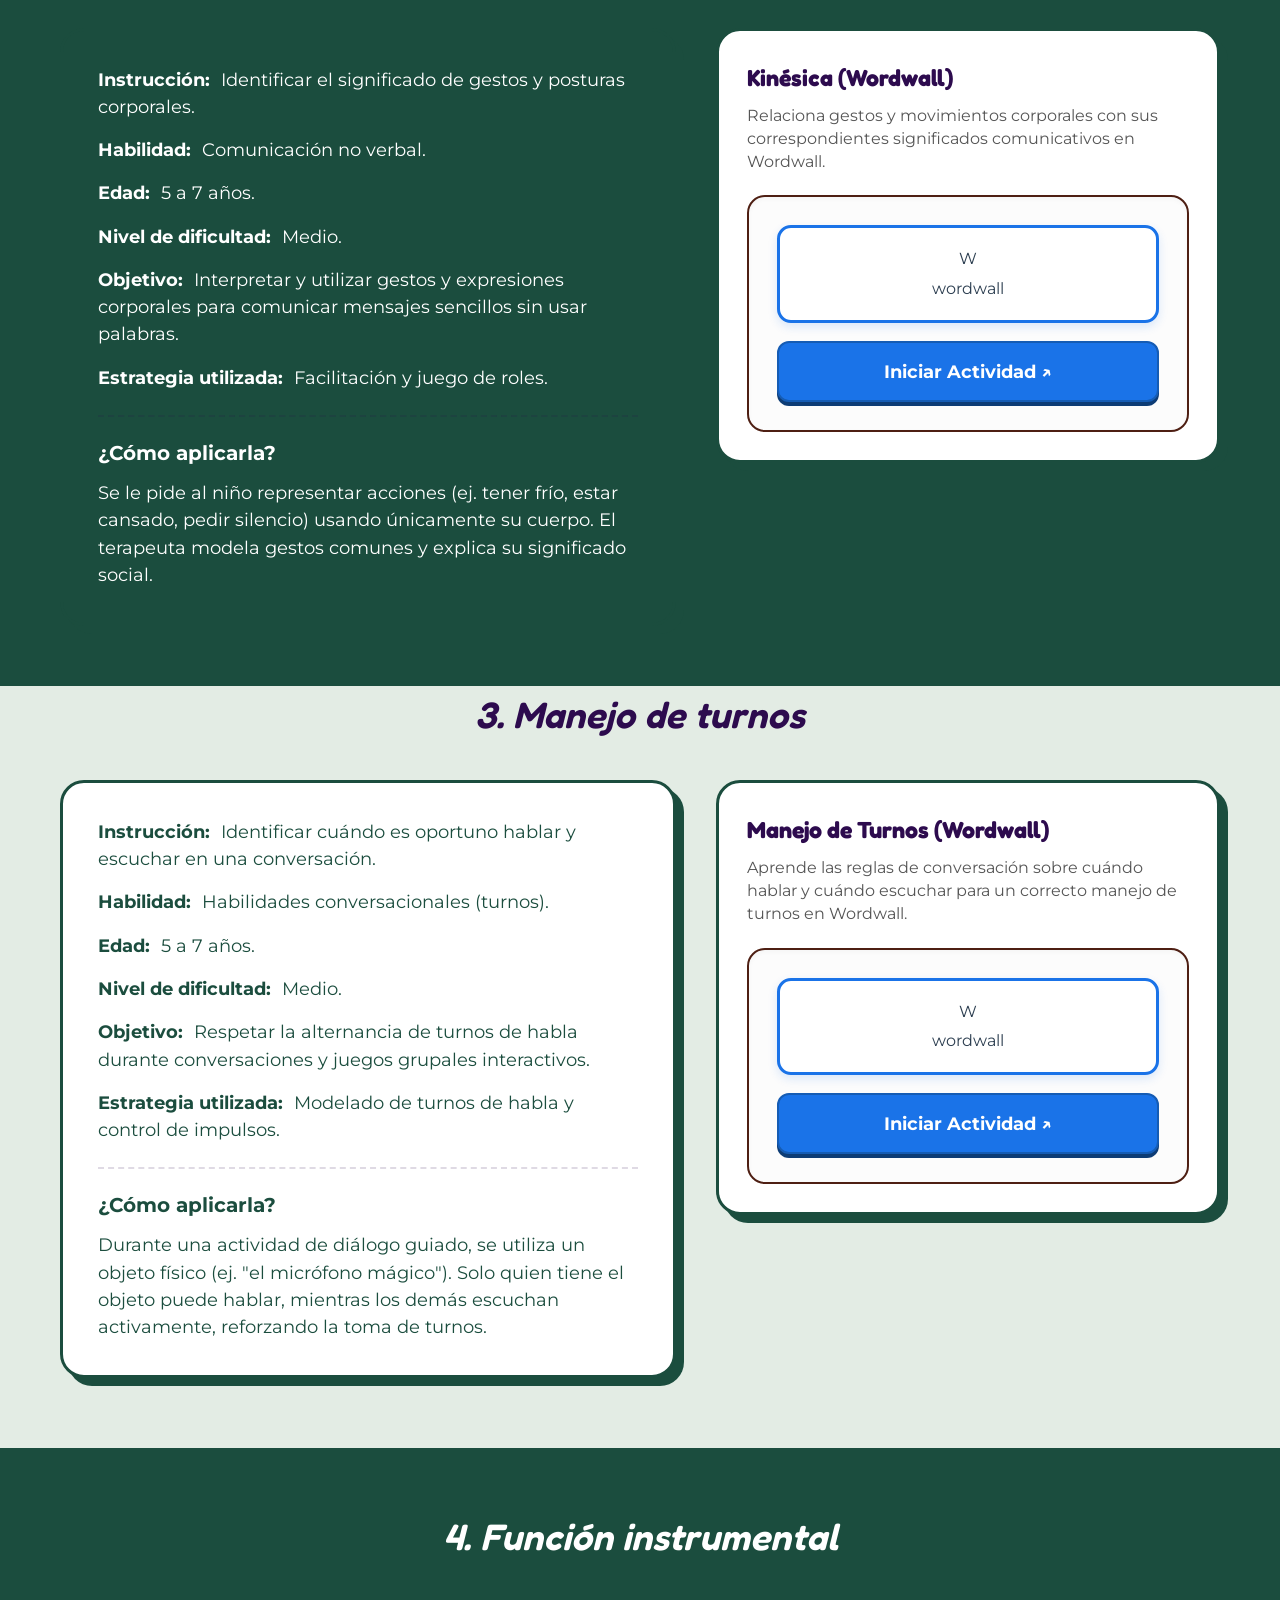
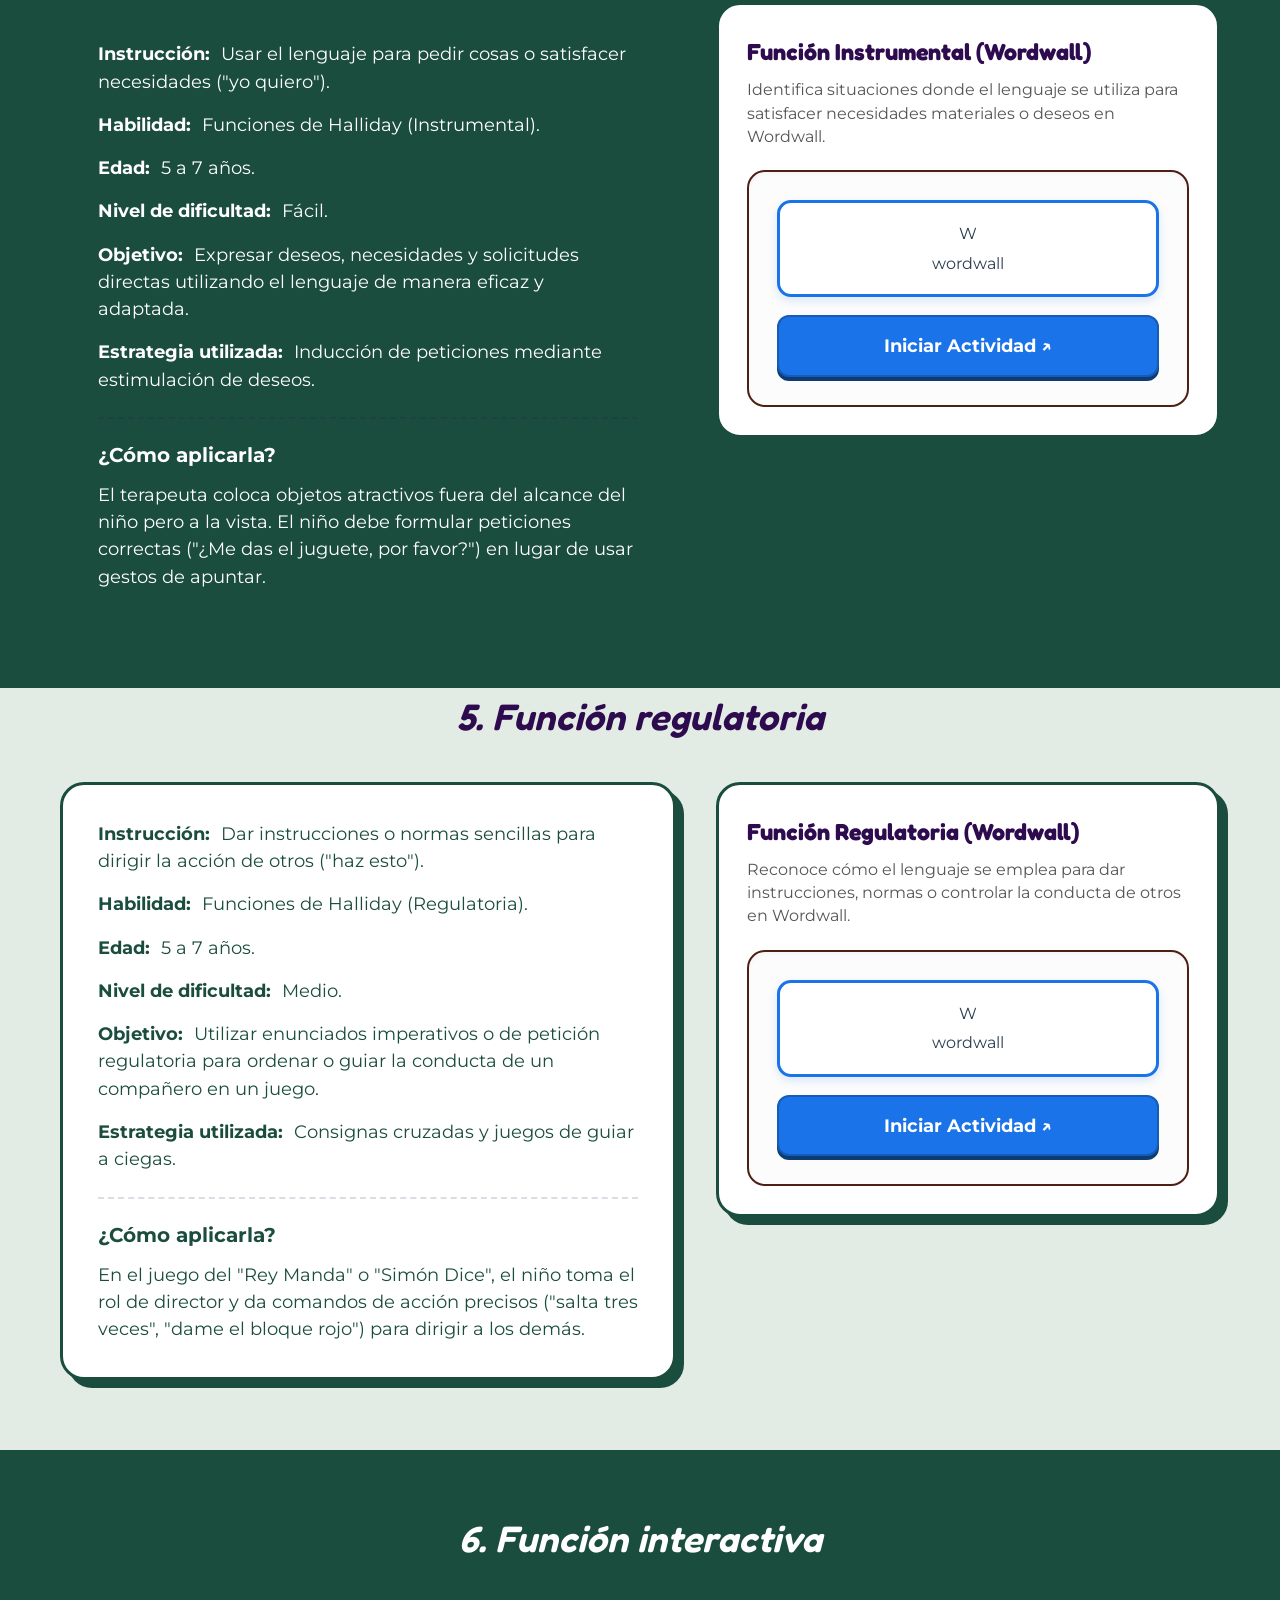
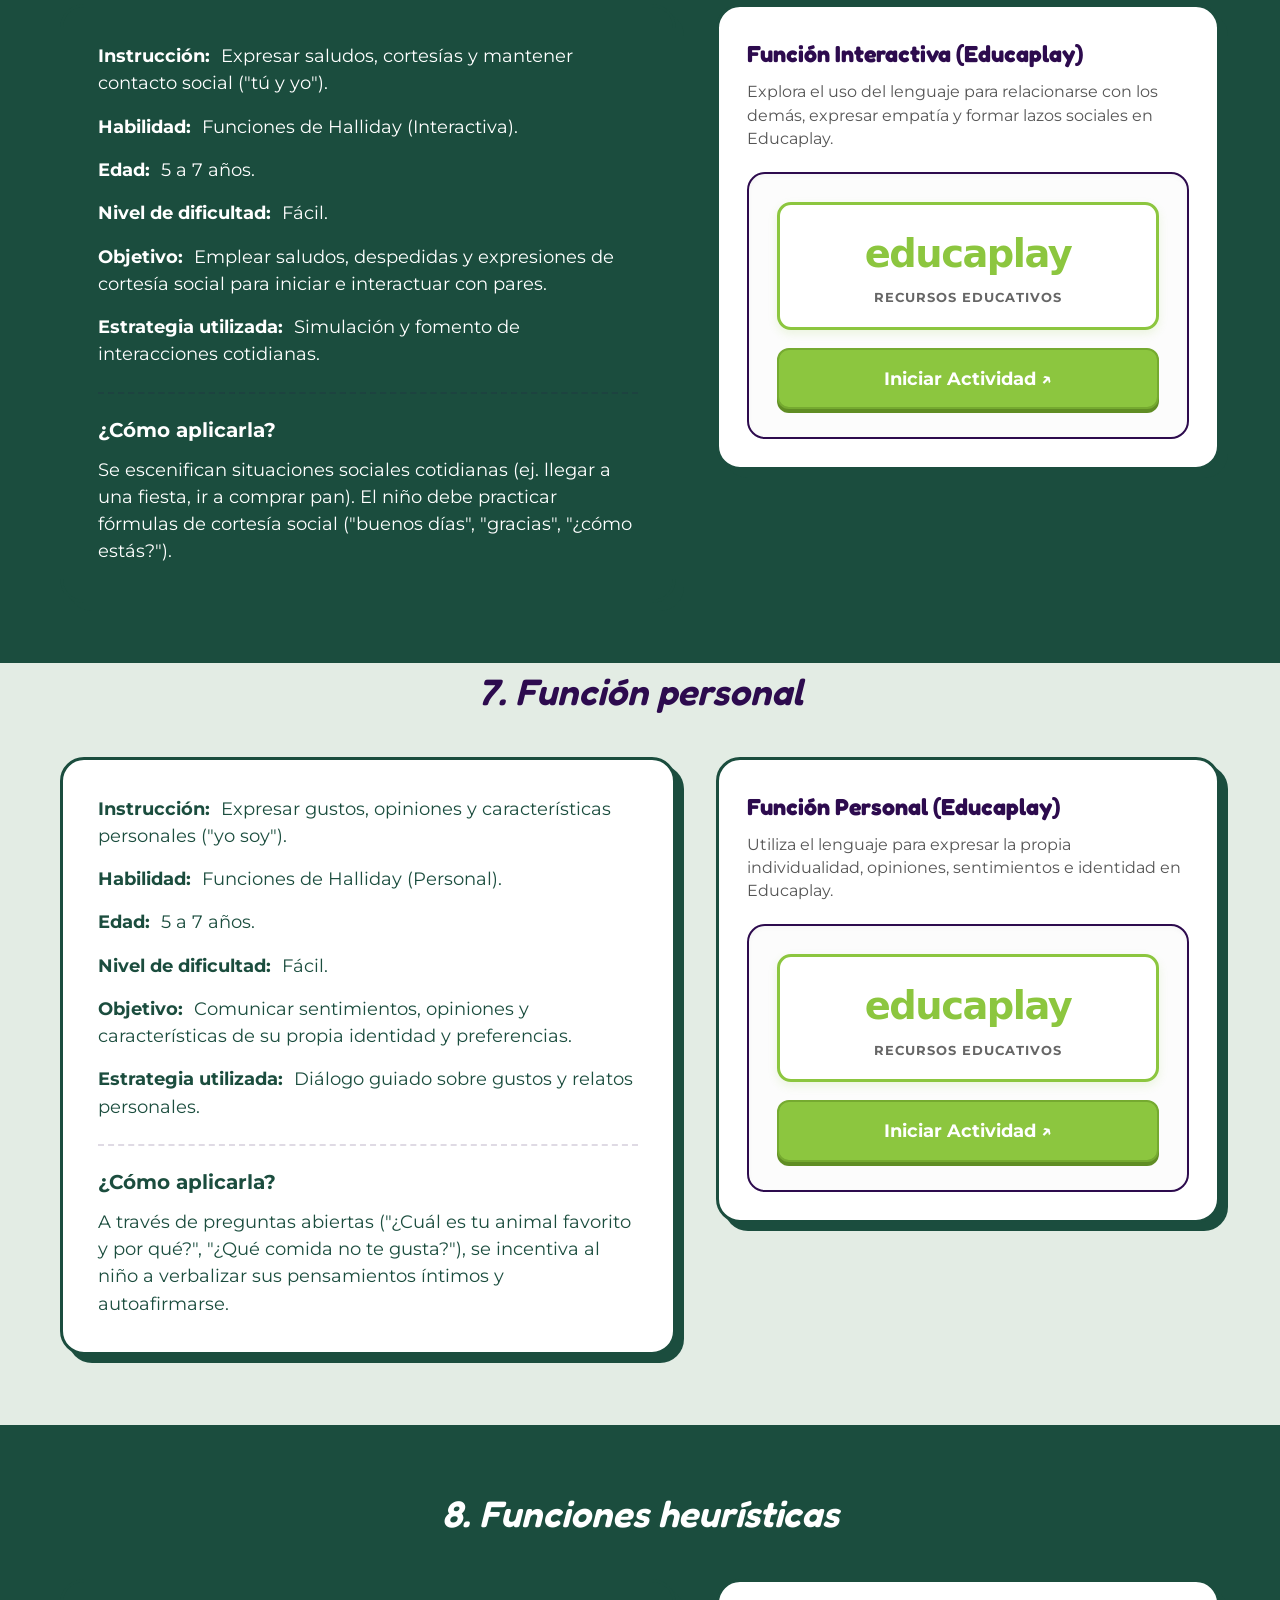
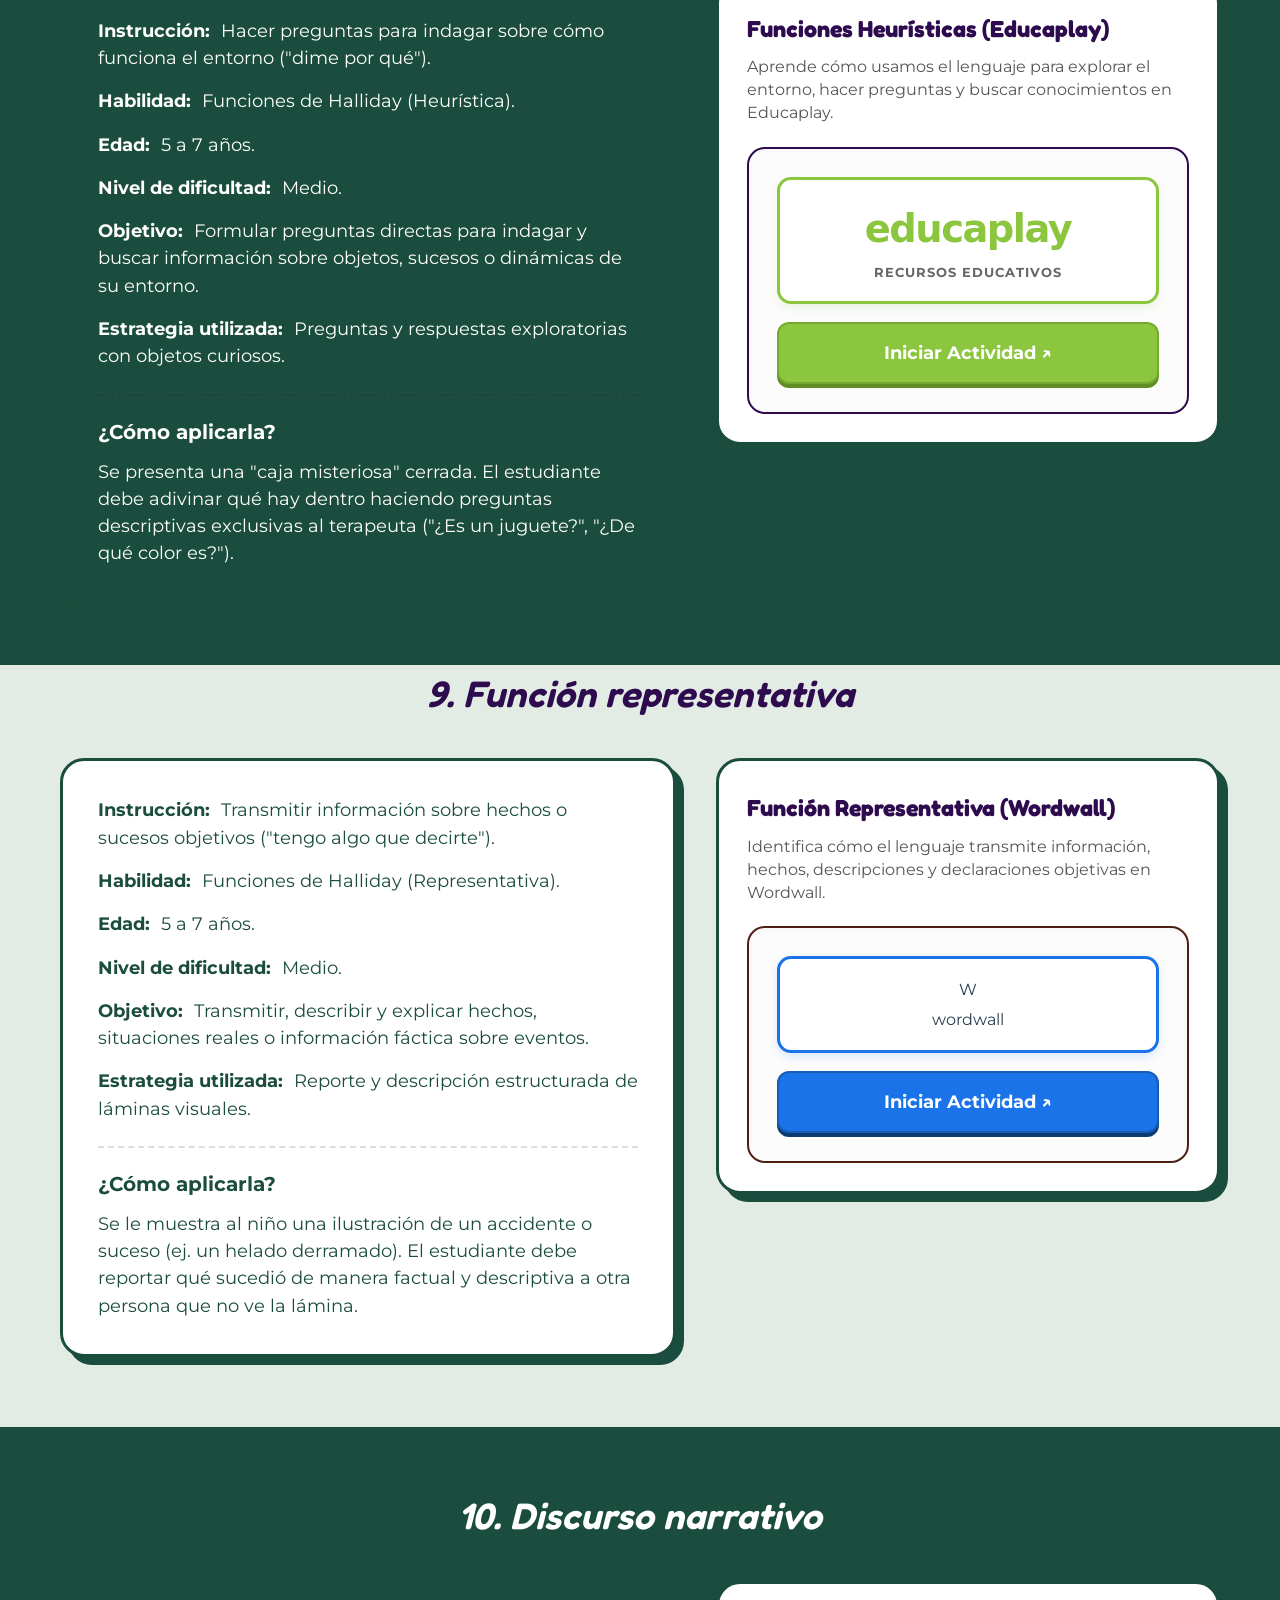
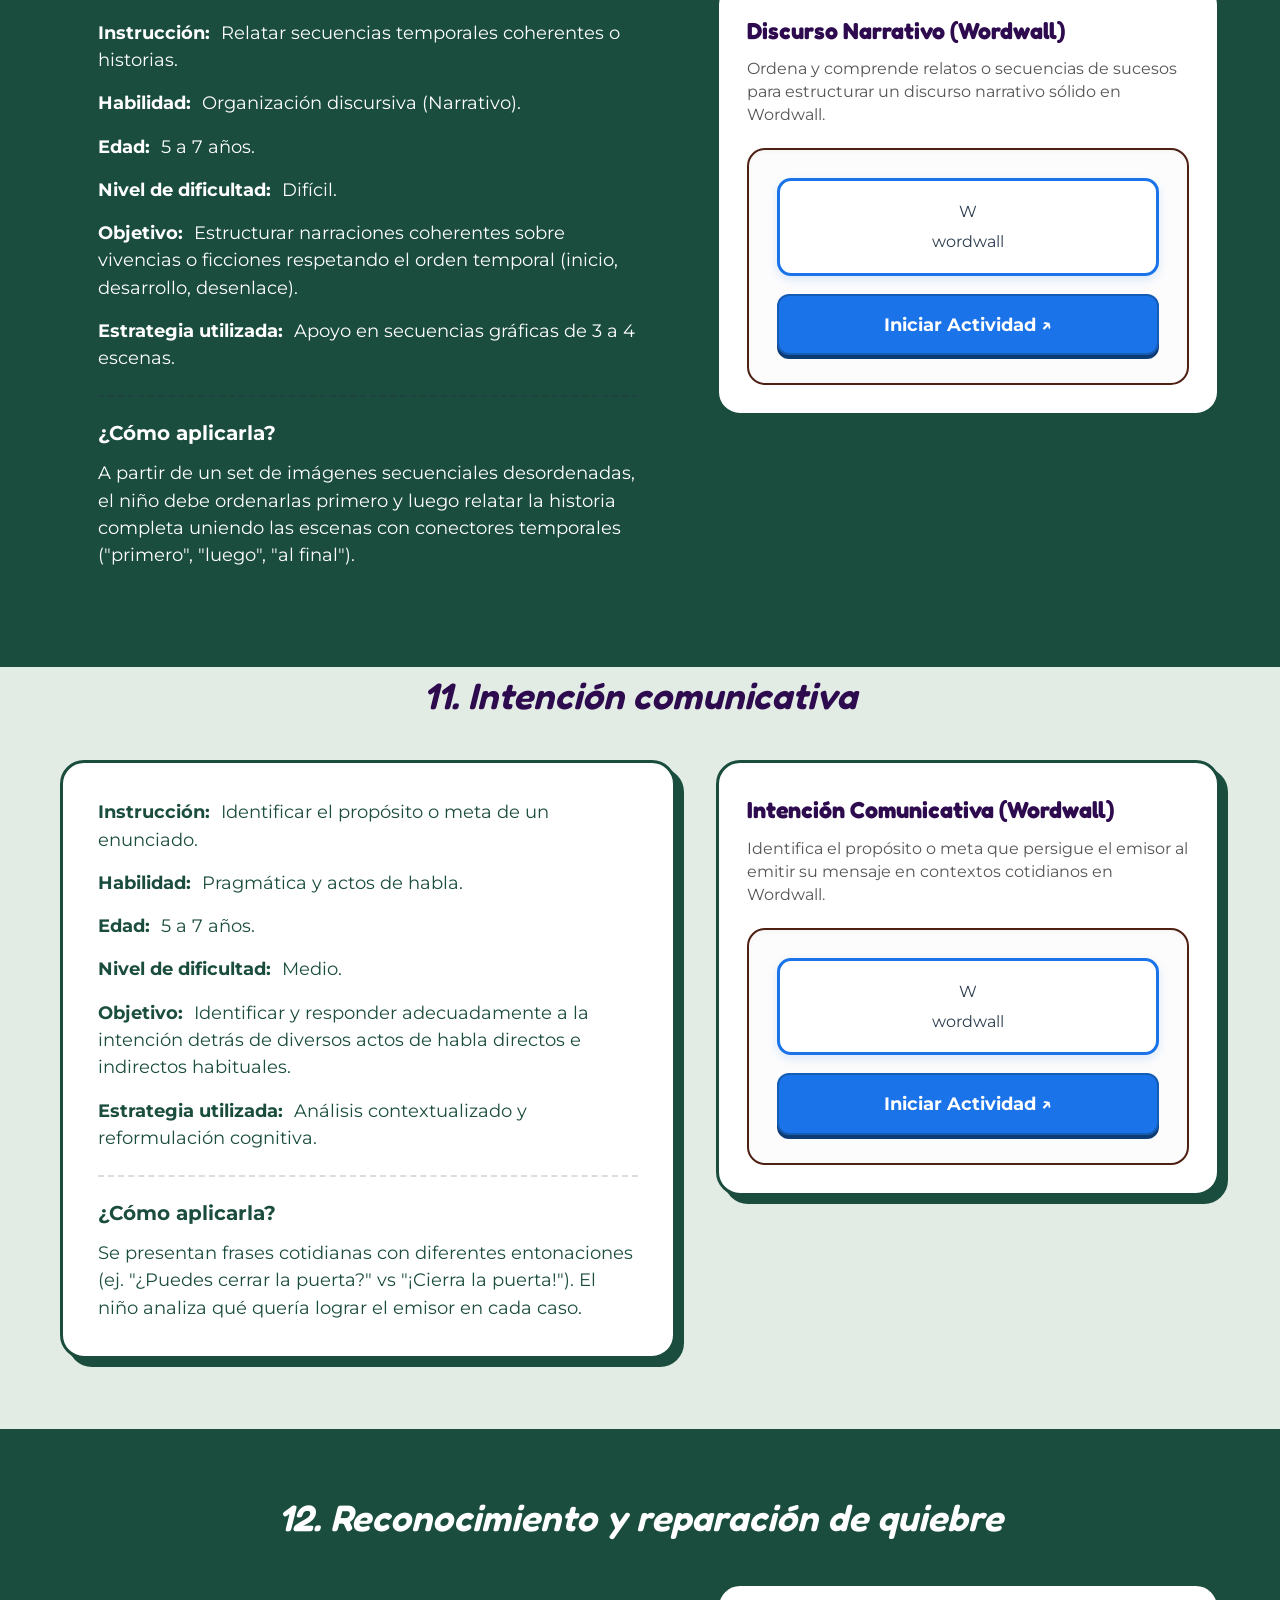
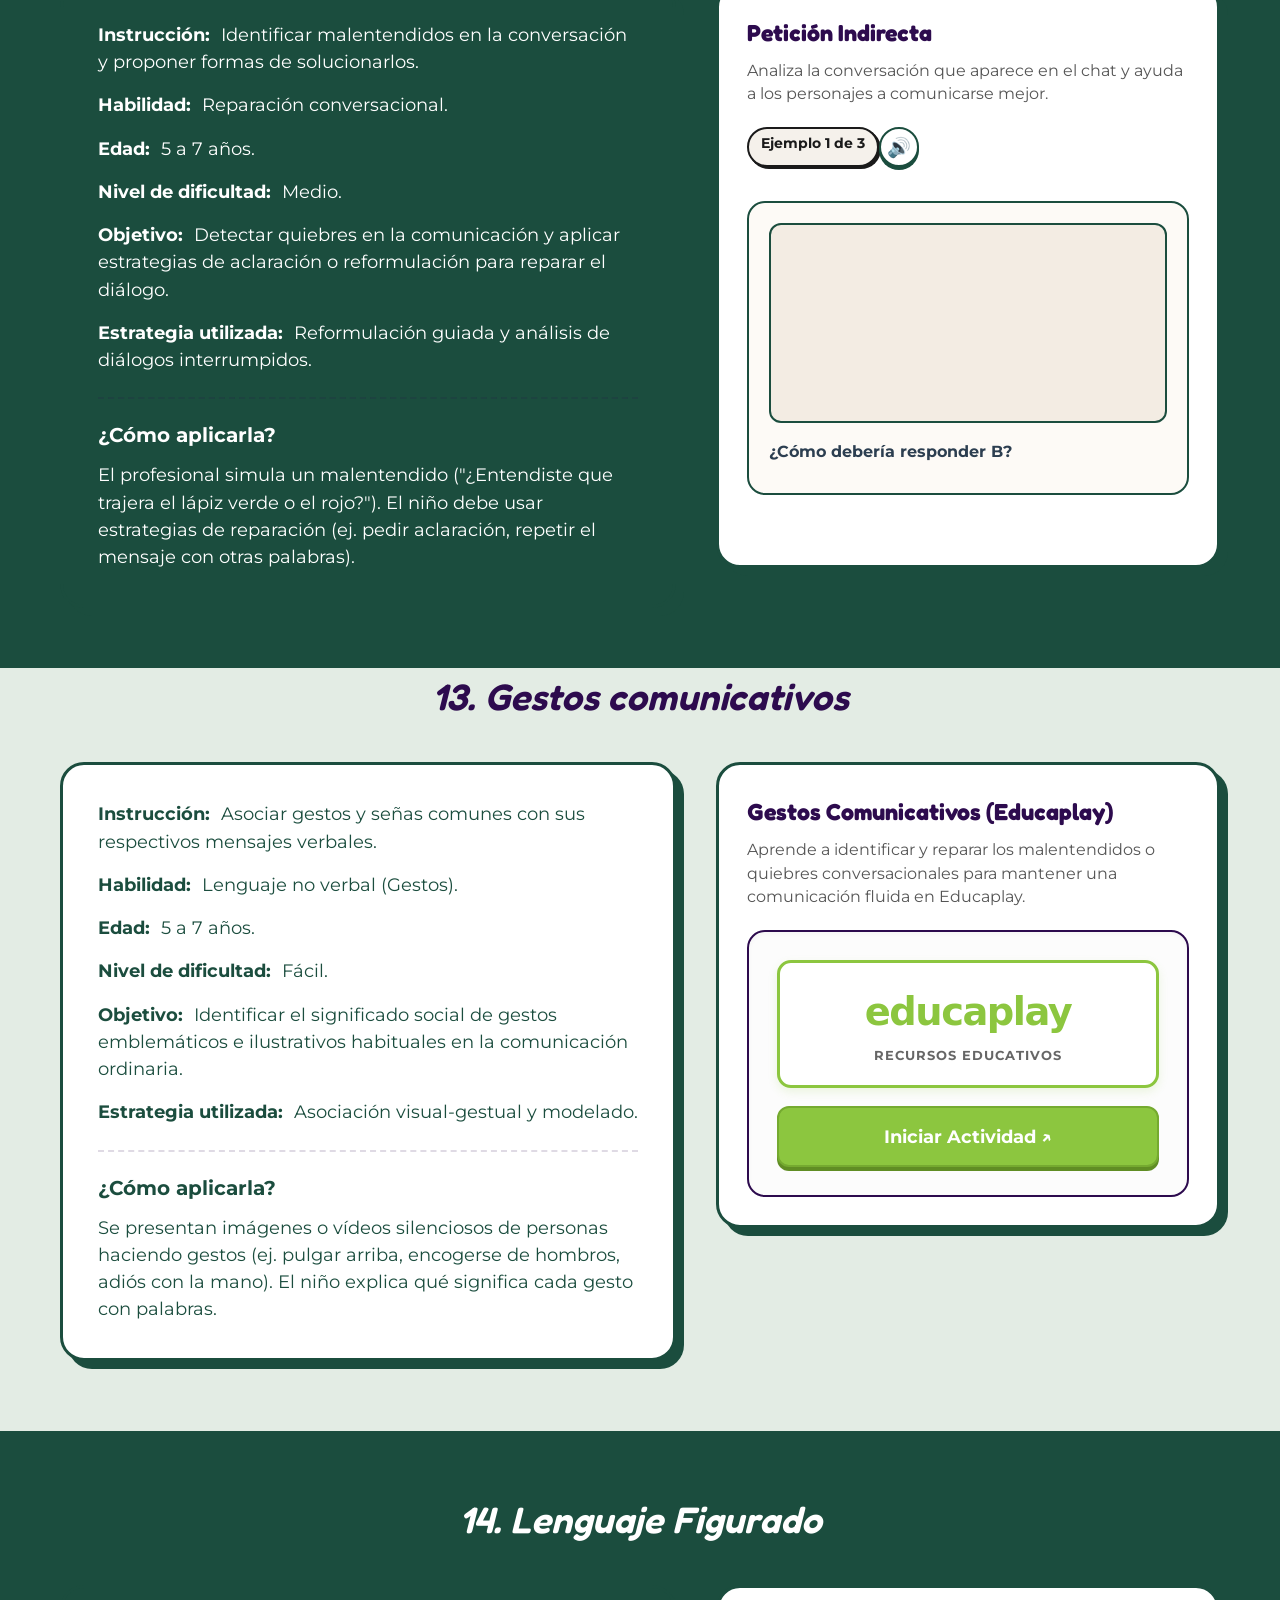
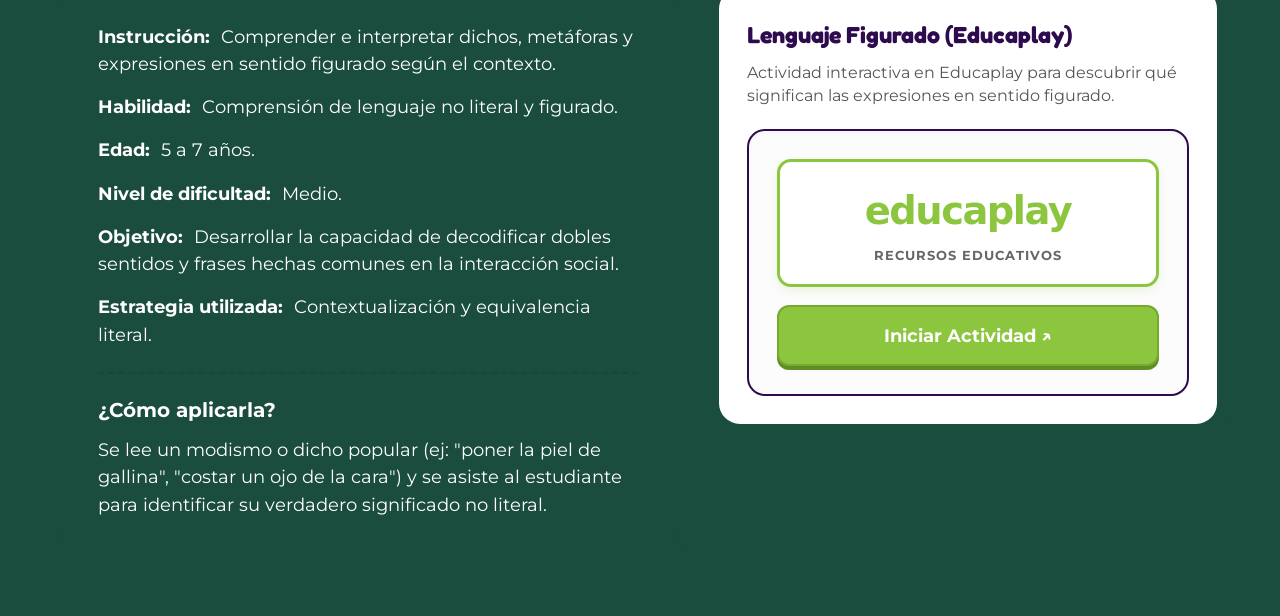
<file: pragmatico.html>
<!DOCTYPE html>
<html lang="es">
<head>
    <meta charset="UTF-8">
    <meta name="viewport" content="width=device-width, initial-scale=1.0">
    <title>Nivel Pragmático - Niveles de Lenguaje</title>
    
    <!-- Google Fonts -->
    <link rel="preconnect" href="https://fonts.googleapis.com">
    <link rel="preconnect" href="https://fonts.gstatic.com" crossorigin>
    <link href="https://fonts.googleapis.com/css2?family=Fredoka:wght@300..700&family=Montserrat:ital,wght@0,100..900;1,100..900&family=Comic+Neue:ital,wght@0,300;0,400;0,700;1,300;1,400;1,700&family=Outfit:wght@100..900&display=swap" rel="stylesheet">
    
    <link rel="icon" type="image/png" href="img/illustrations/conejos.png">
    <!-- Estilos CSS -->
    <link rel="stylesheet" href="styles.css">
</head>
<body class="green-theme">
    <!-- OVERLAY DE TRANSICIÓN CIRCULAR -->
    <div class="page-transition-overlay expanding" aria-hidden="true"></div>

    <!-- NAVBAR - APARECE EN TODAS LAS PÁGINAS -->
    <nav class="navbar">
        <div class="navbar-container">
            <a href="index.html" class="navbar-title-link">
                <h1 class="navbar-title">Nivel de Lenguaje</h1>
            </a>
            <div class="navbar-right-links">
                <a href="fonologico.html" class="navbar-link">Fonológico</a>
                <a href="morfosintactico.html" class="navbar-link">Morfosintáctico</a>
                <a href="lexico-semantico.html" class="navbar-link">Léxico Semántico</a>
                <a href="pragmatico.html" class="navbar-link">Pragmático</a>
            </div>
        </div>
        <div class="navbar-line"></div>
    </nav>

    <!-- CONTENIDO PRINCIPAL -->
    <main class="main-content" style="padding: 40px 0 0 0;">
        <!-- CABECERA LISTADA -->
        <div class="striped-header-container">
            <div class="striped-header">
                <h2>Pragmático</h2>
            </div>
        </div>

        <!-- DESCRIPCIÓN DEL NIVEL PRAGMÁTICO -->
        <section class="activity-section" style="margin-bottom: 30px;">
            <div class="activity-card-container" style="background: #ffffff; width: 100%; box-sizing: border-box; max-width: 1200px; margin: 0 auto; padding: 25px;">
                <h3 class="levels-subtitle" style="margin-top: 0; color: #1b4d3e; font-family: 'Fredoka', sans-serif; text-align: center;">¿Qué es el Nivel Pragmático?</h3>
                <p class="levels-text" style="color: #2d6a52; font-size: 1.15rem; line-height: 1.6; margin-bottom: 0;">
                    El <strong>nivel pragmático</strong> es la dimensión del lenguaje que se encarga de su uso práctico y funcional en contextos sociales. Se refiere a cómo empleamos las palabras, gestos y entonaciones para comunicarnos adecuadamente con otras personas según la situación. Abarca habilidades esenciales como respetar los turnos de conversación, adaptar nuestro lenguaje al oyente (por ejemplo, hablar diferente a un amigo que a un profesor), comprender dobles sentidos o ironías, e interpretar la comunicación no verbal y corporal. En esencia, la pragmática nos permite lograr que nuestras intenciones comunicativas sean efectivas y socialmente exitosas.
                </p>
            </div>
        </section>

        <!-- SECCIÓN 1: Miremos cómo se siente (Fondo Claro) -->
        <section class="activity-section" id="seccion-miremos-siente">
            <h3 class="activity-section-title">1. Miremos cómo se siente</h3>
            <div class="activity-content-grid">
                <!-- Columna Izquierda: Ficha Técnica -->
                <div class="activity-card-container">
                    <ul class="metadata-list">
                        <li class="metadata-item"><span class="metadata-label">Instrucción:</span> Observar e identificar emociones a través de gestos.</li>
                        <li class="metadata-item"><span class="metadata-label">Habilidad:</span> Expresión emocional y empatía.</li>
                        <li class="metadata-item"><span class="metadata-label">Edad:</span> 5 a 7 años.</li>
                        <li class="metadata-item"><span class="metadata-label">Nivel de dificultad:</span> Fácil.</li>
                        <li class="metadata-item"><span class="metadata-label">Objetivo:</span> Reconocer emociones básicas en otros mediante expresiones faciales y gestos corporales.</li>
                        <li class="metadata-item"><span class="metadata-label">Estrategia utilizada:</span> Modelado e interrogación clínica.</li>
                    </ul>
                    <div class="metadata-how-to">
                        <span class="metadata-how-to-title">¿Cómo aplicarla?</span>
                        <p class="metadata-item">El terapeuta o educador muestra imágenes de rostros con diferentes expresiones. El estudiante debe identificar la emoción y explicar qué pistas visuales (ojos, boca, cejas) le ayudaron a descubrirlo.</p>
                    </div>
                </div>

                <!-- Columna Derecha: Actividades/Juegos -->
                <div class="activity-games-column">
                    <div class="game-card">
                        <div class="game-info">
                            <span class="game-title">Miremos cómo se siente (Educaplay)</span>
                            <p class="game-description">Identifica las emociones y sentimientos de las personas a través de sus gestos y expresiones faciales en Educaplay.</p>
                        </div>
                        <div class="mock-educaplay-logo">
                            <div class="educaplay-banner" aria-hidden="true">
                                <span class="educaplay-text-logo">educaplay</span>
                                <span class="educaplay-tagline">Recursos Educativos</span>
                            </div>
                            <a href="https://es.educaplay.com/recursos-educativos/29790436-miremos_como_se_siente.html" target="_blank" rel="noopener" class="educaplay-link-btn">Iniciar Actividad ↗</a>
                        </div>
                    </div>
                </div>
            </div>
        </section>

        <!-- SECCIÓN 2: Kinésica (Fondo Oscuro) -->
        <div class="dark-green-section" id="seccion-kinesica">
            <section class="activity-section">
                <h3 class="activity-section-title">2. Kinésica</h3>
                <div class="activity-content-grid">
                    <!-- Columna Izquierda: Ficha Técnica -->
                    <div class="activity-card-container">
                        <ul class="metadata-list">
                            <li class="metadata-item"><span class="metadata-label">Instrucción:</span> Identificar el significado de gestos y posturas corporales.</li>
                            <li class="metadata-item"><span class="metadata-label">Habilidad:</span> Comunicación no verbal.</li>
                            <li class="metadata-item"><span class="metadata-label">Edad:</span> 5 a 7 años.</li>
                            <li class="metadata-item"><span class="metadata-label">Nivel de dificultad:</span> Medio.</li>
                            <li class="metadata-item"><span class="metadata-label">Objetivo:</span> Interpretar y utilizar gestos y expresiones corporales para comunicar mensajes sencillos sin usar palabras.</li>
                            <li class="metadata-item"><span class="metadata-label">Estrategia utilizada:</span> Facilitación y juego de roles.</li>
                        </ul>
                        <div class="metadata-how-to">
                            <span class="metadata-how-to-title">¿Cómo aplicarla?</span>
                            <p class="metadata-item">Se le pide al niño representar acciones (ej. tener frío, estar cansado, pedir silencio) usando únicamente su cuerpo. El terapeuta modela gestos comunes y explica su significado social.</p>
                        </div>
                    </div>

                    <!-- Columna Derecha: Actividades/Juegos -->
                    <div class="activity-games-column">
                        <div class="game-card">
                            <div class="game-info">
                                <span class="game-title">Kinésica (Wordwall)</span>
                                <p class="game-description">Relaciona gestos y movimientos corporales con sus correspondientes significados comunicativos en Wordwall.</p>
                            </div>
                            <div class="mock-wordwall-logo">
                                <div class="wordwall-banner" aria-hidden="true">
                                    <span class="wordwall-w">W</span>
                                    <span class="wordwall-text">wordwall</span>
                                </div>
                                <a href="https://wordwall.net/resource/115680576" target="_blank" rel="noopener" class="wordwall-link-btn">Iniciar Actividad ↗</a>
                            </div>
                        </div>
                    </div>
                </div>
            </section>
        </div>

        <!-- SECCIÓN 3: Manejo de turnos (Fondo Claro) -->
        <section class="activity-section" id="seccion-manejo-turnos">
            <h3 class="activity-section-title">3. Manejo de turnos</h3>
            <div class="activity-content-grid">
                <!-- Columna Izquierda: Ficha Técnica -->
                <div class="activity-card-container">
                    <ul class="metadata-list">
                        <li class="metadata-item"><span class="metadata-label">Instrucción:</span> Identificar cuándo es oportuno hablar y escuchar en una conversación.</li>
                        <li class="metadata-item"><span class="metadata-label">Habilidad:</span> Habilidades conversacionales (turnos).</li>
                        <li class="metadata-item"><span class="metadata-label">Edad:</span> 5 a 7 años.</li>
                        <li class="metadata-item"><span class="metadata-label">Nivel de dificultad:</span> Medio.</li>
                        <li class="metadata-item"><span class="metadata-label">Objetivo:</span> Respetar la alternancia de turnos de habla durante conversaciones y juegos grupales interactivos.</li>
                        <li class="metadata-item"><span class="metadata-label">Estrategia utilizada:</span> Modelado de turnos de habla y control de impulsos.</li>
                    </ul>
                    <div class="metadata-how-to">
                        <span class="metadata-how-to-title">¿Cómo aplicarla?</span>
                        <p class="metadata-item">Durante una actividad de diálogo guiado, se utiliza un objeto físico (ej. "el micrófono mágico"). Solo quien tiene el objeto puede hablar, mientras los demás escuchan activamente, reforzando la toma de turnos.</p>
                    </div>
                </div>

                <!-- Columna Derecha: Actividades/Juegos -->
                <div class="activity-games-column">
                    <div class="game-card">
                        <div class="game-info">
                            <span class="game-title">Manejo de Turnos (Wordwall)</span>
                            <p class="game-description">Aprende las reglas de conversación sobre cuándo hablar y cuándo escuchar para un correcto manejo de turnos en Wordwall.</p>
                        </div>
                        <div class="mock-wordwall-logo">
                            <div class="wordwall-banner" aria-hidden="true">
                                <span class="wordwall-w">W</span>
                                <span class="wordwall-text">wordwall</span>
                            </div>
                            <a href="https://wordwall.net/resource/115681296" target="_blank" rel="noopener" class="wordwall-link-btn">Iniciar Actividad ↗</a>
                        </div>
                    </div>
                </div>
            </div>
        </section>

        <!-- SECCIÓN 4: Función instrumental (Fondo Oscuro) -->
        <div class="dark-green-section" id="seccion-funcion-instrumental">
            <section class="activity-section">
                <h3 class="activity-section-title">4. Función instrumental</h3>
                <div class="activity-content-grid">
                    <!-- Columna Izquierda: Ficha Técnica -->
                    <div class="activity-card-container">
                        <ul class="metadata-list">
                            <li class="metadata-item"><span class="metadata-label">Instrucción:</span> Usar el lenguaje para pedir cosas o satisfacer necesidades ("yo quiero").</li>
                            <li class="metadata-item"><span class="metadata-label">Habilidad:</span> Funciones de Halliday (Instrumental).</li>
                            <li class="metadata-item"><span class="metadata-label">Edad:</span> 5 a 7 años.</li>
                            <li class="metadata-item"><span class="metadata-label">Nivel de dificultad:</span> Fácil.</li>
                            <li class="metadata-item"><span class="metadata-label">Objetivo:</span> Expresar deseos, necesidades y solicitudes directas utilizando el lenguaje de manera eficaz y adaptada.</li>
                            <li class="metadata-item"><span class="metadata-label">Estrategia utilizada:</span> Inducción de peticiones mediante estimulación de deseos.</li>
                        </ul>
                        <div class="metadata-how-to">
                            <span class="metadata-how-to-title">¿Cómo aplicarla?</span>
                            <p class="metadata-item">El terapeuta coloca objetos atractivos fuera del alcance del niño pero a la vista. El niño debe formular peticiones correctas ("¿Me das el juguete, por favor?") en lugar de usar gestos de apuntar.</p>
                        </div>
                    </div>

                    <!-- Columna Derecha: Actividades/Juegos -->
                    <div class="activity-games-column">
                        <div class="game-card">
                            <div class="game-info">
                                <span class="game-title">Función Instrumental (Wordwall)</span>
                                <p class="game-description">Identifica situaciones donde el lenguaje se utiliza para satisfacer necesidades materiales o deseos en Wordwall.</p>
                            </div>
                            <div class="mock-wordwall-logo">
                                <div class="wordwall-banner" aria-hidden="true">
                                    <span class="wordwall-w">W</span>
                                    <span class="wordwall-text">wordwall</span>
                                </div>
                                <a href="https://wordwall.net/resource/115681504" target="_blank" rel="noopener" class="wordwall-link-btn">Iniciar Actividad ↗</a>
                            </div>
                        </div>
                    </div>
                </div>
            </section>
        </div>

        <!-- SECCIÓN 5: Función regulatoria (Fondo Claro) -->
        <section class="activity-section" id="seccion-funcion-regulatoria">
            <h3 class="activity-section-title">5. Función regulatoria</h3>
            <div class="activity-content-grid">
                <!-- Columna Izquierda: Ficha Técnica -->
                <div class="activity-card-container">
                    <ul class="metadata-list">
                        <li class="metadata-item"><span class="metadata-label">Instrucción:</span> Dar instrucciones o normas sencillas para dirigir la acción de otros ("haz esto").</li>
                        <li class="metadata-item"><span class="metadata-label">Habilidad:</span> Funciones de Halliday (Regulatoria).</li>
                        <li class="metadata-item"><span class="metadata-label">Edad:</span> 5 a 7 años.</li>
                        <li class="metadata-item"><span class="metadata-label">Nivel de dificultad:</span> Medio.</li>
                        <li class="metadata-item"><span class="metadata-label">Objetivo:</span> Utilizar enunciados imperativos o de petición regulatoria para ordenar o guiar la conducta de un compañero en un juego.</li>
                        <li class="metadata-item"><span class="metadata-label">Estrategia utilizada:</span> Consignas cruzadas y juegos de guiar a ciegas.</li>
                    </ul>
                    <div class="metadata-how-to">
                        <span class="metadata-how-to-title">¿Cómo aplicarla?</span>
                        <p class="metadata-item">En el juego del "Rey Manda" o "Simón Dice", el niño toma el rol de director y da comandos de acción precisos ("salta tres veces", "dame el bloque rojo") para dirigir a los demás.</p>
                    </div>
                </div>

                <!-- Columna Derecha: Actividades/Juegos -->
                <div class="activity-games-column">
                    <div class="game-card">
                        <div class="game-info">
                            <span class="game-title">Función Regulatoria (Wordwall)</span>
                            <p class="game-description">Reconoce cómo el lenguaje se emplea para dar instrucciones, normas o controlar la conducta de otros en Wordwall.</p>
                        </div>
                        <div class="mock-wordwall-logo">
                            <div class="wordwall-banner" aria-hidden="true">
                                <span class="wordwall-w">W</span>
                                <span class="wordwall-text">wordwall</span>
                            </div>
                            <a href="https://wordwall.net/resource/115681829" target="_blank" rel="noopener" class="wordwall-link-btn">Iniciar Actividad ↗</a>
                        </div>
                    </div>
                </div>
            </div>
        </section>

        <!-- SECCIÓN 6: Función interactiva (Fondo Oscuro) -->
        <div class="dark-green-section" id="seccion-funcion-interactiva">
            <section class="activity-section">
                <h3 class="activity-section-title">6. Función interactiva</h3>
                <div class="activity-content-grid">
                    <!-- Columna Izquierda: Ficha Técnica -->
                    <div class="activity-card-container">
                        <ul class="metadata-list">
                            <li class="metadata-item"><span class="metadata-label">Instrucción:</span> Expresar saludos, cortesías y mantener contacto social ("tú y yo").</li>
                            <li class="metadata-item"><span class="metadata-label">Habilidad:</span> Funciones de Halliday (Interactiva).</li>
                            <li class="metadata-item"><span class="metadata-label">Edad:</span> 5 a 7 años.</li>
                            <li class="metadata-item"><span class="metadata-label">Nivel de dificultad:</span> Fácil.</li>
                            <li class="metadata-item"><span class="metadata-label">Objetivo:</span> Emplear saludos, despedidas y expresiones de cortesía social para iniciar e interactuar con pares.</li>
                            <li class="metadata-item"><span class="metadata-label">Estrategia utilizada:</span> Simulación y fomento de interacciones cotidianas.</li>
                        </ul>
                        <div class="metadata-how-to">
                            <span class="metadata-how-to-title">¿Cómo aplicarla?</span>
                            <p class="metadata-item">Se escenifican situaciones sociales cotidianas (ej. llegar a una fiesta, ir a comprar pan). El niño debe practicar fórmulas de cortesía social ("buenos días", "gracias", "¿cómo estás?").</p>
                        </div>
                    </div>

                    <!-- Columna Derecha: Actividades/Juegos -->
                    <div class="activity-games-column">
                        <div class="game-card">
                            <div class="game-info">
                                <span class="game-title">Función Interactiva (Educaplay)</span>
                                <p class="game-description">Explora el uso del lenguaje para relacionarse con los demás, expresar empatía y formar lazos sociales en Educaplay.</p>
                            </div>
                            <div class="mock-educaplay-logo">
                                <div class="educaplay-banner" aria-hidden="true">
                                    <span class="educaplay-text-logo">educaplay</span>
                                    <span class="educaplay-tagline">Recursos Educativos</span>
                                </div>
                                <a href="https://es.educaplay.com/recursos-educativos/29790837-como_me_siento_cuando.html" target="_blank" rel="noopener" class="educaplay-link-btn">Iniciar Actividad ↗</a>
                            </div>
                        </div>
                    </div>
                </div>
            </section>
        </div>

        <!-- SECCIÓN 7: Función personal (Fondo Claro) -->
        <section class="activity-section" id="seccion-funcion-personal">
            <h3 class="activity-section-title">7. Función personal</h3>
            <div class="activity-content-grid">
                <!-- Columna Izquierda: Ficha Técnica -->
                <div class="activity-card-container">
                    <ul class="metadata-list">
                        <li class="metadata-item"><span class="metadata-label">Instrucción:</span> Expresar gustos, opiniones y características personales ("yo soy").</li>
                        <li class="metadata-item"><span class="metadata-label">Habilidad:</span> Funciones de Halliday (Personal).</li>
                        <li class="metadata-item"><span class="metadata-label">Edad:</span> 5 a 7 años.</li>
                        <li class="metadata-item"><span class="metadata-label">Nivel de dificultad:</span> Fácil.</li>
                        <li class="metadata-item"><span class="metadata-label">Objetivo:</span> Comunicar sentimientos, opiniones y características de su propia identidad y preferencias.</li>
                        <li class="metadata-item"><span class="metadata-label">Estrategia utilizada:</span> Diálogo guiado sobre gustos y relatos personales.</li>
                    </ul>
                    <div class="metadata-how-to">
                        <span class="metadata-how-to-title">¿Cómo aplicarla?</span>
                        <p class="metadata-item">A través de preguntas abiertas ("¿Cuál es tu animal favorito y por qué?", "¿Qué comida no te gusta?"), se incentiva al niño a verbalizar sus pensamientos íntimos y autoafirmarse.</p>
                    </div>
                </div>

                <!-- Columna Derecha: Actividades/Juegos -->
                <div class="activity-games-column">
                    <div class="game-card">
                        <div class="game-info">
                            <span class="game-title">Función Personal (Educaplay)</span>
                            <p class="game-description">Utiliza el lenguaje para expresar la propia individualidad, opiniones, sentimientos e identidad en Educaplay.</p>
                        </div>
                        <div class="mock-educaplay-logo">
                            <div class="educaplay-banner" aria-hidden="true">
                                <span class="educaplay-text-logo">educaplay</span>
                                <span class="educaplay-tagline">Recursos Educativos</span>
                            </div>
                            <a href="https://es.educaplay.com/recursos-educativos/29790880-selecciona_la_pregunta_correspondiente.html" target="_blank" rel="noopener" class="educaplay-link-btn">Iniciar Actividad ↗</a>
                        </div>
                    </div>
                </div>
            </div>
        </section>

        <!-- SECCIÓN 8: Funciones heurísticas (Fondo Oscuro) -->
        <div class="dark-green-section" id="seccion-funciones-heuristicas">
            <section class="activity-section">
                <h3 class="activity-section-title">8. Funciones heurísticas</h3>
                <div class="activity-content-grid">
                    <!-- Columna Izquierda: Ficha Técnica -->
                    <div class="activity-card-container">
                        <ul class="metadata-list">
                            <li class="metadata-item"><span class="metadata-label">Instrucción:</span> Hacer preguntas para indagar sobre cómo funciona el entorno ("dime por qué").</li>
                            <li class="metadata-item"><span class="metadata-label">Habilidad:</span> Funciones de Halliday (Heurística).</li>
                            <li class="metadata-item"><span class="metadata-label">Edad:</span> 5 a 7 años.</li>
                            <li class="metadata-item"><span class="metadata-label">Nivel de dificultad:</span> Medio.</li>
                            <li class="metadata-item"><span class="metadata-label">Objetivo:</span> Formular preguntas directas para indagar y buscar información sobre objetos, sucesos o dinámicas de su entorno.</li>
                            <li class="metadata-item"><span class="metadata-label">Estrategia utilizada:</span> Preguntas y respuestas exploratorias con objetos curiosos.</li>
                        </ul>
                        <div class="metadata-how-to">
                            <span class="metadata-how-to-title">¿Cómo aplicarla?</span>
                            <p class="metadata-item">Se presenta una "caja misteriosa" cerrada. El estudiante debe adivinar qué hay dentro haciendo preguntas descriptivas exclusivas al terapeuta ("¿Es un juguete?", "¿De qué color es?").</p>
                        </div>
                    </div>

                    <!-- Columna Derecha: Actividades/Juegos -->
                    <div class="activity-games-column">
                        <div class="game-card">
                            <div class="game-info">
                                <span class="game-title">Funciones Heurísticas (Educaplay)</span>
                                <p class="game-description">Aprende cómo usamos el lenguaje para explorar el entorno, hacer preguntas y buscar conocimientos en Educaplay.</p>
                            </div>
                            <div class="mock-educaplay-logo">
                                <div class="educaplay-banner" aria-hidden="true">
                                    <span class="educaplay-text-logo">educaplay</span>
                                    <span class="educaplay-tagline">Recursos Educativos</span>
                                </div>
                                <a href="https://es.educaplay.com/recursos-educativos/29790933-completa_la_pracion.html" target="_blank" rel="noopener" class="educaplay-link-btn">Iniciar Actividad ↗</a>
                            </div>
                        </div>
                    </div>
                </div>
            </section>
        </div>

        <!-- SECCIÓN 9: Función representativa (Fondo Claro) -->
        <section class="activity-section" id="seccion-funcion-representativa">
            <h3 class="activity-section-title">9. Función representativa</h3>
            <div class="activity-content-grid">
                <!-- Columna Izquierda: Ficha Técnica -->
                <div class="activity-card-container">
                    <ul class="metadata-list">
                        <li class="metadata-item"><span class="metadata-label">Instrucción:</span> Transmitir información sobre hechos o sucesos objetivos ("tengo algo que decirte").</li>
                        <li class="metadata-item"><span class="metadata-label">Habilidad:</span> Funciones de Halliday (Representativa).</li>
                        <li class="metadata-item"><span class="metadata-label">Edad:</span> 5 a 7 años.</li>
                        <li class="metadata-item"><span class="metadata-label">Nivel de dificultad:</span> Medio.</li>
                        <li class="metadata-item"><span class="metadata-label">Objetivo:</span> Transmitir, describir y explicar hechos, situaciones reales o información fáctica sobre eventos.</li>
                        <li class="metadata-item"><span class="metadata-label">Estrategia utilizada:</span> Reporte y descripción estructurada de láminas visuales.</li>
                    </ul>
                    <div class="metadata-how-to">
                        <span class="metadata-how-to-title">¿Cómo aplicarla?</span>
                        <p class="metadata-item">Se le muestra al niño una ilustración de un accidente o suceso (ej. un helado derramado). El estudiante debe reportar qué sucedió de manera factual y descriptiva a otra persona que no ve la lámina.</p>
                    </div>
                </div>

                <!-- Columna Derecha: Actividades/Juegos -->
                <div class="activity-games-column">
                    <div class="game-card">
                        <div class="game-info">
                            <span class="game-title">Función Representativa (Wordwall)</span>
                            <p class="game-description">Identifica cómo el lenguaje transmite información, hechos, descripciones y declaraciones objetivas en Wordwall.</p>
                        </div>
                        <div class="mock-wordwall-logo">
                            <div class="wordwall-banner" aria-hidden="true">
                                <span class="wordwall-w">W</span>
                                <span class="wordwall-text">wordwall</span>
                            </div>
                            <a href="https://wordwall.net/resource/115683478" target="_blank" rel="noopener" class="wordwall-link-btn">Iniciar Actividad ↗</a>
                        </div>
                    </div>
                </div>
            </div>
        </section>

        <!-- SECCIÓN 10: Discurso narrativo (Fondo Oscuro) -->
        <div class="dark-green-section" id="seccion-discurso-narrativo">
            <section class="activity-section">
                <h3 class="activity-section-title">10. Discurso narrativo</h3>
                <div class="activity-content-grid">
                    <!-- Columna Izquierda: Ficha Técnica -->
                    <div class="activity-card-container">
                        <ul class="metadata-list">
                            <li class="metadata-item"><span class="metadata-label">Instrucción:</span> Relatar secuencias temporales coherentes o historias.</li>
                            <li class="metadata-item"><span class="metadata-label">Habilidad:</span> Organización discursiva (Narrativo).</li>
                            <li class="metadata-item"><span class="metadata-label">Edad:</span> 5 a 7 años.</li>
                            <li class="metadata-item"><span class="metadata-label">Nivel de dificultad:</span> Difícil.</li>
                            <li class="metadata-item"><span class="metadata-label">Objetivo:</span> Estructurar narraciones coherentes sobre vivencias o ficciones respetando el orden temporal (inicio, desarrollo, desenlace).</li>
                            <li class="metadata-item"><span class="metadata-label">Estrategia utilizada:</span> Apoyo en secuencias gráficas de 3 a 4 escenas.</li>
                        </ul>
                        <div class="metadata-how-to">
                            <span class="metadata-how-to-title">¿Cómo aplicarla?</span>
                            <p class="metadata-item">A partir de un set de imágenes secuenciales desordenadas, el niño debe ordenarlas primero y luego relatar la historia completa uniendo las escenas con conectores temporales ("primero", "luego", "al final").</p>
                        </div>
                    </div>

                    <!-- Columna Derecha: Actividades/Juegos -->
                    <div class="activity-games-column">
                        <div class="game-card">
                            <div class="game-info">
                                <span class="game-title">Discurso Narrativo (Wordwall)</span>
                                <p class="game-description">Ordena y comprende relatos o secuencias de sucesos para estructurar un discurso narrativo sólido en Wordwall.</p>
                            </div>
                            <div class="mock-wordwall-logo">
                                <div class="wordwall-banner" aria-hidden="true">
                                    <span class="wordwall-w">W</span>
                                    <span class="wordwall-text">wordwall</span>
                                </div>
                                <a href="https://wordwall.net/resource/115683844" target="_blank" rel="noopener" class="wordwall-link-btn">Iniciar Actividad ↗</a>
                            </div>
                        </div>
                    </div>
                </div>
            </section>
        </div>

        <!-- SECCIÓN 11: Intención comunicativa (Fondo Claro) -->
        <section class="activity-section" id="seccion-intencion-comunicativa">
            <h3 class="activity-section-title">11. Intención comunicativa</h3>
            <div class="activity-content-grid">
                <!-- Columna Izquierda: Ficha Técnica -->
                <div class="activity-card-container">
                    <ul class="metadata-list">
                        <li class="metadata-item"><span class="metadata-label">Instrucción:</span> Identificar el propósito o meta de un enunciado.</li>
                        <li class="metadata-item"><span class="metadata-label">Habilidad:</span> Pragmática y actos de habla.</li>
                        <li class="metadata-item"><span class="metadata-label">Edad:</span> 5 a 7 años.</li>
                        <li class="metadata-item"><span class="metadata-label">Nivel de dificultad:</span> Medio.</li>
                        <li class="metadata-item"><span class="metadata-label">Objetivo:</span> Identificar y responder adecuadamente a la intención detrás de diversos actos de habla directos e indirectos habituales.</li>
                        <li class="metadata-item"><span class="metadata-label">Estrategia utilizada:</span> Análisis contextualizado y reformulación cognitiva.</li>
                    </ul>
                    <div class="metadata-how-to">
                        <span class="metadata-how-to-title">¿Cómo aplicarla?</span>
                        <p class="metadata-item">Se presentan frases cotidianas con diferentes entonaciones (ej. "¿Puedes cerrar la puerta?" vs "¡Cierra la puerta!"). El niño analiza qué quería lograr el emisor en cada caso.</p>
                    </div>
                </div>

                <!-- Columna Derecha: Actividades/Juegos -->
                <div class="activity-games-column">
                    <div class="game-card">
                        <div class="game-info">
                            <span class="game-title">Intención Comunicativa (Wordwall)</span>
                            <p class="game-description">Identifica el propósito o meta que persigue el emisor al emitir su mensaje en contextos cotidianos en Wordwall.</p>
                        </div>
                        <div class="mock-wordwall-logo">
                            <div class="wordwall-banner" aria-hidden="true">
                                <span class="wordwall-w">W</span>
                                <span class="wordwall-text">wordwall</span>
                            </div>
                            <a href="https://wordwall.net/resource/115684126" target="_blank" rel="noopener" class="wordwall-link-btn">Iniciar Actividad ↗</a>
                        </div>
                    </div>
                </div>
            </div>
        </section>

        <!-- SECCIÓN 12: Reconocimiento y reparación de quiebre (Fondo Oscuro) -->
        <div class="dark-green-section" id="seccion-reparacion-quiebre">
            <section class="activity-section">
                <h3 class="activity-section-title">12. Reconocimiento y reparación de quiebre</h3>
                <div class="activity-content-grid">
                    <!-- Columna Izquierda: Ficha Técnica -->
                    <div class="activity-card-container">
                        <ul class="metadata-list">
                            <li class="metadata-item"><span class="metadata-label">Instrucción:</span> Identificar malentendidos en la conversación y proponer formas de solucionarlos.</li>
                            <li class="metadata-item"><span class="metadata-label">Habilidad:</span> Reparación conversacional.</li>
                            <li class="metadata-item"><span class="metadata-label">Edad:</span> 5 a 7 años.</li>
                            <li class="metadata-item"><span class="metadata-label">Nivel de dificultad:</span> Medio.</li>
                            <li class="metadata-item"><span class="metadata-label">Objetivo:</span> Detectar quiebres en la comunicación y aplicar estrategias de aclaración o reformulación para reparar el diálogo.</li>
                            <li class="metadata-item"><span class="metadata-label">Estrategia utilizada:</span> Reformulación guiada y análisis de diálogos interrumpidos.</li>
                        </ul>
                        <div class="metadata-how-to">
                            <span class="metadata-how-to-title">¿Cómo aplicarla?</span>
                            <p class="metadata-item">El profesional simula un malentendido ("¿Entendiste que trajera el lápiz verde o el rojo?"). El niño debe usar estrategias de reparación (ej. pedir aclaración, repetir el mensaje con otras palabras).</p>
                        </div>
                    </div>

                    <!-- Columna Derecha: Actividades/Juegos -->
                    <div class="activity-games-column">
                        <!-- JUEGO LOCAL INTERACTIVO -->
                        <div class="game-card" id="pragmatic-game">
                            <div class="game-info">
                                <span class="game-title" id="pragmatic-title">Petición Indirecta</span>
                                <p class="game-description">Analiza la conversación que aparece en el chat y ayuda a los personajes a comunicarse mejor.</p>
                            </div>
                            <div class="game-level-header">
                                <span class="game-level-indicator" id="pragmatic-level-indicator">Ejemplo 1 de 3</span>
                                <button class="game-speak-btn" id="pragmatic-speak-btn" title="Escuchar consigna" aria-label="Escuchar consigna">🔊</button>
                            </div>
                            <div class="mock-pragmatic-game">
                                <div class="pragmatic-chat-container" id="pragmatic-chat-container">
                                    <!-- Burbujas de chat cargadas dinámicamente -->
                                </div>
                                <div class="pragmatic-question-container">
                                    <span class="metadata-label" style="display:block; margin-bottom:8px; color:inherit;" id="pragmatic-question">¿Cómo debería responder B?</span>
                                    <div class="pragmatic-options-grid" id="pragmatic-options-grid">
                                        <!-- Opciones cargadas dinámicamente -->
                                    </div>
                                </div>
                            </div>
                            <div class="game-controls-row">
                                <button class="game-next-btn" id="pragmatic-next" style="display: none;">
                                    Siguiente Ejemplo ➔
                                </button>
                            </div>
                        </div>
                    </div>
                </div>
            </section>
        </div>

        <!-- SECCIÓN 13: Gestos comunicativos (Fondo Claro) -->
        <section class="activity-section" id="seccion-gestos-comunicativos">
            <h3 class="activity-section-title">13. Gestos comunicativos</h3>
            <div class="activity-content-grid">
                <!-- Columna Izquierda: Ficha Técnica -->
                <div class="activity-card-container">
                    <ul class="metadata-list">
                        <li class="metadata-item"><span class="metadata-label">Instrucción:</span> Asociar gestos y señas comunes con sus respectivos mensajes verbales.</li>
                        <li class="metadata-item"><span class="metadata-label">Habilidad:</span> Lenguaje no verbal (Gestos).</li>
                        <li class="metadata-item"><span class="metadata-label">Edad:</span> 5 a 7 años.</li>
                        <li class="metadata-item"><span class="metadata-label">Nivel de dificultad:</span> Fácil.</li>
                        <li class="metadata-item"><span class="metadata-label">Objetivo:</span> Identificar el significado social de gestos emblemáticos e ilustrativos habituales en la comunicación ordinaria.</li>
                        <li class="metadata-item"><span class="metadata-label">Estrategia utilizada:</span> Asociación visual-gestual y modelado.</li>
                    </ul>
                    <div class="metadata-how-to">
                        <span class="metadata-how-to-title">¿Cómo aplicarla?</span>
                        <p class="metadata-item">Se presentan imágenes o vídeos silenciosos de personas haciendo gestos (ej. pulgar arriba, encogerse de hombros, adiós con la mano). El niño explica qué significa cada gesto con palabras.</p>
                    </div>
                </div>

                <!-- Columna Derecha: Actividades/Juegos -->
                <div class="activity-games-column">
                    <div class="game-card">
                        <div class="game-info">
                            <span class="game-title">Gestos Comunicativos (Educaplay)</span>
                            <p class="game-description">Aprende a identificar y reparar los malentendidos o quiebres conversacionales para mantener una comunicación fluida en Educaplay.</p>
                        </div>
                        <div class="mock-educaplay-logo">
                            <div class="educaplay-banner" aria-hidden="true">
                                <span class="educaplay-text-logo">educaplay</span>
                                <span class="educaplay-tagline">Recursos Educativos</span>
                            </div>
                            <a href="https://es.educaplay.com/recursos-educativos/29791087-que_significa_el_gesto.html" target="_blank" rel="noopener" class="educaplay-link-btn">Iniciar Actividad ↗</a>
                        </div>
                    </div>
                </div>
            </div>
        </section>

        <!-- SECCIÓN 14: Lenguaje Figurado (Fondo Oscuro) -->
        <div class="dark-green-section" id="seccion-lenguaje-figurado">
            <section class="activity-section">
                <h3 class="activity-section-title">14. Lenguaje Figurado</h3>
                <div class="activity-content-grid">
                    <!-- Columna Izquierda: Ficha Técnica -->
                    <div class="activity-card-container">
                        <ul class="metadata-list">
                            <li class="metadata-item"><span class="metadata-label">Instrucción:</span> Comprender e interpretar dichos, metáforas y expresiones en sentido figurado según el contexto.</li>
                            <li class="metadata-item"><span class="metadata-label">Habilidad:</span> Comprensión de lenguaje no literal y figurado.</li>
                            <li class="metadata-item"><span class="metadata-label">Edad:</span> 5 a 7 años.</li>
                            <li class="metadata-item"><span class="metadata-label">Nivel de dificultad:</span> Medio.</li>
                            <li class="metadata-item"><span class="metadata-label">Objetivo:</span> Desarrollar la capacidad de decodificar dobles sentidos y frases hechas comunes en la interacción social.</li>
                            <li class="metadata-item"><span class="metadata-label">Estrategia utilizada:</span> Contextualización y equivalencia literal.</li>
                        </ul>
                        <div class="metadata-how-to">
                            <span class="metadata-how-to-title">¿Cómo aplicarla?</span>
                            <p class="metadata-item">Se lee un modismo o dicho popular (ej: "poner la piel de gallina", "costar un ojo de la cara") y se asiste al estudiante para identificar su verdadero significado no literal.</p>
                        </div>
                    </div>

                    <!-- Columna Derecha: Actividades/Juegos -->
                    <div class="activity-games-column">
                        <div class="game-card">
                            <div class="game-info">
                                <span class="game-title">Lenguaje Figurado (Educaplay)</span>
                                <p class="game-description">Actividad interactiva en Educaplay para descubrir qué significan las expresiones en sentido figurado.</p>
                            </div>
                            <div class="mock-educaplay-logo">
                                <div class="educaplay-banner" aria-hidden="true">
                                    <span class="educaplay-text-logo">educaplay</span>
                                    <span class="educaplay-tagline">Recursos Educativos</span>
                                </div>
                                <a href="https://es.educaplay.com/recursos-educativos/29800873-lenguaje_figurado_que_significa.html" target="_blank" rel="noopener" class="educaplay-link-btn">Iniciar Actividad ↗</a>
                            </div>
                        </div>
                    </div>
                </div>
            </section>
        </div>
    </main>

    <!-- JavaScript -->
    <script src="script.js"></script>
</body>
</html>
</file>
<file: styles.css>
/* ===== ESTILOS GENERALES ===== */
@import url('https://fonts.googleapis.com/css2?family=Comic+Neue:wght@400;700&family=Fredoka:wght@400;500;600;700&family=Montserrat:wght@400;500;600;700&display=swap');

* {
    margin: 0;
    padding: 0;
    box-sizing: border-box;
}

body {
    font-family: 'Montserrat', sans-serif;
    background-color: #f5f1eb;
    color: #2c3e50;
    line-height: 1.6;
    transition: background-color 0.8s ease; /* Transición suave de fondo */
    overflow-x: hidden; /* Evitar scroll horizontal accidental */
}

/* --- FUENTE DE TÍTULOS PERSONALIZADA --- */
h1, h2, h3, h4, h5, h6,
.navbar-title,
.welcome-title,
.intro-title,
.levels-subtitle,
.level-title,
.activity-section-title,
.game-title,
.striped-header h2,
.transition-text,
.topic-card-title,
.topic-card-title-back {
    font-family: 'Fredoka', 'Comic Neue', 'Montserrat', sans-serif;
}

body.green-theme {
    background-color: #e3ece4; /* Tono verde salvia muy suave y premium */
}

/* ===== NAVBAR - APARECE EN TODAS LAS PÁGINAS ===== */
.navbar {
    background-color: #f5f1eb;
    padding: 20px 60px 0 60px;
    position: sticky;
    top: 0;
    z-index: 1000;
    transition: background-color 0.8s ease; /* Transición suave para la navbar fija */
}

body.green-theme .navbar {
    background-color: #e3ece4; /* La navbar se mimetiza con el nuevo fondo */
}

.navbar-container {
    display: flex;
    justify-content: space-between;
    align-items: center;
    max-width: 1200px;
    margin: 0 auto;
    width: 100%;
    padding-bottom: 16px;
}

.navbar-title-link {
    text-decoration: none;
    color: inherit;
    text-align: left;
}

.navbar-right-links {
    display: flex;
    align-items: center;
    gap: 35px;
}

.navbar-title {
    font-size: 2.2rem;
    font-style: italic;
    font-weight: 600;
    color: #1a1a1a;
    letter-spacing: 0.5px;
    margin-bottom: 0;
    display: inline-block;
}

.navbar-link {
    font-size: 1.15rem;
    font-weight: 500;
    color: #2c3e50;
    text-decoration: none;
    position: relative;
    padding: 5px 0;
    transition: color 0.3s ease;
}

.navbar-link:hover {
    color: #1a1a1a;
}

/* Animación de subrayado al pasar el cursor */
.navbar-link::after {
    content: '';
    position: absolute;
    width: 100%;
    transform: scaleX(0);
    height: 2px;
    bottom: 0;
    left: 0;
    background-color: #1a1a1a;
    transform-origin: bottom right;
    transition: transform 0.25s ease-out;
}

.navbar-link:hover::after {
    transform: scaleX(1);
    transform-origin: bottom left;
}

.navbar-line {
    width: 90%;
    height: 4px;
    background-color: #1a1a1a;
    margin: 0 auto;
    border-radius: 10px;
}

/* ===== CONTENIDO PRINCIPAL ===== */
.main-content {
    min-height: calc(100vh - 150px);
    padding: 40px;
}

/* ===== SECCIÓN DE BIENVENIDA ===== */
.welcome-section {
    display: flex;
    gap: 40px;
    align-items: center;
    justify-content: space-between;
    padding: 40px;
    border-radius: 8px;
}

.welcome-image {
    width: 220px;
    height: 340px;
    object-fit: cover;
    flex-shrink: 0;
}

.img-left {
    order: 1;
}

.img-right {
    order: 3;
}

.welcome-content {
    flex: 1;
    order: 2;
    text-align: justify;
}

.welcome-title {
    font-size: 3.5rem;
    font-style: italic;
    font-weight: 500;
    color: #1a1a1a;
    margin-bottom: 25px;
    text-align: center;
}

.welcome-text {
    font-size: 1.75rem;
    color: #2c3e50;
    line-height: 1.55;
    text-align: center;
    font-weight: 400;
}

/* ===== GUÍA DE INICIO RÁPIDO (ÍNDICE) ===== */
.quick-guide-section {
    padding: 60px 40px;
    background: #ffffff;
    border: 3.5px solid #1a1a1a;
    border-radius: 20px;
    box-shadow: 10px 10px 0px #1a1a1a;
    margin: 40px auto;
    max-width: 1200px;
    width: 90%;
    box-sizing: border-box;
}

.guide-header {
    text-align: center;
    margin-bottom: 45px;
}

.guide-badge {
    display: inline-block;
    padding: 6px 14px;
    background: #e2fcdb;
    color: #27ae60;
    border: 2.5px solid #1a1a1a;
    font-weight: 700;
    font-size: 0.95rem;
    border-radius: 8px;
    margin-bottom: 15px;
    box-shadow: 3px 3px 0px #1a1a1a;
}

.guide-title {
    font-family: 'Fredoka', sans-serif;
    font-size: 2.8rem;
    color: #1a1a1a;
    margin: 0 0 15px 0;
}

.guide-subtitle {
    font-size: 1.25rem;
    color: #4f5f6f;
    max-width: 800px;
    margin: 0 auto;
    line-height: 1.5;
}

.guide-cards-grid {
    display: grid;
    grid-template-columns: repeat(auto-fit, minmax(280px, 1fr));
    gap: 30px;
}

.guide-card-item {
    background: #ffffff;
    border: 3px solid #1a1a1a;
    border-radius: 16px;
    padding: 30px 24px;
    display: flex;
    flex-direction: column;
    position: relative;
    transition: all 0.2s ease;
    box-sizing: border-box;
}

/* Colores neobrutalistas suaves para cada tarjeta */
.guide-card-item.step-1 {
    box-shadow: 6px 6px 0px #e0e0e0;
    background: #fafafa;
}
.guide-card-item.step-1:hover {
    transform: translate(-3px, -3px);
    box-shadow: 9px 9px 0px #1a1a1a;
}

.guide-card-item.step-2 {
    box-shadow: 6px 6px 0px #dcd0ff; /* Morado claro */
    background: #fdfcff;
}
.guide-card-item.step-2:hover {
    transform: translate(-3px, -3px);
    box-shadow: 9px 9px 0px #8060ff;
}

.guide-card-item.step-3 {
    box-shadow: 6px 6px 0px #ffd9cb; /* Terracota claro */
    background: #fffdfc;
}
.guide-card-item.step-3:hover {
    transform: translate(-3px, -3px);
    box-shadow: 9px 9px 0px #ff6b3b;
}

.guide-card-item.step-4 {
    box-shadow: 6px 6px 0px #fef3c7; /* Amber claro */
    background: #fdfdf9;
}
.guide-card-item.step-4:hover {
    transform: translate(-3px, -3px);
    box-shadow: 9px 9px 0px #7c5a0b; /* Amber oscuro tema semántico */
}

.guide-card-item.step-5 {
    box-shadow: 6px 6px 0px #cde0cd; /* Verde claro */
    background: #fcfdfc;
}
.guide-card-item.step-5:hover {
    transform: translate(-3px, -3px);
    box-shadow: 9px 9px 0px #1b4d3e; /* Verde más oscuro tema pragmático */
}

.guide-step-num {
    position: absolute;
    top: -18px;
    left: 20px;
    width: 36px;
    height: 36px;
    background: #1a1a1a;
    color: #ffffff;
    border-radius: 50%;
    display: flex;
    align-items: center;
    justify-content: center;
    font-weight: 800;
    font-size: 1.1rem;
    border: 2px solid #ffffff;
}

.guide-card-title {
    font-family: 'Fredoka', sans-serif;
    font-size: 1.5rem;
    color: #1a1a1a;
    margin: 10px 0 15px 0;
}

.guide-card-desc {
    font-size: 1.05rem;
    color: #4f5f6f;
    line-height: 1.5;
    margin-bottom: 25px;
    flex-grow: 1;
}

.guide-card-btn {
    display: inline-block;
    padding: 10px 20px;
    border: 2px solid #1a1a1a;
    border-radius: 10px;
    background: #ffffff;
    color: #1a1a1a;
    font-weight: 700;
    text-decoration: none;
    text-align: center;
    box-shadow: 0 4px 0 #1a1a1a;
    transition: all 0.15s;
    user-select: none;
}

.guide-card-btn:hover {
    transform: translateY(2px);
    box-shadow: 0 2px 0 #1a1a1a;
}

.guide-card-btn:active {
    transform: translateY(4px);
    box-shadow: none;
}

/* Media Query para pantallas pequeñas */
@media (max-width: 768px) {
    .guide-cards-grid {
        grid-template-columns: 1fr;
        gap: 40px;
    }
    .quick-guide-section {
        padding: 40px 20px;
    }
}

/* --- SEPARADOR Y TÍTULO INTRODUCTORIO --- */
.welcome-separator {
    width: 96%;
    max-width: 1200px;
    height: 3px;
    background-color: #1a1a1a;
    margin: 64px auto 36px auto;
    border-radius: 10px;
}

.intro-title {
    font-size: 3.2rem;
    text-align: center;
    margin: 0 auto;
    font-weight: 600;
    color: #1a1a1a;
    text-transform: capitalize;
    line-height: 1.05;
    letter-spacing: 0.2px;
    max-width: 1200px;
    padding: 0 12px;
}

@media (max-width: 768px) {
    .intro-title {
        font-size: 2rem;
    }
}

@media (max-width: 480px) {
    .intro-title {
        font-size: 1.6rem;
    }
}

/* --- BLOQUE INTRODUCTORIO (SEPARADOR + TÍTULO) --- */
.intro-block {
    display: block;
    padding-top: 16px;
    padding-bottom: 34px;
    text-align: center;
}

/* ===== TARJETAS TEMÁTICAS ===== */
.topics-section {
    display: grid;
    grid-template-columns: repeat(4, minmax(0, 1fr));
    gap: 24px;
    padding: 8px 0 24px;
}

.topic-card {
    background: transparent;
    perspective: 1000px;
    height: 330px; /* Altura fija aumentada para las tarjetas 3D */
}

.topic-card-inner {
    position: relative;
    width: 100%;
    height: 100%;
    text-align: center;
    transition: transform 0.6s cubic-bezier(0.4, 0, 0.2, 1);
    transform-style: preserve-3d;
    cursor: pointer;
}

.topic-card:hover .topic-card-inner {
    transform: rotateY(180deg);
}

.topic-card-front, .topic-card-back {
    position: absolute;
    top: 0;
    left: 0;
    width: 100%;
    height: 100%;
    -webkit-backface-visibility: hidden;
    backface-visibility: hidden;
    border-radius: 18px;
    overflow: hidden;
    display: flex;
    flex-direction: column;
    border: 1px solid #1a1a1a; /* Finito borde negro */
}

.topic-card-front {
    background: #f2eee7;
    position: relative;
}

.topic-card-back {
    background: #2c3e50; /* Color oscuro que contrasta para la parte trasera */
    color: #f5f1eb;
    transform: rotateY(180deg);
    justify-content: center;
    align-items: center;
    padding: 24px;
}

.topic-card-image {
    width: 100%;
    height: 100%;
    object-fit: cover;
    display: block;
}

.topic-card-title {
    position: absolute;
    top: 50%;
    left: 0;
    transform: translateY(-50%);
    width: 100%;
    font-size: 1.8rem;
    font-style: italic;
    text-align: center;
    color: #ffffff;
    padding: 0 15px;
    margin: 0;
    z-index: 2;
    text-shadow: 
        -1.5px -1.5px 0 #000,  
         1.5px -1.5px 0 #000,
        -1.5px  1.5px 0 #000,
         1.5px  1.5px 0 #000,
         0px 2px 5px rgba(0, 0, 0, 0.7);
    pointer-events: none;
}

.topic-card-title-back {
    font-size: 1.6rem;
    font-style: italic;
    text-align: center;
    color: #f2eee7;
    margin-bottom: 12px;
}

.topic-card-text {
    font-size: 1rem;
    line-height: 1.6;
    text-align: center;
    color: #e5dfd5;
    padding: 0;
}

/* ===== SECCIÓN NIVELES DEL LENGUAJE ===== */
.levels-intro-section {
    padding: 0 40px;
    margin: 40px auto 20px auto;
    max-width: 1200px;
    text-align: center;
}

.levels-subtitle {
    font-size: 2.2rem;
    font-style: italic;
    font-weight: 600;
    color: #1a1a1a;
    margin-bottom: 24px;
}

.levels-text {
    font-size: 1.45rem;
    color: #2c3e50;
    line-height: 1.65;
    max-width: 950px;
    margin: 0 auto;
    font-weight: 400;
}

/* ===== CONTENEDOR DE NIVELES DEL LENGUAJE ===== */
.levels-container {
    display: flex;
    flex-direction: column;
    gap: 40px;
    max-width: 1200px;
    margin: 40px auto;
    padding: 0 40px;
}

.level-block {
    width: 65%; /* Da sensación de cascada al no ocupar todo el ancho */
    background: transparent;
    padding: 10px 0;
    box-sizing: border-box;
}

/* Alineación izquierda para los primeros dos bloques */
.level-block.left {
    margin-right: auto;
    margin-left: 0;
    text-align: left;
    border-left: 3px solid #1a1a1a; /* Borde izquierdo de anclaje */
    padding-left: 24px;
}

/* Alineación derecha para los siguientes dos bloques */
.level-block.right {
    margin-left: auto;
    margin-right: 0;
    text-align: right;
    border-right: 3px solid #1a1a1a; /* Borde derecho de anclaje */
    padding-right: 24px;
}

/* Nivel pragmático al final y centrado */
.level-block.center {
    width: 75%;
    margin: 0 auto;
    text-align: center;
    border-bottom: 3px solid #1a1a1a;
    padding-bottom: 24px;
}

.level-title {
    font-size: 1.8rem;
    font-style: italic;
    font-weight: 600;
    color: #1a1a1a;
    margin-bottom: 12px;
}

.level-description {
    font-size: 1.15rem;
    color: #2c3e50;
    line-height: 1.6;
}

/* ===== OVERLAY DE TRANSICIÓN EN ROMPECABEZAS (PUZZLE) ===== */
.page-transition-overlay {
    position: fixed;
    top: 0;
    left: 0;
    width: 100vw;
    height: 100vh;
    z-index: 99999;
    pointer-events: none;
    display: grid;
    grid-template-columns: repeat(5, 1fr);
    grid-template-rows: repeat(4, 1fr);
    background-color: transparent;
    overflow: hidden;
}

.page-transition-overlay.expanding,
.page-transition-overlay.shrinking {
    pointer-events: all;
}

/* Estilos de las piezas del puzle */
.puzzle-piece {
    width: 100%;
    height: 100%;
    position: relative;
    overflow: visible;
    pointer-events: none;
    transform: scale(0);
    opacity: 0;
    transition: transform 0.5s cubic-bezier(0.175, 0.885, 0.32, 1.275), opacity 0.3s ease;
    z-index: 1;
}

.puzzle-piece svg {
    width: 100%;
    height: 100%;
    overflow: visible;
    display: block;
}

.puzzle-piece path {
    fill: var(--puzzle-color, #1a1a1a);
    stroke: #1a1a1a;
    stroke-width: 3.5px;
    stroke-linejoin: round;
}

/* Color de las piezas adaptadas al tema */
body.green-theme {
    --puzzle-color: #cce2d3;
}
body.purple-theme {
    --puzzle-color: #dcd0f0;
}
body.terracotta-theme {
    --puzzle-color: #f2cebf;
}
body.amber-theme {
    --puzzle-color: #f5e5b3;
}

/* Texto de la Transición */
.transition-text {
    position: fixed;
    top: 50%;
    left: 50%;
    transform: translate(-50%, -50%) scale(0.85);
    font-family: 'Fredoka', sans-serif;
    font-size: 3.8rem;
    font-weight: 900;
    text-align: center;
    opacity: 0;
    pointer-events: none;
    user-select: none;
    letter-spacing: 1px;
    transition: opacity 0.4s ease, transform 0.4s ease;
    z-index: 100000;
    /* Borde grueso blanco neobrutalista para el texto */
    text-shadow: 
        3px 3px 0px #ffffff, 
        -3px -3px 0px #ffffff, 
        3px -3px 0px #ffffff, 
        -3px 3px 0px #ffffff,
        3px 0px 0px #ffffff,
        -3px 0px 0px #ffffff,
        0px 3px 0px #ffffff,
        0px -3px 0px #ffffff;
}

.page-transition-overlay.expanding .transition-text {
    opacity: 1;
    transform: translate(-50%, -50%) scale(1);
    transition-delay: 0.25s;
}

.page-transition-overlay.shrinking .transition-text {
    opacity: 0;
    transform: translate(-50%, -50%) scale(0.95);
}

@media (max-width: 768px) {
    .transition-text {
        font-size: 2.4rem;
    }
}

/* ===== PALETAS DE COLOR - TEMAS DE PÁGINAS EXTRA ===== */

/* --- TEMA MORADO (Página Fonológica) --- */
body.purple-theme {
    background-color: #e0bbf6;
    color: #2d0b4e;
}

body.purple-theme .navbar {
    background-color: #e0bbf6;
}

body.purple-theme .navbar-title,
body.purple-theme .navbar-link {
    color: #2d0b4e;
}

body.purple-theme .navbar-link::after {
    background-color: #2d0b4e;
}

body.purple-theme .navbar-line,
body.purple-theme .welcome-separator,
body.purple-theme .level-block.left,
body.purple-theme .level-block.right,
body.purple-theme .level-block.center {
    background-color: #2d0b4e;
    border-color: #2d0b4e;
}

body.purple-theme .level-title,
body.purple-theme .levels-subtitle {
    color: #2d0b4e;
}

body.purple-theme .level-description,
body.purple-theme .levels-text {
    color: #4a2176;
}

/* --- TEMA TERRACOTA (Página Morfosintáctica) --- */
body.terracotta-theme {
    background-color: #f3cab8;
    color: #4e1f13;
}

body.terracotta-theme .navbar {
    background-color: #f3cab8;
}

body.terracotta-theme .navbar-title,
body.terracotta-theme .navbar-link {
    color: #4e1f13;
}

body.terracotta-theme .navbar-link::after {
    background-color: #4e1f13;
}

body.terracotta-theme .navbar-line,
body.terracotta-theme .welcome-separator,
body.terracotta-theme .level-block.left,
body.terracotta-theme .level-block.right,
body.terracotta-theme .level-block.center {
    background-color: #4e1f13;
    border-color: #4e1f13;
}

body.terracotta-theme .level-title,
body.terracotta-theme .levels-subtitle {
    color: #4e1f13;
}

body.terracotta-theme .level-description,
body.terracotta-theme .levels-text {
    color: #6a3427;
}

/* ===== SECCIÓN FONOLÓGICO Y JUEGOS ===== */

/* Cabecera a Rayas Verticales */
.striped-header-container {
    width: 100%;
    margin-top: -40px; /* Compensa el padding superior del main-content */
    margin-bottom: 50px;
    padding: 0;
}

.striped-header {
    width: 100%;
    min-height: 220px;
    background: repeating-linear-gradient(
        90deg,
        #f5e6ff,
        #f5e6ff 45px,
        #ffffff 45px,
        #ffffff 90px
    );
    display: flex;
    align-items: center;
    justify-content: center;
    border-bottom: 4px solid #2d0b4e;
    padding: 40px 20px;
    position: relative;
    box-shadow: inset 0 -10px 20px rgba(45, 11, 78, 0.05);
}

.striped-header h2 {
    font-family: 'Montserrat', sans-serif;
    font-size: clamp(2rem, 8vw, 4.5rem);
    font-style: italic;
    font-weight: 700;
    color: #2d0b4e;
    text-align: center;
    margin: 0;
    letter-spacing: 2px;
    text-shadow: 
        -2px -2px 0 #fff,  
         2px -2px 0 #fff,
        -2px  2px 0 #fff,
         2px  2px 0 #fff,
         0px 4px 10px rgba(45, 11, 78, 0.15);
}

/* Contenedor de Actividad y Rejilla de Columnas */
.activity-section {
    max-width: 1200px;
    margin: 0 auto 70px auto;
    padding: 0 20px;
}

.activity-section-title {
    font-size: 2.3rem;
    font-style: italic;
    font-weight: 600;
    text-align: center;
    margin-bottom: 35px;
    color: #2d0b4e;
    position: relative;
    display: inline-block;
    width: 100%;
}

.activity-content-grid {
    display: grid;
    grid-template-columns: 1.1fr 0.9fr;
    gap: 40px;
    align-items: start;
}

/* Ficha Pedagógica (Columna Izquierda) */
.activity-card-container {
    background: #ffffff;
    border: 3.5px solid #2d0b4e;
    border-radius: 24px;
    padding: 35px;
    box-shadow: 8px 8px 0px #2d0b4e;
    transition: transform 0.3s cubic-bezier(0.175, 0.885, 0.32, 1.275);
}

.activity-card-container:hover {
    transform: translate(-3px, -3px);
    box-shadow: 11px 11px 0px #2d0b4e;
}

/* Secciones de Fondo Morado Profundo (Alternantes) */
.dark-purple-section {
    background-color: #3e1269;
    color: #ffffff;
    padding: 60px 40px;
}

.dark-purple-section .activity-section {
    margin-bottom: 0;
}

.dark-purple-section .activity-section-title {
    color: #ffffff;
}

.dark-purple-section .activity-card-container {
    background: #2d0b4e;
    color: #ffffff;
    border-color: #ffffff;
    box-shadow: 8px 8px 0px #ffffff;
}

.dark-purple-section .activity-card-container:hover {
    box-shadow: 11px 11px 0px #ffffff;
}

/* Formateo de la lista de metadatos */
.metadata-list {
    list-style: none;
    display: flex;
    flex-direction: column;
    gap: 16px;
}

.metadata-item {
    font-size: 1.1rem;
    line-height: 1.55;
}

.metadata-label {
    font-weight: 700;
    color: inherit;
    margin-right: 6px;
}

.metadata-how-to {
    margin-top: 24px;
    padding-top: 20px;
    border-top: 2px dashed rgba(45, 11, 78, 0.15);
}

.dark-purple-section .metadata-how-to {
    border-top-color: rgba(255, 255, 255, 0.2);
}

.metadata-how-to-title {
    font-weight: 700;
    font-size: 1.25rem;
    margin-bottom: 10px;
    display: block;
}

/* Juegos / Actividades (Columna Derecha) */
.activity-games-column {
    display: flex;
    flex-direction: column;
    gap: 35px;
}

.game-card {
    background: #ffffff;
    border: 3.5px solid #2d0b4e;
    border-radius: 24px;
    padding: 28px;
    box-shadow: 8px 8px 0px #2d0b4e;
    display: flex;
    flex-direction: column;
    gap: 22px;
    transition: transform 0.3s cubic-bezier(0.175, 0.885, 0.32, 1.275);
    color: #2c3e50;
}

.game-card:hover {
    transform: translate(-3px, -3px);
    box-shadow: 11px 11px 0px #2d0b4e;
}

.dark-purple-section .game-card {
    border-color: #ffffff;
    box-shadow: 8px 8px 0px #ffffff;
}

.dark-purple-section .game-card:hover {
    box-shadow: 11px 11px 0px #ffffff;
}

.game-info {
    display: flex;
    flex-direction: column;
    gap: 8px;
}

.game-title {
    font-size: 1.45rem;
    font-weight: 700;
    color: #2d0b4e;
}

.game-description {
    font-size: 1rem;
    color: #555555;
    line-height: 1.45;
}

/* Estilos de Maquetas de Juegos CSS */

/* 1. Completar la Oración (Cloze) */
.mock-cloze-game {
    background: #fdfaf6;
    border: 2px solid #2d0b4e;
    border-radius: 16px;
    padding: 24px;
    display: flex;
    flex-direction: column;
    gap: 24px;
    box-shadow: inset 0 2px 6px rgba(0,0,0,0.05);
}

.cloze-sentence {
    font-size: 1.25rem;
    line-height: 2.2;
    color: #2c3e50;
    text-align: left;
}

.cloze-dropzone {
    display: inline-block;
    min-width: 90px;
    height: 36px;
    border-bottom: 3px solid #2d0b4e;
    margin: 0 6px;
    vertical-align: middle;
    text-align: center;
    line-height: 36px;
    font-weight: 700;
    color: #2d0b4e;
    transition: all 0.2s;
    cursor: pointer;
    background-color: rgba(45, 11, 78, 0.03);
    border-radius: 4px 4px 0 0;
}

.cloze-dropzone.hovered {
    background-color: #f1e5fc;
}

.cloze-dropzone.filled {
    border: 2.5px solid #2d0b4e;
    border-radius: 8px;
    background: #e0bbf6;
    line-height: 30px;
    padding: 0 10px;
    box-shadow: 0 2px 4px rgba(0,0,0,0.05);
}

.cloze-options {
    display: flex;
    justify-content: center;
    gap: 12px;
    flex-wrap: wrap;
    padding-top: 15px;
    border-top: 1px dashed rgba(45, 11, 78, 0.15);
}

.cloze-word {
    padding: 8px 18px;
    border-radius: 10px;
    border: 2.5px solid #2d0b4e;
    font-weight: 700;
    font-size: 1rem;
    cursor: pointer;
    transition: all 0.2s ease;
    color: #ffffff;
    box-shadow: 0 4px 0 #2d0b4e;
    user-select: none;
}

.cloze-word:hover {
    transform: translateY(-2px);
    box-shadow: 0 6px 0 #2d0b4e;
}

.cloze-word:active {
    transform: translateY(2px);
    box-shadow: 0 2px 0 #2d0b4e;
}

.cloze-word.word-blue { background-color: #2f80ed; }
.cloze-word.word-red { background-color: #eb5757; }
.cloze-word.word-orange { background-color: #f2994a; }
.cloze-word.word-green { background-color: #27ae60; }

.cloze-word.used {
    opacity: 0.25;
    cursor: not-allowed;
    transform: none !important;
    box-shadow: none !important;
}

/* Botón Reiniciar para Juegos */
/* Botón Reiniciar para Juegos */
.game-reset-btn {
    background: none;
    border: none;
    color: #2d0b4e;
    font-weight: 600;
    cursor: pointer;
    font-size: 0.9rem;
    display: inline-flex;
    align-items: center;
    gap: 5px;
    opacity: 0.8;
    transition: opacity 0.2s;
}

.game-reset-btn:hover {
    opacity: 1;
    text-decoration: underline;
}

/* Fila de controles de juego (Reiniciar y Siguiente) */
.game-controls-row {
    display: flex;
    align-items: center;
    justify-content: space-between;
    width: 100%;
    margin-top: 20px;
    gap: 15px;
}

/* Botón Siguiente Ejemplo Neobrutalista */
.game-next-btn {
    background-color: #27ae60;
    color: #ffffff;
    border: 3px solid #1a1a1a;
    border-radius: 8px;
    padding: 8px 16px;
    font-family: 'Fredoka', 'Comic Neue', sans-serif;
    font-weight: 700;
    font-size: 0.95rem;
    cursor: pointer;
    box-shadow: 3px 3px 0px #1a1a1a;
    transition: all 0.15s ease;
    display: inline-flex;
    align-items: center;
    gap: 6px;
}

.game-next-btn:hover {
    transform: translate(-2px, -2px);
    box-shadow: 5px 5px 0px #1a1a1a;
    background-color: #2ecc71;
}

.game-next-btn:active {
    transform: translate(2px, 2px);
    box-shadow: 1px 1px 0px #1a1a1a;
}

/* Cabecera de Niveles del Juego */
.game-level-header {
    display: flex;
    justify-content: flex-start;
    width: 100%;
    margin-bottom: 12px;
}

.game-level-indicator {
    background-color: #f5f1eb;
    border: 2px solid #1a1a1a;
    color: #1a1a1a;
    padding: 4px 12px;
    font-size: 0.85rem;
    font-weight: 700;
    border-radius: 20px;
    box-shadow: 2px 2px 0px #1a1a1a;
    display: inline-block;
}

/* Ilustraciones vectoriales de juegos (sa-quiz y secuencias) */
.sa-table-container {
    width: 80px;
    height: 60px;
    position: relative;
    margin: 10px auto;
}
.sa-table-top {
    width: 80px;
    height: 12px;
    background-color: #d35400;
    border: 3px solid #1a1a1a;
    border-radius: 4px;
}
.sa-table-leg {
    width: 8px;
    height: 38px;
    background-color: #a04000;
    border: 3px solid #1a1a1a;
    position: absolute;
    bottom: 0;
}
.sa-table-leg.leg-left { left: 10px; }
.sa-table-leg.leg-right { right: 10px; }

.sa-soup-container {
    width: 80px;
    height: 60px;
    position: relative;
    margin: 10px auto;
}
.sa-soup-bowl {
    width: 70px;
    height: 35px;
    background-color: #3498db;
    border: 3px solid #1a1a1a;
    border-bottom-left-radius: 35px;
    border-bottom-right-radius: 35px;
    position: absolute;
    bottom: 5px;
    left: 5px;
}
.sa-soup-steam {
    width: 4px;
    height: 15px;
    background-color: #7f8c8d;
    position: absolute;
    top: 5px;
    border-radius: 2px;
}
.sa-soup-steam.steam1 { left: 25px; animation: steam 1.5s infinite; }
.sa-soup-steam.steam2 { left: 38px; animation: steam 1.5s infinite 0.5s; }
.sa-soup-steam.steam3 { left: 51px; animation: steam 1.5s infinite 1s; }

@keyframes steam {
    0% { transform: translateY(0) scaleY(1); opacity: 0.5; }
    50% { transform: translateY(-5px) scaleY(1.2); opacity: 0.8; }
    100% { transform: translateY(-10px) scaleY(1); opacity: 0; }
}

.sequence-emoji-illustration {
    font-size: 3.5rem;
    height: 85px;
    display: flex;
    align-items: center;
    justify-content: center;
    background-color: #ffffff;
    border: 3px solid #1a1a1a;
    border-radius: 12px;
    box-shadow: 3px 3px 0px #1a1a1a;
    margin-bottom: 12px;
    user-select: none;
}

/* 2. Grid de Selección y Parlante (Quiz) */
.mock-quiz-grid {
    display: grid;
    grid-template-columns: repeat(2, 1fr);
    gap: 15px;
}

.quiz-button {
    padding: 16px 20px;
    border: 3px solid #2d0b4e;
    border-radius: 16px;
    font-size: 1.2rem;
    font-weight: 700;
    cursor: pointer;
    display: flex;
    align-items: center;
    justify-content: space-between;
    transition: all 0.25s cubic-bezier(0.175, 0.885, 0.32, 1.275);
    color: #ffffff;
    box-shadow: 0 4px 0 #2d0b4e;
    outline: none;
    user-select: none;
}

.quiz-button:hover {
    transform: translateY(-2px);
    box-shadow: 0 6px 0 #2d0b4e;
}

.quiz-button:active {
    transform: translateY(2px);
    box-shadow: 0 2px 0 #2d0b4e;
}

.quiz-button.blue { background-color: #2f80ed; }
.quiz-button.red { background-color: #eb5757; }
.quiz-button.orange { background-color: #f2994a; }
.quiz-button.green { background-color: #27ae60; }

.speaker-btn {
    background: rgba(255, 255, 255, 0.25);
    border: none;
    border-radius: 50%;
    width: 34px;
    height: 34px;
    display: flex;
    align-items: center;
    justify-content: center;
    cursor: pointer;
    color: white;
    transition: background 0.2s, transform 0.2s;
}

.speaker-btn:hover {
    background: rgba(255, 255, 255, 0.4);
    transform: scale(1.1);
}

.quiz-button.correct-pulse {
    animation: correctPulseAnim 0.5s ease 2 alternate;
    border-color: #27ae60;
    box-shadow: 0 4px 15px rgba(39, 174, 96, 0.5);
}

.quiz-button.incorrect-shake {
    animation: shakeAnim 0.4s ease;
    border-color: #eb5757;
}

@keyframes correctPulseAnim {
    0% { transform: scale(1); }
    100% { transform: scale(1.05); }
}

@keyframes shakeAnim {
    0%, 100% { transform: translateX(0); }
    20%, 60% { transform: translateX(-6px); }
    40%, 80% { transform: translateX(6px); }
}

/* 3. Escucha y selecciona (___sa) */
.mock-sa-game {
    background: #fdfaf6;
    border: 2px solid #2d0b4e;
    border-radius: 18px;
    padding: 24px;
    display: flex;
    flex-direction: column;
    align-items: center;
    gap: 22px;
}

.sa-display-card {
    display: flex;
    flex-direction: column;
    align-items: center;
    gap: 16px;
    position: relative;
    width: 100%;
}

.sa-speaker-main {
    font-size: 2.2rem;
    background: #e0bbf6;
    color: #2d0b4e;
    border: 2.5px solid #2d0b4e;
    width: 54px;
    height: 54px;
    border-radius: 50%;
    display: flex;
    align-items: center;
    justify-content: center;
    cursor: pointer;
    transition: all 0.2s;
    box-shadow: 0 3px 0 #2d0b4e;
}

.sa-speaker-main:hover {
    transform: scale(1.1);
    background-color: #c98eef;
}

.sa-speaker-main:active {
    transform: translateY(2px) scale(1.05);
    box-shadow: none;
}

.sa-speaker-main.speaking {
    animation: speakerWave 0.6s infinite alternate;
}

@keyframes speakerWave {
    0% { box-shadow: 0 0 0 0px rgba(224, 187, 246, 0.7); }
    100% { box-shadow: 0 0 0 12px rgba(224, 187, 246, 0); }
}

.sa-word-blank {
    font-size: 2.8rem;
    font-weight: 700;
    color: #2d0b4e;
    letter-spacing: 3px;
    font-family: 'Montserrat', sans-serif;
    margin-top: 10px;
}

/* Ilustración vectorial CSS de una casita */
.sa-house-container {
    width: 130px;
    height: 120px;
    position: relative;
    margin-bottom: 5px;
}

.sa-roof {
    width: 0;
    height: 0;
    border-left: 65px solid transparent;
    border-right: 65px solid transparent;
    border-bottom: 50px solid #eb5757;
    position: absolute;
    top: 0;
}

.sa-base {
    width: 110px;
    height: 70px;
    background: #f2c94c;
    position: absolute;
    bottom: 0;
    left: 10px;
    border-radius: 0 0 4px 4px;
}

.sa-door {
    width: 32px;
    height: 48px;
    background: #8b5a2b;
    position: absolute;
    bottom: 0;
    left: 49px;
    border-radius: 4px 4px 0 0;
}

.sa-door::after {
    content: '';
    width: 6px;
    height: 6px;
    background: #f2c94c;
    border-radius: 50%;
    position: absolute;
    top: 24px;
    right: 4px;
}

.sa-window {
    width: 24px;
    height: 24px;
    background: #56ccf2;
    position: absolute;
    top: 15px;
    border-radius: 4px;
    border: 2px solid #333;
}

.sa-window.win-left { left: 20px; }
.sa-window.win-right { right: 20px; }

.sa-options-grid {
    display: grid;
    grid-template-columns: repeat(2, 1fr);
    gap: 12px;
    width: 100%;
}

.sa-opt-btn {
    padding: 14px;
    border: 2.5px solid #2d0b4e;
    border-radius: 12px;
    font-size: 1.3rem;
    font-weight: 700;
    cursor: pointer;
    color: white;
    text-align: center;
    transition: all 0.2s;
    box-shadow: 0 4px 0 #2d0b4e;
    user-select: none;
}

.sa-opt-btn:hover {
    transform: translateY(-2px);
    box-shadow: 0 6px 0 #2d0b4e;
}

.sa-opt-btn:active {
    transform: translateY(2px);
    box-shadow: 0 2px 0 #2d0b4e;
}

.sa-opt-btn.blue { background-color: #2f80ed; }
.sa-opt-btn.red { background-color: #eb5757; }
.sa-opt-btn.orange { background-color: #f2994a; }
.sa-opt-btn.green { background-color: #27ae60; }

.sa-opt-btn.correct {
    background-color: #27ae60 !important;
    border-color: #27ae60 !important;
    box-shadow: 0 4px 0 #1e7e43 !important;
}

.sa-opt-btn.incorrect {
    background-color: #eb5757 !important;
    border-color: #eb5757 !important;
    box-shadow: 0 4px 0 #c23b3b !important;
    animation: shakeAnim 0.4s ease;
}

/* 4. Tablero de Memoria (Memory Match) */
.mock-memory-board {
    display: grid;
    grid-template-columns: repeat(3, 1fr);
    gap: 15px;
    perspective: 1000px;
    min-height: 240px;
}

.memory-tile {
    height: 110px;
    position: relative;
    transform-style: preserve-3d;
    transition: transform 0.5s cubic-bezier(0.175, 0.885, 0.32, 1.275);
    cursor: pointer;
    user-select: none;
}

.memory-tile.flipped {
    transform: rotateY(180deg);
}

.tile-front, .tile-back {
    position: absolute;
    width: 100%;
    height: 100%;
    backface-visibility: hidden;
    border-radius: 16px;
    border: 3px solid #2d0b4e;
    display: flex;
    flex-direction: column;
    align-items: center;
    justify-content: center;
    font-size: 1.8rem;
    font-weight: 700;
    box-shadow: 0 4px 0 #2d0b4e;
    transition: box-shadow 0.2s;
}

.tile-front {
    background: #e0bbf6;
    color: #2d0b4e;
}

.memory-tile:hover .tile-front {
    background: #d4a5ef;
}

.tile-back {
    background: #ffffff;
    color: #2d0b4e;
    transform: rotateY(180deg);
}

.tile-back.matched {
    background-color: #e2fcdb;
    border-color: #27ae60;
    color: #27ae60;
    box-shadow: 0 4px 0 #27ae60;
}

.tile-back.matched .tile-speaker {
    color: #27ae60;
}

.tile-butterfly-icon {
    font-size: 2.5rem;
    animation: flutter 0.8s ease-in-out infinite alternate;
}

@keyframes flutter {
    0% { transform: translateY(0) scaleX(1); }
    100% { transform: translateY(-4px) scaleX(0.85); }
}

.tile-speaker {
    position: absolute;
    top: 8px;
    right: 8px;
    font-size: 0.9rem;
    color: #888888;
}

/* 5. Educaplay & Aplauso de Sílabas */
.mock-educaplay-logo {
    background: #fcfcfc;
    border: 2.5px solid #2d0b4e;
    border-radius: 18px;
    padding: 28px;
    display: flex;
    flex-direction: column;
    align-items: center;
    gap: 18px;
    text-align: center;
    box-shadow: inset 0 2px 5px rgba(0,0,0,0.03);
}

.educaplay-banner {
    width: 100%;
    background: #ffffff;
    border: 3px solid #8cc63f;
    border-radius: 14px;
    padding: 18px;
    display: flex;
    flex-direction: column;
    justify-content: center;
    align-items: center;
    gap: 4px;
    box-shadow: 0 4px 10px rgba(140, 198, 63, 0.15);
}

.educaplay-text-logo {
    font-size: 2.4rem;
    font-weight: 800;
    color: #8cc63f;
    letter-spacing: -1.5px;
    font-family: system-ui, -apple-system, BlinkMacSystemFont, "Segoe UI", Roboto, sans-serif;
}

.educaplay-tagline {
    font-size: 0.8rem;
    color: #666;
    text-transform: uppercase;
    font-weight: 700;
    letter-spacing: 1px;
}

.educaplay-link-btn {
    display: inline-block;
    width: 100%;
    padding: 14px;
    background: #8cc63f;
    color: white;
    text-decoration: none;
    border-radius: 12px;
    font-weight: 700;
    font-size: 1.15rem;
    border: 2.5px solid #75aa30;
    box-shadow: 0 4px 0 #608d24;
    transition: all 0.1s ease;
    text-align: center;
}

.educaplay-link-btn:hover {
    transform: translateY(2px);
    box-shadow: 0 2px 0 #608d24;
}

.educaplay-link-btn:active {
    transform: translateY(4px);
    box-shadow: none;
}

body.terracotta-theme .mock-educaplay-logo {
    border-color: #4e1f13;
}

.dark-terracotta-section .mock-educaplay-logo {
    border-color: #ffffff;
    background: #4e1f13;
}

/* 6. Wordwall & Secondary Buttons */
.mock-wordwall-logo {
    background: #fcfcfc;
    border: 2.5px solid #4e1f13;
    border-radius: 18px;
    padding: 28px;
    display: flex;
    flex-direction: column;
    align-items: center;
    gap: 18px;
    text-align: center;
    box-shadow: inset 0 2px 5px rgba(0,0,0,0.03);
}

.dark-terracotta-section .mock-wordwall-logo {
    border-color: #ffffff;
    background: #4e1f13;
}

.wordwall-banner {
    width: 100%;
    background: #ffffff;
    border: 3px solid #1a73e8;
    border-radius: 14px;
    padding: 18px;
    display: flex;
    flex-direction: column;
    justify-content: center;
    align-items: center;
    gap: 4px;
    box-shadow: 0 4px 10px rgba(26, 115, 232, 0.15);
}

.wordwall-text-logo {
    font-size: 2.4rem;
    font-weight: 800;
    color: #1a73e8;
    letter-spacing: -1.5px;
    font-family: system-ui, -apple-system, BlinkMacSystemFont, "Segoe UI", Roboto, sans-serif;
}

.wordwall-tagline {
    font-size: 0.8rem;
    color: #666;
    text-transform: uppercase;
    font-weight: 700;
    letter-spacing: 1px;
}

.wordwall-link-btn {
    display: inline-block;
    width: 100%;
    padding: 14px;
    background: #1a73e8;
    color: white;
    text-decoration: none;
    border-radius: 12px;
    font-weight: 700;
    font-size: 1.15rem;
    border: 2.5px solid #155cb4;
    box-shadow: 0 4px 0 #0d3c75;
    transition: all 0.1s ease;
    text-align: center;
}

.wordwall-link-btn:hover {
    transform: translateY(2px);
    box-shadow: 0 2px 0 #0d3c75;
}

.wordwall-link-btn:active {
    transform: translateY(4px);
    box-shadow: none;
}

.game-secondary-btn {
    display: inline-flex;
    align-items: center;
    justify-content: center;
    gap: 6px;
    padding: 14px;
    margin-top: 14px;
    border-radius: 12px;
    border: 2.5px solid #4e1f13;
    font-weight: 700;
    font-size: 1.15rem;
    cursor: pointer;
    background: #ffffff;
    color: #4e1f13;
    box-shadow: 0 4px 0 #4e1f13;
    text-decoration: none;
    transition: all 0.15s;
    user-select: none;
    width: 100%;
    box-sizing: border-box;
}

.game-secondary-btn:hover {
    transform: translateY(-2px);
    box-shadow: 0 6px 0 #4e1f13;
}

.game-secondary-btn:active {
    transform: translateY(2px);
    box-shadow: 0 2px 0 #4e1f13;
}

.dark-terracotta-section .game-secondary-btn {
    border-color: #ffffff;
    background: #4e1f13;
    color: #ffffff;
    box-shadow: 0 4px 0 #ffffff;
}

.dark-terracotta-section .game-secondary-btn:hover {
    box-shadow: 0 6px 0 #ffffff;
}

.dark-terracotta-section .game-secondary-btn:active {
    box-shadow: 0 2px 0 #ffffff;
}

body.purple-theme .game-secondary-btn {
    border-color: #2d0b4e;
    color: #2d0b4e;
    box-shadow: 0 4px 0 #2d0b4e;
}

body.purple-theme .game-secondary-btn:hover {
    box-shadow: 0 6px 0 #2d0b4e;
}

body.purple-theme .game-secondary-btn:active {
    box-shadow: 0 2px 0 #2d0b4e;
}

.dark-purple-section .game-secondary-btn {
    border-color: #ffffff;
    background: #2d0b4e;
    color: #ffffff;
    box-shadow: 0 4px 0 #ffffff;
}

.dark-purple-section .game-secondary-btn:hover {
    box-shadow: 0 6px 0 #ffffff;
}

.dark-purple-section .game-secondary-btn:active {
    box-shadow: 0 2px 0 #ffffff;
}

body.green-theme .game-secondary-btn {
    border-color: #1b4d3e;
    color: #1b4d3e;
    box-shadow: 0 4px 0 #1b4d3e;
}

body.green-theme .game-secondary-btn:hover {
    box-shadow: 0 6px 0 #1b4d3e;
}

body.green-theme .game-secondary-btn:active {
    box-shadow: 0 2px 0 #1b4d3e;
}

.dark-green-section .game-secondary-btn {
    border-color: #ffffff;
    background: #1b4d3e;
    color: #ffffff;
    box-shadow: 0 4px 0 #ffffff;
}

.dark-green-section .game-secondary-btn:hover {
    box-shadow: 0 6px 0 #ffffff;
}

.dark-green-section .game-secondary-btn:active {
    box-shadow: 0 2px 0 #ffffff;
}

/* Deletrear con Aplausos (Clapping) */
.mock-clapping {
    background: #fdfaf6;
    border: 2px solid #2d0b4e;
    border-radius: 18px;
    padding: 24px;
    display: flex;
    flex-direction: column;
    align-items: center;
    gap: 22px;
}

.clapping-display {
    width: 100%;
    display: flex;
    justify-content: space-between;
    gap: 20px;
    background: white;
    border: 2.5px solid #2d0b4e;
    border-radius: 14px;
    padding: 18px;
    box-shadow: inset 0 2px 6px rgba(0,0,0,0.05);
}

.clapping-notebook {
    flex: 1.1;
    border-left: 3px solid #e0bbf6;
    padding-left: 15px;
    display: flex;
    flex-direction: column;
    justify-content: center;
}

.clapping-notebook-title {
    font-size: 0.85rem;
    text-transform: uppercase;
    color: #999;
    font-weight: 700;
    letter-spacing: 0.5px;
}

.clapping-notebook-word {
    font-size: 1.45rem;
    font-weight: 700;
    color: #2d0b4e;
    margin-top: 4px;
}

.clapping-notebook-syllables {
    font-size: 1.3rem;
    margin-top: 12px;
    letter-spacing: 3px;
    color: #eb5757;
    min-height: 30px;
    font-weight: 700;
    display: flex;
    align-items: center;
}

.clapping-computer {
    flex: 0.9;
    display: flex;
    flex-direction: column;
    align-items: center;
    justify-content: center;
    border: 2.5px solid #d0d0d0;
    background: #f5f5f5;
    border-radius: 12px;
    padding: 10px;
    position: relative;
    box-shadow: 0 4px 6px rgba(0,0,0,0.05);
}

.clapping-screen {
    width: 100%;
    height: 75px;
    background: #2b2b2b;
    border-radius: 6px;
    display: flex;
    align-items: center;
    justify-content: center;
    color: #6fcf97;
    font-family: monospace;
    font-size: 0.9rem;
    font-weight: bold;
    text-align: center;
    padding: 6px;
    border: 2px solid #4f4f4f;
    box-shadow: inset 0 0 10px rgba(0,0,0,0.8);
}

.clapping-keyboard {
    width: 85%;
    height: 8px;
    background: #b0b0b0;
    border-radius: 0 0 6px 6px;
    margin-top: 3px;
    box-shadow: 0 2px 2px rgba(0,0,0,0.1);
}

.clapping-base {
    width: 35%;
    height: 12px;
    background: #c0c0c0;
}

.clapping-controls {
    display: flex;
    flex-direction: column;
    align-items: center;
    gap: 12px;
    width: 100%;
}

.clap-interactive-btn {
    width: 70px;
    height: 70px;
    border-radius: 50%;
    background: #e0bbf6;
    border: 3.5px solid #2d0b4e;
    display: flex;
    align-items: center;
    justify-content: center;
    font-size: 2.4rem;
    cursor: pointer;
    box-shadow: 0 5px 0 #2d0b4e;
    transition: all 0.1s ease;
    user-select: none;
}

.clap-interactive-btn:hover {
    transform: translateY(2px);
    box-shadow: 0 3px 0 #2d0b4e;
    background-color: #d4a5ef;
}

.clap-interactive-btn:active {
    transform: translateY(5px);
    box-shadow: none;
}

.clap-interactive-btn.clapped {
    animation: clapShake 0.15s ease-out;
}

@keyframes clapShake {
    0% { transform: scale(1) rotate(0deg); }
    50% { transform: scale(1.15) rotate(-10deg); }
    100% { transform: scale(1) rotate(0deg); }
}

.clap-feedback {
    font-size: 1.05rem;
    color: #2d0b4e;
    font-weight: 700;
    text-align: center;
    min-height: 24px;
}

.clapping-syllable-chips {
    display: flex;
    gap: 8px;
    margin-top: 10px;
    flex-wrap: wrap;
    justify-content: center;
}

.syllable-chip {
    padding: 6px 12px;
    background: #e0e0e0;
    border: 1.5px solid #ccc;
    border-radius: 8px;
    font-size: 0.95rem;
    font-weight: 700;
    color: #666;
    transition: all 0.2s;
}

.syllable-chip.active {
    background: #27ae60;
    color: white;
    border-color: #27ae60;
    box-shadow: 0 2px 4px rgba(39, 174, 96, 0.3);
}

/* ===== RESPONSIVE ===== */

/* --- TABLETS / LAPTOPS PEQUEÑOS (Hasta 1024px) --- */
@media (max-width: 1024px) {
    .topics-section {
        grid-template-columns: repeat(2, minmax(0, 1fr));
    }

    .welcome-image {
        width: 170px;
        height: 270px;
    }

    .welcome-title {
        font-size: 2.8rem;
    }

    .welcome-text {
        font-size: 1.4rem;
    }

    .levels-subtitle {
        font-size: 2rem;
    }

    .levels-text {
        font-size: 1.3rem;
    }

    .activity-content-grid {
        grid-template-columns: 1fr;
        gap: 30px;
    }
}

/* ===== SECCIÓN MORFOSINTÁCTICO Y JUEGOS ===== */

body.terracotta-theme .striped-header-container {
    width: 100%;
    margin-top: -40px;
    margin-bottom: 50px;
    padding: 0;
}

body.terracotta-theme .striped-header {
    width: 100%;
    min-height: 220px;
    background: repeating-linear-gradient(
        90deg,
        #fbe5da,
        #fbe5da 45px,
        #ffffff 45px,
        #ffffff 90px
    );
    display: flex;
    align-items: center;
    justify-content: center;
    border-bottom: 4px solid #4e1f13;
    padding: 40px 20px;
    position: relative;
    box-shadow: inset 0 -10px 20px rgba(78, 31, 19, 0.05);
}

body.terracotta-theme .striped-header h2 {
    font-family: 'Montserrat', sans-serif;
    font-size: clamp(2rem, 8vw, 4.5rem);
    font-style: italic;
    font-weight: 700;
    color: #4e1f13;
    text-align: center;
    margin: 0;
    letter-spacing: 2px;
    text-shadow: 
        -2px -2px 0 #fff,  
         2px -2px 0 #fff,
        -2px  2px 0 #fff,
         2px  2px 0 #fff,
         0px 4px 10px rgba(78, 31, 19, 0.15);
}

/* Fichas Terracota y Secciones Oscuras */
body.terracotta-theme .activity-card-container {
    border-color: #4e1f13;
    box-shadow: 8px 8px 0px #4e1f13;
}

body.terracotta-theme .activity-card-container:hover {
    transform: translate(-3px, -3px);
    box-shadow: 11px 11px 0px #4e1f13;
}

body.terracotta-theme .game-card {
    border-color: #4e1f13;
    box-shadow: 8px 8px 0px #4e1f13;
}

body.terracotta-theme .game-card:hover {
    transform: translate(-3px, -3px);
    box-shadow: 11px 11px 0px #4e1f13;
}

.dark-terracotta-section {
    background-color: #6a3427;
    color: #ffffff;
    padding: 60px 40px;
}

.dark-terracotta-section .activity-section {
    margin-bottom: 0;
}

.dark-terracotta-section .activity-section-title {
    color: #ffffff;
}

.dark-terracotta-section .activity-card-container {
    background: #4e1f13;
    color: #ffffff;
    border-color: #ffffff;
    box-shadow: 8px 8px 0px #ffffff;
}

.dark-terracotta-section .activity-card-container:hover {
    box-shadow: 11px 11px 0px #ffffff;
}

.dark-terracotta-section .game-card {
    border-color: #ffffff;
    box-shadow: 8px 8px 0px #ffffff;
}

.dark-terracotta-section .game-card:hover {
    box-shadow: 11px 11px 0px #ffffff;
}

/* 1. Juego de Concordancia */
.mock-concordance-game {
    background: #fdfaf6;
    border: 2.5px solid #4e1f13;
    border-radius: 18px;
    padding: 24px;
    display: flex;
    flex-direction: column;
    align-items: center;
    gap: 22px;
}

.concordance-display-card {
    display: flex;
    flex-direction: column;
    align-items: center;
    gap: 16px;
    width: 100%;
}

.concordance-noun {
    font-size: 2.5rem;
    font-weight: 700;
    color: #4e1f13;
    letter-spacing: 1px;
}

.concordance-phrase {
    font-size: 1.6rem;
    font-weight: 600;
    color: #555555;
    min-height: 40px;
    display: flex;
    align-items: center;
    justify-content: center;
    gap: 12px;
    background: #ffffff;
    width: 100%;
    padding: 12px;
    border: 2px solid #e0e0e0;
    border-radius: 10px;
}

.concordance-phrase span.article-slot {
    border-bottom: 3.5px solid #4e1f13;
    min-width: 70px;
    text-align: center;
    font-weight: 700;
    color: #4e1f13;
    display: inline-block;
    padding-bottom: 2px;
}

.concordance-grid {
    display: grid;
    grid-template-columns: repeat(2, 1fr);
    gap: 12px;
    width: 100%;
}

.concordance-btn {
    padding: 14px;
    border: 2.5px solid #4e1f13;
    border-radius: 12px;
    font-size: 1.3rem;
    font-weight: 700;
    cursor: pointer;
    text-align: center;
    background: #fbe5da;
    color: #4e1f13;
    box-shadow: 0 4px 0 #4e1f13;
    transition: all 0.2s;
    user-select: none;
}

.concordance-btn:hover {
    transform: translateY(-2px);
    box-shadow: 0 6px 0 #4e1f13;
}

.concordance-btn:active {
    transform: translateY(2px);
    box-shadow: 0 2px 0 #4e1f13;
}

.concordance-btn.correct {
    background-color: #27ae60 !important;
    border-color: #27ae60 !important;
    color: white !important;
    box-shadow: 0 4px 0 #1e7e43 !important;
}

.concordance-btn.incorrect {
    background-color: #eb5757 !important;
    border-color: #eb5757 !important;
    color: white !important;
    box-shadow: 0 4px 0 #c23b3b !important;
    animation: shakeAnim 0.4s ease;
}

/* 2. Ordenador de Sintaxis */
.mock-syntax-game {
    background: #fdfaf6;
    border: 2.5px solid #4e1f13;
    border-radius: 18px;
    padding: 24px;
    display: flex;
    flex-direction: column;
    gap: 22px;
}

.syntax-sentence-area {
    font-size: 1.3rem;
    min-height: 70px;
    border: 2.5px dashed rgba(78, 31, 19, 0.25);
    border-radius: 14px;
    padding: 15px;
    display: flex;
    flex-wrap: wrap;
    gap: 10px;
    align-items: center;
    justify-content: center;
    background: #ffffff;
    box-shadow: inset 0 2px 5px rgba(0,0,0,0.03);
}

.syntax-word-chip {
    padding: 8px 16px;
    border-radius: 10px;
    border: 2px solid #4e1f13;
    background: #fbe5da;
    color: #4e1f13;
    font-weight: 700;
    cursor: pointer;
    animation: popChip 0.2s ease-out;
}

.syntax-words-pool {
    display: flex;
    justify-content: center;
    gap: 12px;
    flex-wrap: wrap;
    margin-top: 10px;
    padding-top: 15px;
    border-top: 1px dashed rgba(78, 31, 19, 0.15);
}

.syntax-pool-word {
    padding: 10px 18px;
    border-radius: 12px;
    border: 2.5px solid #4e1f13;
    font-weight: 700;
    font-size: 1.05rem;
    cursor: pointer;
    background: white;
    color: #4e1f13;
    box-shadow: 0 4px 0 #4e1f13;
    transition: all 0.2s;
    user-select: none;
}

.syntax-pool-word:hover {
    transform: translateY(-2px);
    box-shadow: 0 6px 0 #4e1f13;
}

.syntax-pool-word:active {
    transform: translateY(2px);
    box-shadow: 0 2px 0 #4e1f13;
}

.syntax-pool-word.used {
    opacity: 0.25;
    cursor: not-allowed;
    transform: none !important;
    box-shadow: none !important;
}

/* 3. Secuencias Temporales */
.mock-sequence-game {
    background: #fdfaf6;
    border: 2.5px solid #4e1f13;
    border-radius: 18px;
    padding: 24px;
    display: flex;
    flex-direction: column;
    gap: 22px;
}

.sequence-board {
    display: grid;
    grid-template-columns: repeat(3, 1fr);
    gap: 15px;
}

.sequence-card {
    background: white;
    border: 2.5px solid #4e1f13;
    border-radius: 16px;
    padding: 15px 10px;
    display: flex;
    flex-direction: column;
    align-items: center;
    gap: 14px;
    cursor: pointer;
    transition: all 0.25s cubic-bezier(0.175, 0.885, 0.32, 1.275);
    box-shadow: 0 4px 0 #4e1f13;
    position: relative;
    user-select: none;
}

.sequence-card:hover {
    transform: translateY(-4px);
    box-shadow: 0 8px 0 #4e1f13;
}

.sequence-illustration {
    height: 80px;
    width: 100%;
    display: flex;
    align-items: center;
    justify-content: center;
    position: relative;
    border: 1px solid #f0f0f0;
    border-radius: 10px;
    background: #fafafa;
}

/* Dibujos CSS de Secuencia de Planta */
.ill-pot {
    width: 48px;
    height: 32px;
    background: #e67e22;
    clip-path: polygon(12% 0%, 88% 0%, 75% 100%, 25% 100%);
    position: absolute;
    bottom: 8px;
    border-radius: 0 0 4px 4px;
}

.ill-dirt {
    width: 38px;
    height: 8px;
    background: #8b5a2b;
    position: absolute;
    bottom: 34px;
    border-radius: 50%;
}

.ill-seed {
    width: 8px;
    height: 5px;
    background: #f1c40f;
    border-radius: 50%;
    position: absolute;
    bottom: 37px;
}

.ill-stem {
    width: 5px;
    height: 40px;
    background: #27ae60;
    position: absolute;
    bottom: 8px;
    border-radius: 2px;
}

.ill-leaf {
    width: 14px;
    height: 8px;
    background: #2cc771;
    border-radius: 50%;
    position: absolute;
}

.ill-leaf.left {
    bottom: 24px;
    right: 50%;
    transform: rotate(-30deg);
    transform-origin: right bottom;
}

.ill-leaf.right {
    bottom: 18px;
    left: 50%;
    transform: rotate(30deg);
    transform-origin: left bottom;
}

.ill-water-drops {
    position: absolute;
    top: 5px;
    font-size: 1.3rem;
    animation: drip 1s infinite;
}

.ill-flower-head {
    width: 28px;
    height: 28px;
    background: #eb5757;
    border-radius: 50%;
    position: absolute;
    top: 10px;
    display: flex;
    align-items: center;
    justify-content: center;
    box-shadow: 0 2px 4px rgba(0,0,0,0.1);
}

.ill-flower-center {
    width: 10px;
    height: 10px;
    background: #f2c94c;
    border-radius: 50%;
}

.sequence-order-badge {
    position: absolute;
    top: -8px;
    left: -8px;
    background: #4e1f13;
    color: white;
    width: 24px;
    height: 24px;
    border-radius: 50%;
    display: flex;
    align-items: center;
    justify-content: center;
    font-weight: bold;
    font-size: 0.85rem;
    border: 2px solid white;
    box-shadow: 0 2px 4px rgba(0,0,0,0.15);
}

.sequence-order-badge.correct {
    background-color: #27ae60;
}

/* --- REFACTORIZACIÓN NEOBRUTALISTA DE CONTENEDOR DE NIVELES EN INICIO --- */
.levels-container {
    display: grid;
    grid-template-columns: repeat(2, 1fr);
    gap: 30px;
    max-width: 1200px;
    margin: 50px auto;
    padding: 0 40px;
}

.level-block {
    width: 100% !important; /* Desactivar anchos de cascada anteriores */
    margin: 0 !important;
    background: #ffffff !important;
    border: 3.5px solid #1a1a1a !important;
    border-radius: 24px !important;
    padding: 30px !important;
    box-shadow: 8px 8px 0px #1a1a1a !important;
    transition: transform 0.3s cubic-bezier(0.175, 0.885, 0.32, 1.275), box-shadow 0.3s !important;
    text-align: left !important;
}

.level-block:hover {
    transform: translate(-3px, -3px) !important;
}

/* Tarjetas temáticas con sus propios bordes y sombras */
.level-block.theme-purple-card {
    border-color: #2d0b4e !important;
    box-shadow: 8px 8px 0px #2d0b4e !important;
    background-color: #f1e5fc !important;
}
.level-block.theme-purple-card:hover {
    box-shadow: 11px 11px 0px #2d0b4e !important;
}

.level-block.theme-terracotta-card {
    border-color: #4e1f13 !important;
    box-shadow: 8px 8px 0px #4e1f13 !important;
    background-color: #fbe5da !important;
}
.level-block.theme-terracotta-card:hover {
    box-shadow: 11px 11px 0px #4e1f13 !important;
}

.level-block.theme-amber-card {
    border-color: #7c5a0b !important;
    box-shadow: 8px 8px 0px #7c5a0b !important;
    background-color: #fef3c7 !important;
}
.level-block.theme-amber-card:hover {
    box-shadow: 11px 11px 0px #7c5a0b !important;
}

.level-block.theme-green-card {
    border-color: #1b4d3e !important;
    box-shadow: 8px 8px 0px #1b4d3e !important;
    background-color: #e3ece4 !important;
}
.level-block.theme-green-card:hover {
    box-shadow: 11px 11px 0px #1b4d3e !important;
}

/* Nivel pragmático centrado al final ocupando 2 columnas */
.level-block.center {
    grid-column: 1 / span 2;
    width: 100% !important;
}

/* --- TABLETS (Hasta 768px) --- */
@media (max-width: 768px) {
    .navbar {
        padding: 20px 30px 0 30px;
    }

    .navbar-container {
        padding-bottom: 12px;
    }

    .navbar-right-links {
        gap: 20px; /* Reducir separación en tabletas */
    }

    .navbar-title {
        font-size: 1.7rem;
    }

    .navbar-link {
        font-size: 1.05rem;
    }

    .main-content {
        padding: 30px 20px;
    }

    .welcome-section {
        display: grid;
        grid-template-areas: 
            "content content"
            "imgleft imgright";
        gap: 24px;
        padding: 30px 20px;
        justify-items: center;
    }

    .welcome-content {
        grid-area: content;
        text-align: center;
    }

    .img-left {
        grid-area: imgleft;
    }

    .img-right {
        grid-area: imgright;
    }

    .welcome-image {
        width: 150px;
        height: 230px;
        margin: 0;
    }

    .welcome-title {
        font-size: 2.2rem;
        margin-bottom: 15px;
    }

    .welcome-text {
        font-size: 1.15rem;
    }

    .intro-title {
        font-size: 2.2rem;
    }

    .levels-intro-section {
        padding: 0 20px;
        margin: 30px auto 15px auto;
    }

    .levels-subtitle {
        font-size: 1.8rem;
    }

    .levels-text {
        font-size: 1.15rem;
    }

    /* Adaptación de bloques en Tablets */
    .levels-container {
        grid-template-columns: 1fr;
        padding: 0 20px;
    }

    .level-block {
        width: 100% !important;
        margin: 0 !important;
    }

    .level-block.center {
        grid-column: auto;
    }

    .level-title {
        font-size: 1.6rem;
    }

    /* Adaptaciones de Actividades y Juegos */
    .striped-header h2 {
        font-size: 3rem;
    }
    .striped-header {
        min-height: 170px;
    }
    .activity-content-grid {
        grid-template-columns: 1fr;
        gap: 30px;
    }
    .activity-card-container {
        padding: 25px;
    }
}


/* ==========================================================================
   TEMA VERDE SALVIA (Nivel Pragmático)
   ========================================================================== */

body.green-theme {
    background-color: #e3ece4;
    color: #1b4d3e;
}

body.green-theme .navbar-title,
body.green-theme .navbar-link {
    color: #1b4d3e;
}

body.green-theme .navbar-link::after {
    background-color: #1b4d3e;
}

body.green-theme .navbar-line,
body.green-theme .welcome-separator,
body.green-theme .level-block.left,
body.green-theme .level-block.right,
body.green-theme .level-block.center {
    background-color: #1b4d3e;
    border-color: #1b4d3e;
}

body.green-theme .level-title,
body.green-theme .levels-subtitle {
    color: #1b4d3e;
}

body.green-theme .level-description,
body.green-theme .levels-text {
    color: #2d6a52;
}

body.green-theme .striped-header-container {
    width: 100%;
    margin-top: -40px;
    margin-bottom: 50px;
    padding: 0;
}

body.green-theme .striped-header {
    width: 100%;
    min-height: 220px;
    background: repeating-linear-gradient(
        90deg,
        #e3ece4,
        #e3ece4 45px,
        #ffffff 45px,
        #ffffff 90px
    );
    display: flex;
    align-items: center;
    justify-content: center;
    border-bottom: 4px solid #1b4d3e;
    padding: 40px 20px;
    position: relative;
    box-shadow: inset 0 -10px 20px rgba(27, 77, 62, 0.05);
}

body.green-theme .striped-header h2 {
    font-family: 'Montserrat', sans-serif;
    font-size: clamp(2rem, 8vw, 4.5rem);
    font-style: italic;
    font-weight: 700;
    color: #1b4d3e;
    text-align: center;
    margin: 0;
    letter-spacing: 2px;
    text-shadow: 
        -2px -2px 0 #fff,  
         2px -2px 0 #fff,
        -2px  2px 0 #fff,
         2px  2px 0 #fff,
         0px 4px 10px rgba(27, 77, 62, 0.15);
}

body.green-theme .activity-card-container {
    border-color: #1b4d3e;
    box-shadow: 8px 8px 0px #1b4d3e;
}

body.green-theme .activity-card-container:hover {
    transform: translate(-3px, -3px);
    box-shadow: 11px 11px 0px #1b4d3e;
}

body.green-theme .game-card {
    border-color: #1b4d3e;
    box-shadow: 8px 8px 0px #1b4d3e;
}

body.green-theme .game-card:hover {
    transform: translate(-3px, -3px);
    box-shadow: 11px 11px 0px #1b4d3e;
}

.dark-green-section {
    background-color: #1b4d3e;
    color: #ffffff;
    padding: 60px 40px;
}

.dark-green-section .activity-section {
    max-width: 1200px;
    margin: 0 auto;
    margin-bottom: 0;
}

.dark-green-section .activity-section-title {
    color: #ffffff;
    border-bottom-color: rgba(255, 255, 255, 0.25);
}

.dark-green-section .activity-card-container {
    background: #1b4d3e;
    color: #ffffff;
    border-color: #ffffff;
    box-shadow: 8px 8px 0px #ffffff;
}

.dark-green-section .activity-card-container:hover {
    transform: translate(-3px, -3px);
    box-shadow: 11px 11px 0px #ffffff;
}

.dark-green-section .game-card {
    border-color: #ffffff;
    box-shadow: 8px 8px 0px #ffffff;
}

.dark-green-section .game-card:hover {
    transform: translate(-3px, -3px);
    box-shadow: 11px 11px 0px #ffffff;
}

/* ==========================================
   TEMA AMBAR (Nivel Léxico-Semántico)
   ========================================== */
body.amber-theme {
    background-color: #fdf8e6;
    color: #7c5a0b;
}

body.amber-theme .navbar-title,
body.amber-theme .navbar-link {
    color: #7c5a0b;
}

body.amber-theme .navbar-link::after {
    background-color: #7c5a0b;
}

body.amber-theme .navbar-line,
body.amber-theme .welcome-separator,
body.amber-theme .level-block.left,
body.amber-theme .level-block.right,
body.amber-theme .level-block.center {
    background-color: #7c5a0b;
    border-color: #7c5a0b;
}

body.amber-theme .level-title,
body.amber-theme .levels-subtitle {
    color: #7c5a0b;
}

body.amber-theme .level-description,
body.amber-theme .levels-text {
    color: #926f15;
}

body.amber-theme .striped-header-container {
    width: 100%;
    margin-top: -40px;
    margin-bottom: 50px;
    padding: 0;
}

body.amber-theme .striped-header {
    width: 100%;
    min-height: 220px;
    background: repeating-linear-gradient(
        90deg,
        #fdf8e6,
        #fdf8e6 45px,
        #ffffff 45px,
        #ffffff 90px
    );
    display: flex;
    align-items: center;
    justify-content: center;
    border-bottom: 4px solid #7c5a0b;
    padding: 40px 20px;
    position: relative;
    box-shadow: inset 0 -10px 20px rgba(124, 90, 11, 0.05);
}

body.amber-theme .striped-header h2 {
    font-family: 'Fredoka', sans-serif;
    font-size: clamp(2rem, 8vw, 4.5rem);
    font-style: italic;
    font-weight: 700;
    color: #7c5a0b;
    text-align: center;
    margin: 0;
    letter-spacing: 2px;
    text-shadow: 
        -2px -2px 0 #fff,  
         2px -2px 0 #fff,
        -2px  2px 0 #fff,
         2px  2px 0 #fff,
         0px 4px 10px rgba(124, 90, 11, 0.15);
}

body.amber-theme .activity-card-container {
    border-color: #7c5a0b;
    box-shadow: 8px 8px 0px #7c5a0b;
}

body.amber-theme .activity-card-container:hover {
    transform: translate(-3px, -3px);
    box-shadow: 11px 11px 0px #7c5a0b;
}

body.amber-theme .game-card {
    border-color: #7c5a0b;
    box-shadow: 8px 8px 0px #7c5a0b;
}

body.amber-theme .game-card:hover {
    transform: translate(-3px, -3px);
    box-shadow: 11px 11px 0px #7c5a0b;
}

.dark-amber-section {
    background-color: #7c5a0b;
    color: #ffffff;
    padding: 60px 40px;
}

.dark-amber-section .activity-section {
    max-width: 1200px;
    margin: 0 auto;
    margin-bottom: 0;
}

.dark-amber-section .activity-section-title {
    color: #ffffff;
    border-bottom-color: rgba(255, 255, 255, 0.25);
}

.dark-amber-section .activity-card-container {
    background: #7c5a0b;
    color: #ffffff;
    border-color: #ffffff;
    box-shadow: 8px 8px 0px #ffffff;
}

.dark-amber-section .activity-card-container:hover {
    transform: translate(-3px, -3px);
    box-shadow: 11px 11px 0px #ffffff;
}

.dark-amber-section .game-card {
    border-color: #ffffff;
    box-shadow: 8px 8px 0px #ffffff;
}

.dark-amber-section .game-card:hover {
    transform: translate(-3px, -3px);
    box-shadow: 11px 11px 0px #ffffff;
}

body.amber-theme .game-secondary-btn {
    background: #ffffff;
    border: 2.5px solid #7c5a0b;
    box-shadow: 0 4px 0 #7c5a0b;
    color: #7c5a0b;
}

body.amber-theme .game-secondary-btn:hover {
    box-shadow: 0 6px 0 #7c5a0b;
}

body.amber-theme .game-secondary-btn:active {
    box-shadow: 0 2px 0 #7c5a0b;
}

.dark-amber-section .game-secondary-btn {
    background: #ffffff;
    border: 2.5px solid #ffffff;
    box-shadow: 0 4px 0 #ffffff;
    color: #7c5a0b;
}

.dark-amber-section .game-secondary-btn:hover {
    box-shadow: 0 6px 0 #ffffff;
}

.dark-amber-section .game-secondary-btn:active {
    box-shadow: 0 2px 0 #ffffff;
}

body.amber-theme .pragmatic-opt-btn {
    border-color: #7c5a0b;
    box-shadow: 0 4px 0 #7c5a0b;
}
body.amber-theme .pragmatic-opt-btn:hover {
    box-shadow: 0 6px 0 #7c5a0b;
}
body.amber-theme .pragmatic-opt-btn:active {
    box-shadow: 0 2px 0 #7c5a0b;
}

body.amber-theme .game-speak-btn {
    border-color: #7c5a0b;
    box-shadow: 0 3px 0 #7c5a0b;
}
body.amber-theme .game-speak-btn:hover {
    box-shadow: 0 5px 0 #7c5a0b;
}
body.amber-theme .game-speak-btn:active {
    box-shadow: 0 1px 0 #7c5a0b;
}

/* --- JUEGO DE REPARACIÓN PRAGMÁTICA (CHAT) --- */
.mock-pragmatic-game {
    background: #fdfaf6;
    border: 2.5px solid #2d0b4e;
    border-radius: 18px;
    padding: 20px;
    display: flex;
    flex-direction: column;
    gap: 16px;
    width: 100%;
    box-sizing: border-box;
}

body.green-theme .mock-pragmatic-game {
    border-color: #1b4d3e;
}

.pragmatic-chat-container {
    background-color: #f3ece3;
    border: 2.5px solid #2d0b4e;
    border-radius: 12px;
    padding: 16px;
    display: flex;
    flex-direction: column;
    gap: 12px;
    min-height: 200px;
    justify-content: center;
    position: relative;
    overflow: hidden;
}

body.green-theme .pragmatic-chat-container {
    border-color: #1b4d3e;
}

.chat-bubble {
    max-width: 85%;
    padding: 12px 16px;
    border-radius: 16px;
    font-size: 1.05rem;
    line-height: 1.4;
    font-weight: 500;
    position: relative;
    box-shadow: 0 3px 0 rgba(0,0,0,0.1);
    border: 2px solid #2d0b4e;
    box-sizing: border-box;
}

body.green-theme .chat-bubble {
    border-color: #1b4d3e;
}

.chat-bubble.left {
    align-self: flex-start;
    background-color: #ffffff;
    border-bottom-left-radius: 4px;
    color: #2d0b4e;
}

body.green-theme .chat-bubble.left {
    color: #1b4d3e;
}

.chat-bubble.right {
    align-self: flex-end;
    background-color: #e2fcdb;
    border-bottom-right-radius: 4px;
    color: #27ae60;
    border-color: #27ae60;
}

.chat-bubble-sender {
    font-size: 0.8rem;
    font-weight: 700;
    text-transform: uppercase;
    margin-bottom: 4px;
    display: block;
}

.pragmatic-options-grid {
    display: flex;
    flex-direction: column;
    gap: 10px;
    width: 100%;
}

.pragmatic-opt-btn {
    padding: 14px 16px;
    border: 2.5px solid #2d0b4e;
    border-radius: 12px;
    font-size: 1.05rem;
    font-weight: 700;
    cursor: pointer;
    color: white;
    text-align: left;
    transition: all 0.2s;
    box-shadow: 0 4px 0 #2d0b4e;
    user-select: none;
    width: 100%;
    box-sizing: border-box;
}

body.green-theme .pragmatic-opt-btn {
    border-color: #1b4d3e;
    box-shadow: 0 4px 0 #1b4d3e;
}

.pragmatic-opt-btn:hover {
    transform: translateY(-2px);
    box-shadow: 0 6px 0 #2d0b4e;
}

body.green-theme .pragmatic-opt-btn:hover {
    box-shadow: 0 6px 0 #1b4d3e;
}

.pragmatic-opt-btn:active {
    transform: translateY(2px);
    box-shadow: 0 2px 0 #2d0b4e;
}

body.green-theme .pragmatic-opt-btn:active {
    box-shadow: 0 2px 0 #1b4d3e;
}

body.terracotta-theme .mock-pragmatic-game {
    border-color: #4e1f13;
}
body.terracotta-theme .pragmatic-chat-container {
    border-color: #4e1f13;
}
body.terracotta-theme .chat-bubble {
    border-color: #4e1f13;
}
body.terracotta-theme .chat-bubble.left {
    color: #4e1f13;
}
body.terracotta-theme .pragmatic-opt-btn {
    border-color: #4e1f13;
    box-shadow: 0 4px 0 #4e1f13;
}
body.terracotta-theme .pragmatic-opt-btn:hover {
    box-shadow: 0 6px 0 #4e1f13;
}
body.terracotta-theme .pragmatic-opt-btn:active {
    box-shadow: 0 2px 0 #4e1f13;
}

.game-speak-btn {
    background: #ffffff;
    border: 2.5px solid #2d0b4e;
    border-radius: 50%;
    width: 40px;
    height: 40px;
    display: flex;
    align-items: center;
    justify-content: center;
    cursor: pointer;
    font-size: 1.2rem;
    box-shadow: 0 3px 0 #2d0b4e;
    transition: all 0.2s;
    user-select: none;
    padding: 0;
}

.game-speak-btn:hover {
    transform: translateY(-2px);
    box-shadow: 0 5px 0 #2d0b4e;
}

.game-speak-btn:active {
    transform: translateY(1px);
    box-shadow: 0 1px 0 #2d0b4e;
}

body.green-theme .game-speak-btn {
    border-color: #1b4d3e;
    box-shadow: 0 3px 0 #1b4d3e;
}
body.green-theme .game-speak-btn:hover {
    box-shadow: 0 5px 0 #1b4d3e;
}
body.green-theme .game-speak-btn:active {
    box-shadow: 0 1px 0 #1b4d3e;
}

body.terracotta-theme .game-speak-btn {
    border-color: #4e1f13;
    box-shadow: 0 3px 0 #4e1f13;
}
body.terracotta-theme .game-speak-btn:hover {
    box-shadow: 0 5px 0 #4e1f13;
}
body.terracotta-theme .game-speak-btn:active {
    box-shadow: 0 1px 0 #4e1f13;
}

.pragmatic-opt-btn.blue { background-color: #2f80ed; }
.pragmatic-opt-btn.red { background-color: #eb5757; }
.pragmatic-opt-btn.orange { background-color: #f2994a; }

.pragmatic-opt-btn.correct {
    background-color: #27ae60 !important;
    border-color: #27ae60 !important;
    box-shadow: 0 4px 0 #1e7e43 !important;
}

.pragmatic-opt-btn.incorrect {
    background-color: #eb5757 !important;
    border-color: #eb5757 !important;
    box-shadow: 0 4px 0 #c23b3b !important;
    animation: shakeAnim 0.4s ease;
}

/* --- MÓVILES (Hasta 600px) --- */
@media (max-width: 600px) {
    .navbar {
        padding: 15px 15px 0 15px;
    }

    .navbar-container {
        display: flex;
        flex-wrap: wrap; /* Permitir envoltura para tener el título arriba y enlaces abajo */
        justify-content: center;
        gap: 12px 30px;
        padding-bottom: 10px;
    }

    .navbar-right-links {
        width: auto !important; /* Desactivar anchos fijos en móviles */
        order: 2; /* Enlaces abajo */
        display: flex;
        gap: 15px;
    }

    .navbar-title-link {
        flex-basis: 100%;
        text-align: center;
        order: 1; /* Título arriba */
    }

    .navbar-title {
        font-size: 1.5rem;
        margin-bottom: 0;
    }

    .navbar-link {
        font-size: 0.95rem;
    }

    .navbar-line {
        width: 95%;
    }

    .main-content {
        padding: 20px 15px;
    }

    /* Grid para colocar texto arriba e imágenes lado a lado abajo */
    .welcome-section {
        display: grid;
        grid-template-areas: 
            "content content"
            "imgleft imgright";
        gap: 20px;
        padding: 24px 15px;
        justify-items: center;
    }

    .welcome-content {
        grid-area: content;
        text-align: center;
    }

    .img-left {
        grid-area: imgleft;
    }

    .img-right {
        grid-area: imgright;
    }

    .welcome-image {
        width: 130px; /* Fotos más pequeñas para caber juntas */
        height: 190px;
        margin: 0;
    }

    .welcome-title {
        font-size: 1.8rem;
        margin-bottom: 12px;
    }

    .welcome-text {
        font-size: 1rem;
        text-align: center;
    }

    .intro-block {
        padding-top: 10px;
        padding-bottom: 20px;
    }

    .intro-title {
        font-size: 1.6rem;
    }

    .welcome-separator {
        margin: 40px auto 24px auto;
    }

    /* Tarjetas en 1 columna para pantallas móviles */
    .topics-section {
        grid-template-columns: 1fr;
        gap: 20px;
        padding-top: 10px;
    }

    .topic-card {
        height: 310px; /* Altura más compacta para móvil */
    }

    .topic-card-title {
        font-size: 1.5rem;
    }

    .topic-card-title-back {
        font-size: 1.5rem;
        margin-bottom: 10px;
    }

    .topic-card-text {
        font-size: 0.95rem;
        padding: 0 10px;
    }

    .levels-intro-section {
        padding: 0 15px;
        margin: 20px auto 10px auto;
    }

    .levels-subtitle {
        font-size: 1.5rem;
        margin-bottom: 15px;
    }

    .levels-text {
        font-size: 0.95rem;
    }

    /* En móviles todos los bloques se alinean a la izquierda al 100% de ancho */
    .levels-container {
        padding: 0 15px;
        gap: 30px;
        margin: 20px auto;
    }

    .level-block {
        width: 100% !important;
        margin: 0 auto !important;
        text-align: left !important;
        padding: 10px 0 10px 16px !important;
        border-left: 3px solid #1a1a1a !important;
        border-right: none !important;
        border-bottom: none !important;
    }

    .level-block.center {
        padding-bottom: 10px !important;
    }

    .level-title {
        font-size: 1.4rem;
        margin-bottom: 8px;
    }

    .level-description {
        font-size: 0.95rem;
    }

    /* Adaptación móvil profunda para Fonología */
    .striped-header h2 {
        font-size: 2.2rem;
        letter-spacing: 1px;
    }
    .striped-header {
        min-height: 120px;
        padding: 25px 15px;
    }
    .activity-section-title {
        font-size: 1.7rem;
        margin-bottom: 20px;
    }
    .activity-card-container {
        padding: 20px;
        border-width: 2.5px;
        box-shadow: 5px 5px 0px #2d0b4e;
    }
    .dark-purple-section .activity-card-container {
        box-shadow: 5px 5px 0px #ffffff;
    }
    .dark-purple-section {
        padding: 40px 15px;
    }
    .game-card {
        padding: 20px;
        border-width: 2.5px;
        box-shadow: 5px 5px 0px #2d0b4e;
    }
    .dark-purple-section .game-card {
        box-shadow: 5px 5px 0px #ffffff;
    }
    .metadata-item {
        font-size: 0.95rem;
    }
    .mock-cloze-game, .mock-sa-game, .mock-memory-board, .mock-educaplay-logo, .mock-clapping {
        padding: 16px;
    }
    .cloze-sentence {
        font-size: 1.1rem;
        line-height: 2;
    }
    .cloze-dropzone {
        min-width: 75px;
        height: 30px;
        line-height: 30px;
    }
    .cloze-dropzone.filled {
        line-height: 24px;
    }
    .cloze-word {
        padding: 6px 12px;
        font-size: 0.9rem;
    }
    .quiz-button {
        font-size: 1rem;
        padding: 12px 15px;
    }
    .sa-word-blank {
        font-size: 2rem;
    }
    .sa-house-container {
        width: 100px;
        height: 90px;
    }
    .sa-roof {
        border-left-width: 50px;
        border-right-width: 50px;
        border-bottom-width: 35px;
    }
    .sa-base {
        width: 80px;
        height: 55px;
        left: 10px;
    }
    .sa-door {
        width: 24px;
        height: 38px;
        left: 38px;
    }
    .sa-door::after {
        top: 20px;
    }
    .sa-window {
        width: 18px;
        height: 18px;
        top: 10px;
    }
    .sa-window.win-left { left: 12px; }
    .sa-window.win-right { right: 12px; }
    .sa-opt-btn {
        font-size: 1.1rem;
        padding: 10px;
    }
    .memory-tile {
        height: 90px;
    }
    .tile-front, .tile-back {
        font-size: 1.4rem;
        border-width: 2px;
    }
    .tile-butterfly-icon {
        font-size: 2rem;
    }
    .clapping-display {
        flex-direction: column;
        gap: 15px;
    }
    .clapping-notebook {
        border-left: none;
        border-top: 2.5px solid #e0bbf6;
        padding-left: 0;
        padding-top: 15px;
    }
    .clapping-computer {
        width: 100%;
    }
    .clap-interactive-btn {
        width: 60px;
        height: 60px;
        font-size: 2rem;
    }

    /* Adaptación móvil profunda para Morfosintáctico */
    body.terracotta-theme .activity-card-container {
        padding: 20px;
        border-width: 2.5px;
        box-shadow: 5px 5px 0px #4e1f13;
    }
    .dark-terracotta-section .activity-card-container {
        box-shadow: 5px 5px 0px #ffffff;
    }
    .dark-terracotta-section {
        padding: 40px 15px;
    }
    body.terracotta-theme .game-card {
        padding: 20px;
        border-width: 2.5px;
        box-shadow: 5px 5px 0px #4e1f13;
    }
    .dark-terracotta-section .game-card {
        box-shadow: 5px 5px 0px #ffffff;
    }
    .mock-concordance-game, .mock-syntax-game, .mock-sequence-game {
        padding: 16px;
    }
    .concordance-noun {
        font-size: 2rem;
    }
    .concordance-phrase {
        font-size: 1.25rem;
        padding: 10px;
    }
    .concordance-phrase span.article-slot {
        min-width: 55px;
        border-bottom-width: 2.5px;
    }
    .concordance-btn {
        font-size: 1.1rem;
        padding: 10px;
    }
    .syntax-sentence-area {
        min-height: 60px;
        padding: 12px;
    }
    .syntax-word-chip {
        padding: 5px 10px;
        font-size: 0.95rem;
    }
    .syntax-pool-word {
        padding: 8px 14px;
        font-size: 0.95rem;
    }
    .sequence-board {
        grid-template-columns: 1fr;
        gap: 15px;
    }
    .sequence-card {
        padding: 12px;
    }
    .sequence-illustration {
        height: 70px;
    }

    /* Adaptación móvil profunda para Pragmático */
    body.green-theme .activity-card-container {
        padding: 20px;
        border-width: 2.5px;
        box-shadow: 5px 5px 0px #1b4d3e;
    }
    .dark-green-section .activity-card-container {
        box-shadow: 5px 5px 0px #ffffff;
    }
    .dark-green-section {
        padding: 40px 15px;
    }
    body.green-theme .game-card {
        padding: 20px;
        border-width: 2.5px;
        box-shadow: 5px 5px 0px #1b4d3e;
    }
    .dark-green-section .game-card {
        box-shadow: 5px 5px 0px #ffffff;
    }
    .mock-pragmatic-game {
        padding: 16px;
    }
    .chat-bubble {
        font-size: 0.95rem;
        padding: 10px 14px;
    }
    .pragmatic-opt-btn {
        font-size: 0.95rem;
        padding: 12px 14px;
    }

    /* Adaptación móvil profunda para Semántico */
    body.amber-theme .activity-card-container {
        padding: 20px;
        border-width: 2.5px;
        box-shadow: 5px 5px 0px #7c5a0b;
    }
    .dark-amber-section .activity-card-container {
        box-shadow: 5px 5px 0px #ffffff;
    }
    .dark-amber-section {
        padding: 40px 15px;
    }
    body.amber-theme .game-card {
        padding: 20px;
        border-width: 2.5px;
        box-shadow: 5px 5px 0px #7c5a0b;
    }
    .dark-amber-section .game-card {
        box-shadow: 5px 5px 0px #ffffff;
    }
}

/* SPARKLING TITLE EFFECTS */
.sparkle-container {
    position: relative;
    display: inline-block;
}

.sparkle-spawner {
    position: absolute;
    width: 0;
    height: 0;
    pointer-events: none;
    z-index: 10;
}

.sparkle-pill {
    position: absolute;
    width: 6px;
    height: 18px;
    background-color: var(--sparkle-fill, #145c7a);
    border: 2px solid #1a1a1a;
    border-radius: 9999px;
    opacity: 0;
    transform-origin: bottom center;
    pointer-events: none;
}

/* Theme-specific sparkle colors */
body.green-theme {
    --sparkle-fill: #145c7a;
}
body.purple-theme {
    --sparkle-fill: #9b59b6;
}
body.terracotta-theme {
    --sparkle-fill: #e67e22;
}
body.amber-theme {
    --sparkle-fill: #f1c40f;
}

/* Animations for Right Corner */
@keyframes pop-sparkle-right-1 {
    0% {
        transform: translate(0, 0) scale(0) rotate(0deg);
        opacity: 0;
    }
    15% {
        opacity: 1;
    }
    50% {
        transform: translate(10px, -20px) scale(1) rotate(15deg);
        opacity: 1;
    }
    100% {
        transform: translate(15px, -30px) scale(0) rotate(30deg);
        opacity: 0;
    }
}

@keyframes pop-sparkle-right-2 {
    0% {
        transform: translate(0, 0) scale(0) rotate(45deg);
        opacity: 0;
    }
    15% {
        opacity: 1;
    }
    50% {
        transform: translate(22px, -12px) scale(1) rotate(45deg);
        opacity: 1;
    }
    100% {
        transform: translate(32px, -18px) scale(0) rotate(45deg);
        opacity: 0;
    }
}

@keyframes pop-sparkle-right-3 {
    0% {
        transform: translate(0, 0) scale(0) rotate(90deg);
        opacity: 0;
    }
    15% {
        opacity: 1;
    }
    50% {
        transform: translate(22px, 8px) scale(1) rotate(75deg);
        opacity: 1;
    }
    100% {
        transform: translate(32px, 12px) scale(0) rotate(60deg);
        opacity: 0;
    }
}

/* Animations for Left Corner */
@keyframes pop-sparkle-left-1 {
    0% {
        transform: translate(0, 0) scale(0) rotate(0deg);
        opacity: 0;
    }
    15% {
        opacity: 1;
    }
    50% {
        transform: translate(-10px, -20px) scale(1) rotate(-15deg);
        opacity: 1;
    }
    100% {
        transform: translate(-15px, -30px) scale(0) rotate(-30deg);
        opacity: 0;
    }
}

@keyframes pop-sparkle-left-2 {
    0% {
        transform: translate(0, 0) scale(0) rotate(-45deg);
        opacity: 0;
    }
    15% {
        opacity: 1;
    }
    50% {
        transform: translate(-22px, -12px) scale(1) rotate(-45deg);
        opacity: 1;
    }
    100% {
        transform: translate(-32px, -18px) scale(0) rotate(-45deg);
        opacity: 0;
    }
}

@keyframes pop-sparkle-left-3 {
    0% {
        transform: translate(0, 0) scale(0) rotate(-90deg);
        opacity: 0;
    }
    15% {
        opacity: 1;
    }
    50% {
        transform: translate(-22px, 8px) scale(1) rotate(-75deg);
        opacity: 1;
    }
    100% {
        transform: translate(-32px, 12px) scale(0) rotate(-60deg);
        opacity: 0;
    }
}
</file>
